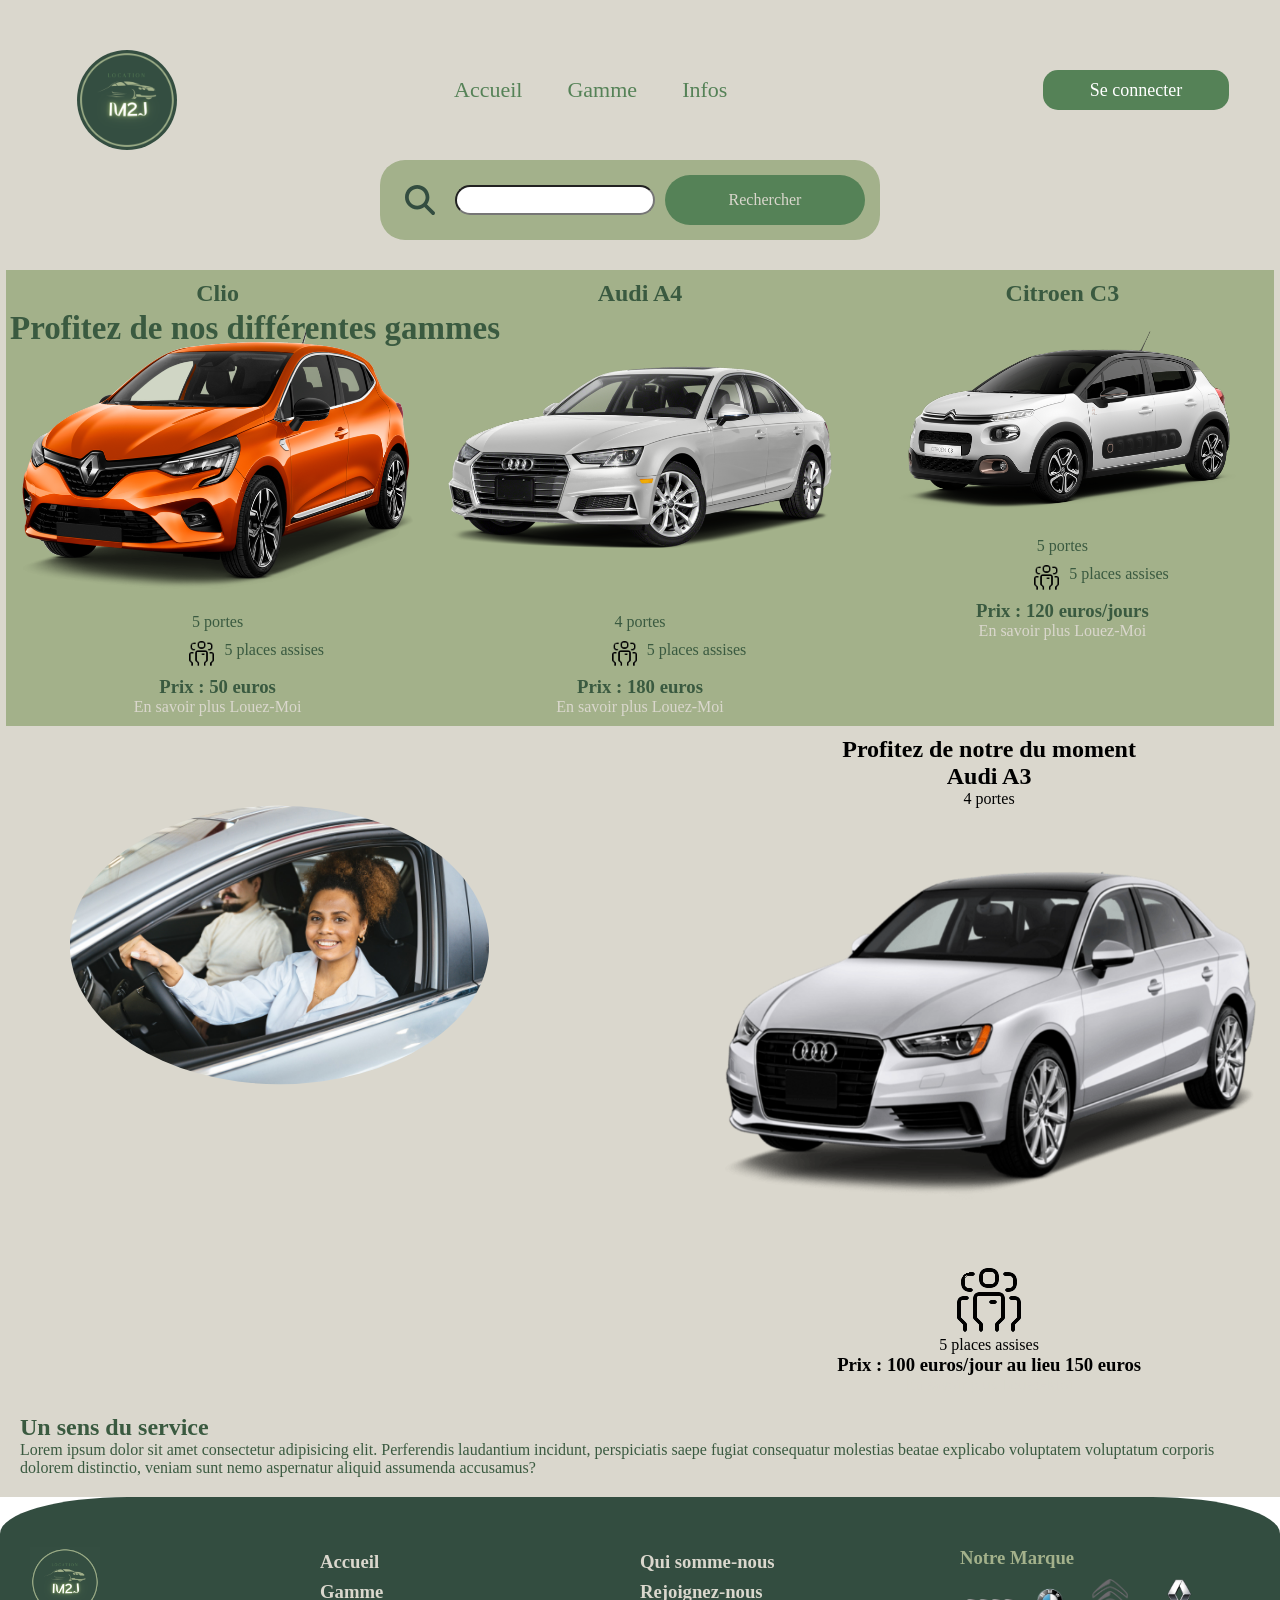
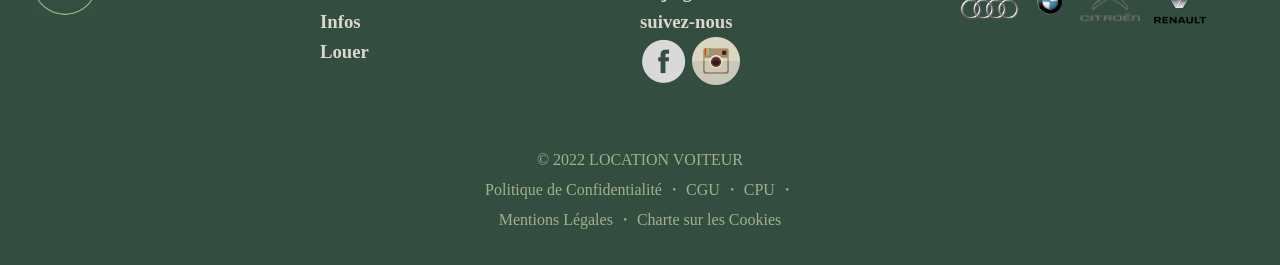
<file: index.html>
<!DOCTYPE html>
<html lang="fr">
<head>
    <script src="fa/fa/js/all.js" crossorigin="anonymous"></script>
    <meta charset="UTF-8">
    <meta http-equiv="X-UA-Compatible" content="IE=edge">
    <meta name="viewport" content="width=device-width, initial-scale=1.0">
    <title>Accueil</title>
    <link rel="stylesheet" href="style/style.css">
</head>

<body>
    <nav>
        <div class="nav-container">
            <div class="header-nav">
                <div class="logo">
                    <img src="img/logo-footer.png" alt="">
                </div>
                <div class="icone-burger">
                        <i class="fa-solid fa-bars"></i>
                </div>
            </div>
            <div class="nav-bar">
                <ul>
                    <li><a href="index.html">Accueil</a></li>
                    <li class="deroulant">
                        <a href="gamme-giniral.html">Gamme</a>
                        <ul class="sous">
                            <li><a href="gamme/haut-gamme.html">Gamme de luxe</a></li>
                            <li><a href="gamme/moyenne-gamme.html">Gamme moyenne</a></li>
                            <li><a href="gamme/entree-gamme.html">Entrée de gamme</a></li>
                        </ul>
                    </li>
                    <li class="deroulant">
                        <a href="">Infos</a>
                        <ul class="sous">
                            <li><a href="marqueInfo/info-audi.html">Audi</a></li>
                            <li><a href="marqueInfo/info-bmw.html">Bmw</a></li>
                            <li><a href="marqueInfo/info-citroen.html">Citroen</a></li>
                            <li><a href="marqueInfo/info-renault.html">Renault</a></li>
                        </ul>
                    </li>
                </ul>
            </div>
        </div>
        <div class="log">
            <div class="btn"><a href="connection.html">Se connecter</a></div>
        </div>
        <div class="search-container">
            <div class="search">
                <div class="icone-container">
                    <i class="fa-solid fa-magnifying-glass"></i>
                </div>
                <div class="input-search">
                    <input type="text">
                    <label for="">trouver un véhicule</label>
                </div>
                <div class="btn">
                    <a href="">Rechercher</a>
                </div>
            </div>
        </div>
    </nav>
    <div class="gamme">
        <div class="title-gamme">
            <h2>Profitez de nos différentes gammes</h2>
        </div>
        <div class="card-container">
            <div class="card-header">
                <h2>Clio</h2>
            </div>
            <div class="pictures">
                <img src="../img\renault\renault\clio\car_renault_clio5_resultat.png" alt="photo d'une Clio">
            </div>
            <div class="card-body">
                <p>5 portes</p>
                <div class="places">
                    <img src="../img/icone-pers.png" alt="icone de personnage">
                    <p>5 places assises</p>
                </div>
                    <h3>Prix : 50 euros </h3>
                    <a href="marqueInfo\info-renault.html">En savoir plus</a>
                    <a href="dispo.html">Louez-Moi</a>
            </div>
        </div>
        <div class="card-container">
            <div class="card-header">
                <h2>Audi A4</h2>
            </div>
            <div class="pictures">
                <img src="../img/audi/audi/a4/car_audi_a4_sedan_resultat.png" alt="photo d'une Audi A3">
            </div>
            <div class="card-body">
                <p>4 portes</p>
                <div class="places">
                    <img src="../img/icone-pers.png" alt="icone de personnage">
                    <p>5 places assises</p>
                </div>
                    <h3>Prix : 180 euros </h3>
                    <a href="marqueInfo\info-audi.html">En savoir plus</a>
                    <a href="dispo.html">Louez-Moi</a>
            </div>
        </div>
        <div class="card-container">
    <div class="card-header">
        <h2>Citroen C3</h2>
    </div>
    <div class="pictures">
        <img src="../img\citroen\citroen\c3\car_citroen_c3_resultat.png" alt="photo d'une Citroen C3">
    </div>
    <div class="card-body">
        <p>5 portes</p>
        <div class="places">
            <img src="../img/icone-pers.png" alt="icone de personnage">
            <p>5 places assises</p>
        </div>
            <h3>Prix : 120 euros/jours </h3>
            <a href="../marqueInfo/info-citroen.html">En savoir plus</a>
            <a href="dispo.html">Louez-Moi</a>
     </div>
 </div>
</div>
</div>
    <div class="container-accueil">
         <div class="bloc1">
        <div class="customers">
            <img src="img\customers.jpg" alt="client heureux">
        </div>
        <div class="offre-container">
            <div class="offre-title">
                <h2>Profitez de notre du moment</h2>
            </div>
            <div class="card-header">
                <h2>Audi A3</h2>
            </div>
            <div class="card-body">
                <p>4 portes</p>
                <div class="places exception">
            <div class="pictures">
                <img src="../img/audi/audi/a3/car_audi_a3_sedan_resultat.png" alt="photo d'une Audi A3">
            </div>
        </div>
                    <img src="../img/icone-pers.png" alt="icone de personnage">
                    <p>5 places assises</p>
                </div>
                    <h3>Prix : 100 euros/jour au lieu 150 euros </h3>
                    <a  id="audiOffre" href="marqueInfo\info-audi.html">En savoir plus</a>
                    <a href="dispo.html">Louez-Moi</a>
            </div>
        </div>
    </div>
        <div class="story-container">
            <h2>Un sens du service</h2>
            <p>Lorem ipsum dolor sit amet consectetur adipisicing elit. Perferendis laudantium incidunt, perspiciatis saepe fugiat consequatur molestias beatae explicabo voluptatem voluptatum corporis dolorem distinctio, veniam sunt nemo aspernatur aliquid assumenda accusamus?</p>
        </div>
        <footer>
            <div  class="fo">
            <div class="logo-fo">
                <img src="img/logo-footer.png" alt="">
            </div>
            <div class="me-fo">
                <ul>
                   <li><a href="index.html"><h3>Accueil</h3></a></li> 
                   <li><a href="index.html"><h3>Gamme</h3></a></li> 
                   <li><a href="index.html"><h3>Infos</h3></a></li> 
                   <li><a href="index.html"><h3>Louer</h3></a></li> 
                    
                </ul>
            </div>
            <div class="qui">
                
                <a href="index.html"><h3>Qui somme-nous</h3></a>
                <a href="connection.html"><h3>Rejoignez-nous</h3></a>
                <div class=" bo">
                   <a href=""> <h3>suivez-nous</h3></a>
                <a href="https://fr-fr.facebook.com/" ><img src="img/fac.png" alt=""></a>
                <a href="https://www.instagram.com/sem/campaign/emailsignup/?campaign_id=13560899667&extra_1=s|c|547348932193|e|instagram%20%27|&placement=&creative=547348932193&keyword=instagram%20%27&partner_id=googlesem&extra_2=campaignid%3D13560899667%26adgroupid%3D126262412054%26matchtype%3De%26network%3Dg%26source%3Dnotmobile%26search_or_content%3Ds%26device%3Dc%26devicemodel%3D%26adposition%3D%26target%3D%26targetid%3Dkwd-1321618851291%26loc_physical_ms%3D9056013%26loc_interest_ms%3D%26feeditemid%3D%26param1%3D%26param2%3D&gclid=Cj0KCQiA1ZGcBhCoARIsAGQ0kkr-qWm5yWAMqI8497OEYXVjtUUdBW946gtNEhVdmNzk-gaoBA-7kj0aAjceEALw_wcB"><img src="img/ins.png" alt=""></a>
            </div>
            </div>
           
            <div class="marc">
            <h3>Notre Marque</h3>
            <ul>
                <li><div class="aud"><img src="img/aud.png" alt=""></div></li>
                <li><div class="aud1"><img src="img/bmw.png" alt=""></div></li>
                <li><div class="aud2"><img src="img/Citroen_logo.png" alt=""></div></li>
                <li><div class="aud3"><img src="img/Renault.png" alt=""></div></li>
            </ul>
            </div>
            </div>
            <div class="fin">
                <p>&copy; 2022 LOCATION VOITEUR</p>
                <p>Politique de Confidentialité ・ CGU ・ CPU ・</p>
                <p>Mentions Légales ・ Charte sur les Cookies</p>
            </div>
        </footer>
    <script src="app.js"></script>
</body>

</html>
</file>
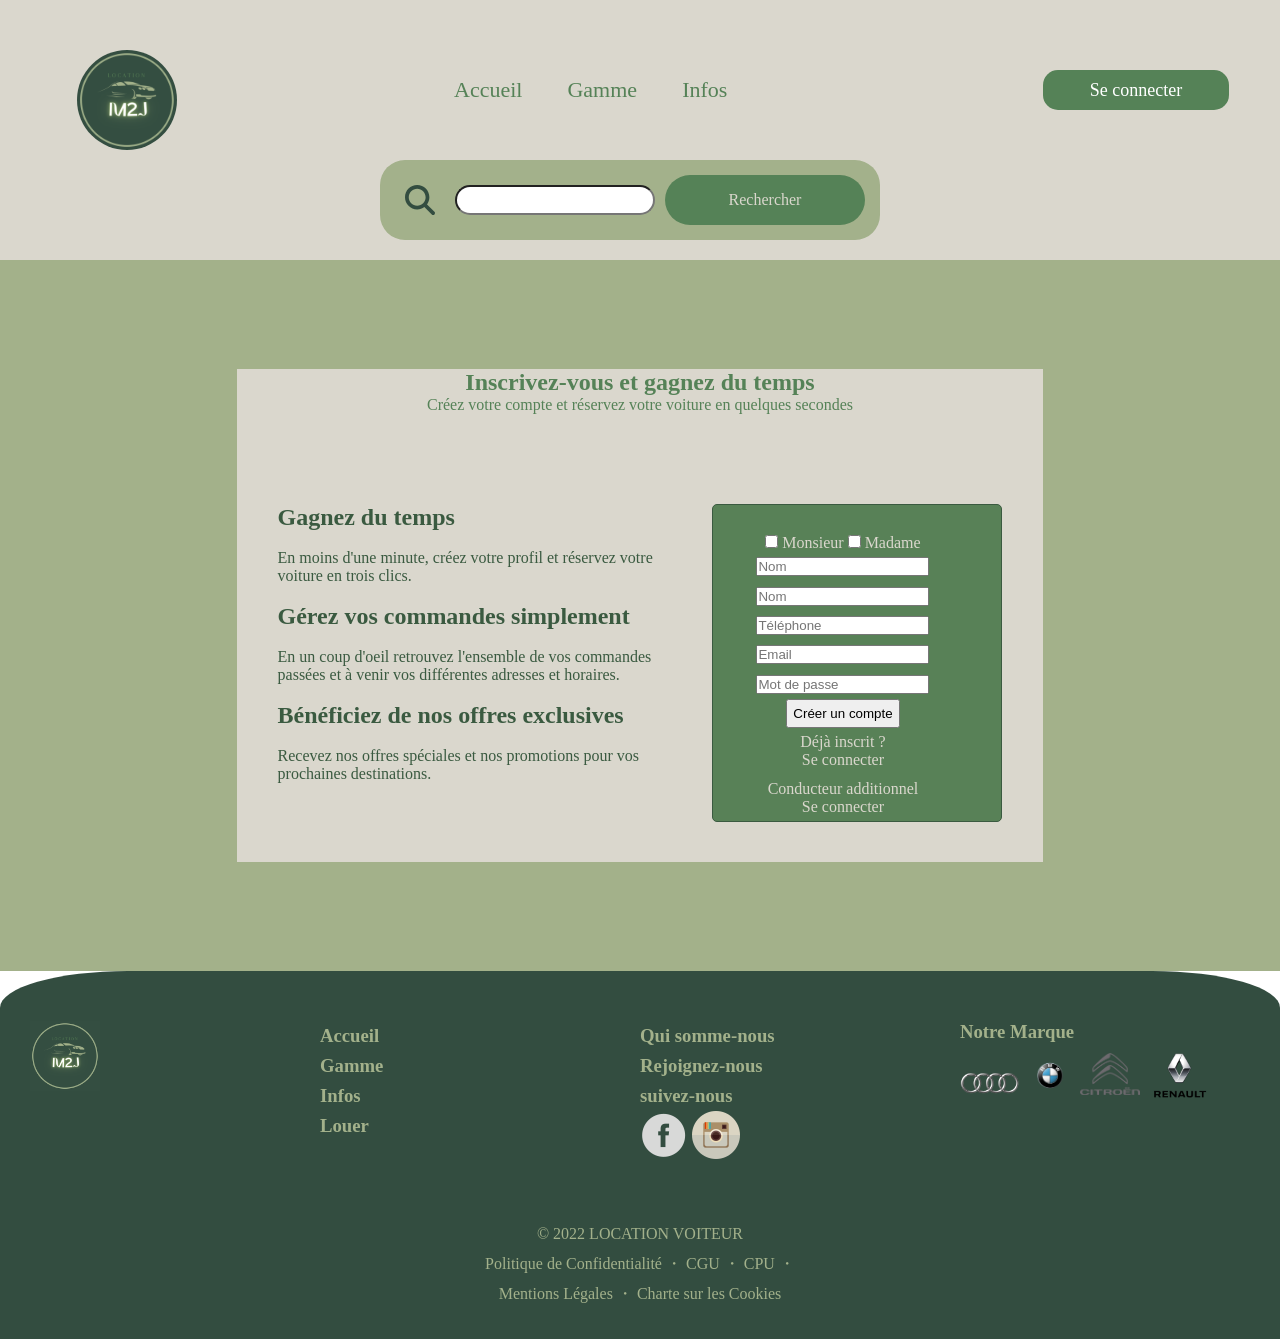
<file: connection.html>
<!DOCTYPE html>
<html lang="fr">
<head>
    <script src="../fa/fa/js/all.js" crossorigin="anonymous"></script>
    <meta charset="UTF-8">
    <meta http-equiv="X-UA-Compatible" content="IE=edge">
    <meta name="viewport" content="width=device-width, initial-scale=1.0">
    <title>Connection</title>
    <link rel="stylesheet" href="../style/style.css">
</head>
<body>
    <nav>
        <div class="nav-container">
            <div class="header-nav">
                <div class="logo">
                    <img src="img/logo-footer.png" alt="">
                </div>
                <div class="icone-burger">
                        <i class="fa-solid fa-bars"></i>
                </div>
            </div>
            <div class="nav-bar">
                <ul>
                    <li><a href="index.html">Accueil</a></li>
                    <li class="deroulant">
                        <a href="gamme-giniral.html">Gamme</a>
                        <ul class="sous">
                            <li><a href="gamme/haut-gamme.html">Gamme de luxe</a></li>
                            <li><a href="gamme/moyenne-gamme.html">Gamme moyenne</a></li>
                            <li><a href="gamme/entree-gamme.html">Entrée de gamme</a></li>
                        </ul>
                    </li>
                    <li class="deroulant">
                        <a href="">Infos</a>
                        <ul class="sous">
                            <li><a href="marqueInfo/info-audi.html">Audi</a></li>
                            <li><a href="marqueInfo/info-bmw.html">Bmw</a></li>
                            <li><a href="marqueInfo/info-citroen.html">Citroen</a></li>
                            <li><a href="marqueInfo/info-renault.html">Renault</a></li>
                        </ul>
                    </li>
                </ul>
            </div>
        </div>
        <div class="log">
            <div class="btn"><a href="connection.html">Se connecter</a></div>
        </div>
        <div class="search-container">
            <div class="search">
                <div class="icone-container">
                    <i class="fa-solid fa-magnifying-glass"></i>
                </div>
                <div class="input-search">
                    <input type="text">
                    <label for="">trouver un véhicule</label>
                </div>
                <div class="btn">
                    <p>Rechercher</p>
                </div>
            </div>
        </div>
    </nav>
    <div class="container-connection">
        <div class="container-connection">
            <div class="connect-title">
                <h2>Inscrivez-vous et gagnez du temps</h2>
                <p>Créez votre compte et réservez votre voiture en quelques secondes </p>
            </div>
            <form action="" class="form-container">
                <div class="conne">
                    <h2>Gagnez du temps</h2><br><p> En moins d'une minute, créez votre profil et réservez votre voiture en trois clics.</p><br>
                    <h2>Gérez vos commandes simplement
                 </h2><br><p>     En un coup d'oeil retrouvez l'ensemble 
                      de vos commandes passées et à venir
                       vos différentes adresses et horaires.</p><br>
                    <h2>Bénéficiez de nos offres exclusives
                    
                     </h2><br><p>  Recevez nos offres spéciales et nos promotions 
                     pour vos prochaines destinations.</p><br>
                </div>
                <div class="conne1">
                  <div clas="checkbox">
                      <input type="checkbox">
                      <label for="">Monsieur</label>
                      <input type="checkbox">
                      <label for="">Madame</label>
                  </div>
                  <div class="name">    
                      <input type="text"placeholder="Nom">
                  </div>
                  <div class="prenom">
                      
                      <input type="text" placeholder="Nom">
                  </div>
                  <div class="telephone">
                    
                      <input type="text" placeholder="Téléphone">
                  </div>
                  <div class="email">
                      
                      <input type="email"placeholder="Email">
                  </div>
                  <div class="password">
                      
                      <input type="password" placeholder="Mot de passe">
                  </div>
                  <button type="submit">Créer un compte</button>
                  <div class="log-in">
                      <a href="">Déjà inscrit ?</a><p>Se connecter</p>
                  </div>
                  <div class="log-in">
                      <a href="">Conducteur additionnel</a><p>Se connecter</p>
                  </div>
                </div>
              </form> 
      </div>
    </div>
    <footer>
        <div  class="fo">
        <div class="logo-fo">
            <img src="img/logo-footer.png" alt="">
        </div>
        
        <div class="me-fo">
            <ul>
                <li><h3>Accueil</h3></li>
                <li><h3>Gamme</h3></li>
                <li><h3>Infos</h3></li>
                <li><h3>Louer</h3></li>
            </ul>
        </div>
        <div class="qui">
            
            <h3>Qui somme-nous</h3>
            <h3>Rejoignez-nous</h3>
            <div class=" bo">
                <h3>suivez-nous</h3>
            <img src="img/fac.png" alt="">
            <img src="img/ins.png" alt="">
        </div>
        </div>
       
        <div class="marc">
        <h3>Notre Marque</h3>
        <ul>
            <li><div class="aud"><img src="img/aud.png" alt=""></div></li>
            <li><div class="aud1"><img src="img/bmw.png" alt=""></div></li>
            <li><div class="aud2"><img src="img/Citroen_logo.png" alt=""></div></li>
            <li><div class="aud3"><img src="img/Renault.png" alt=""></div></li>
        </ul>
        </div>
        </div>
        <div class="fin">
            <p>&copy; 2022 LOCATION VOITEUR</p>
            <p>Politique de Confidentialité ・ CGU ・ CPU ・</p>
            <p>Mentions Légales ・ Charte sur les Cookies</p>
        </div>
    </footer>
    <script src="../app.js"></script>
</body>
</html>
</file>
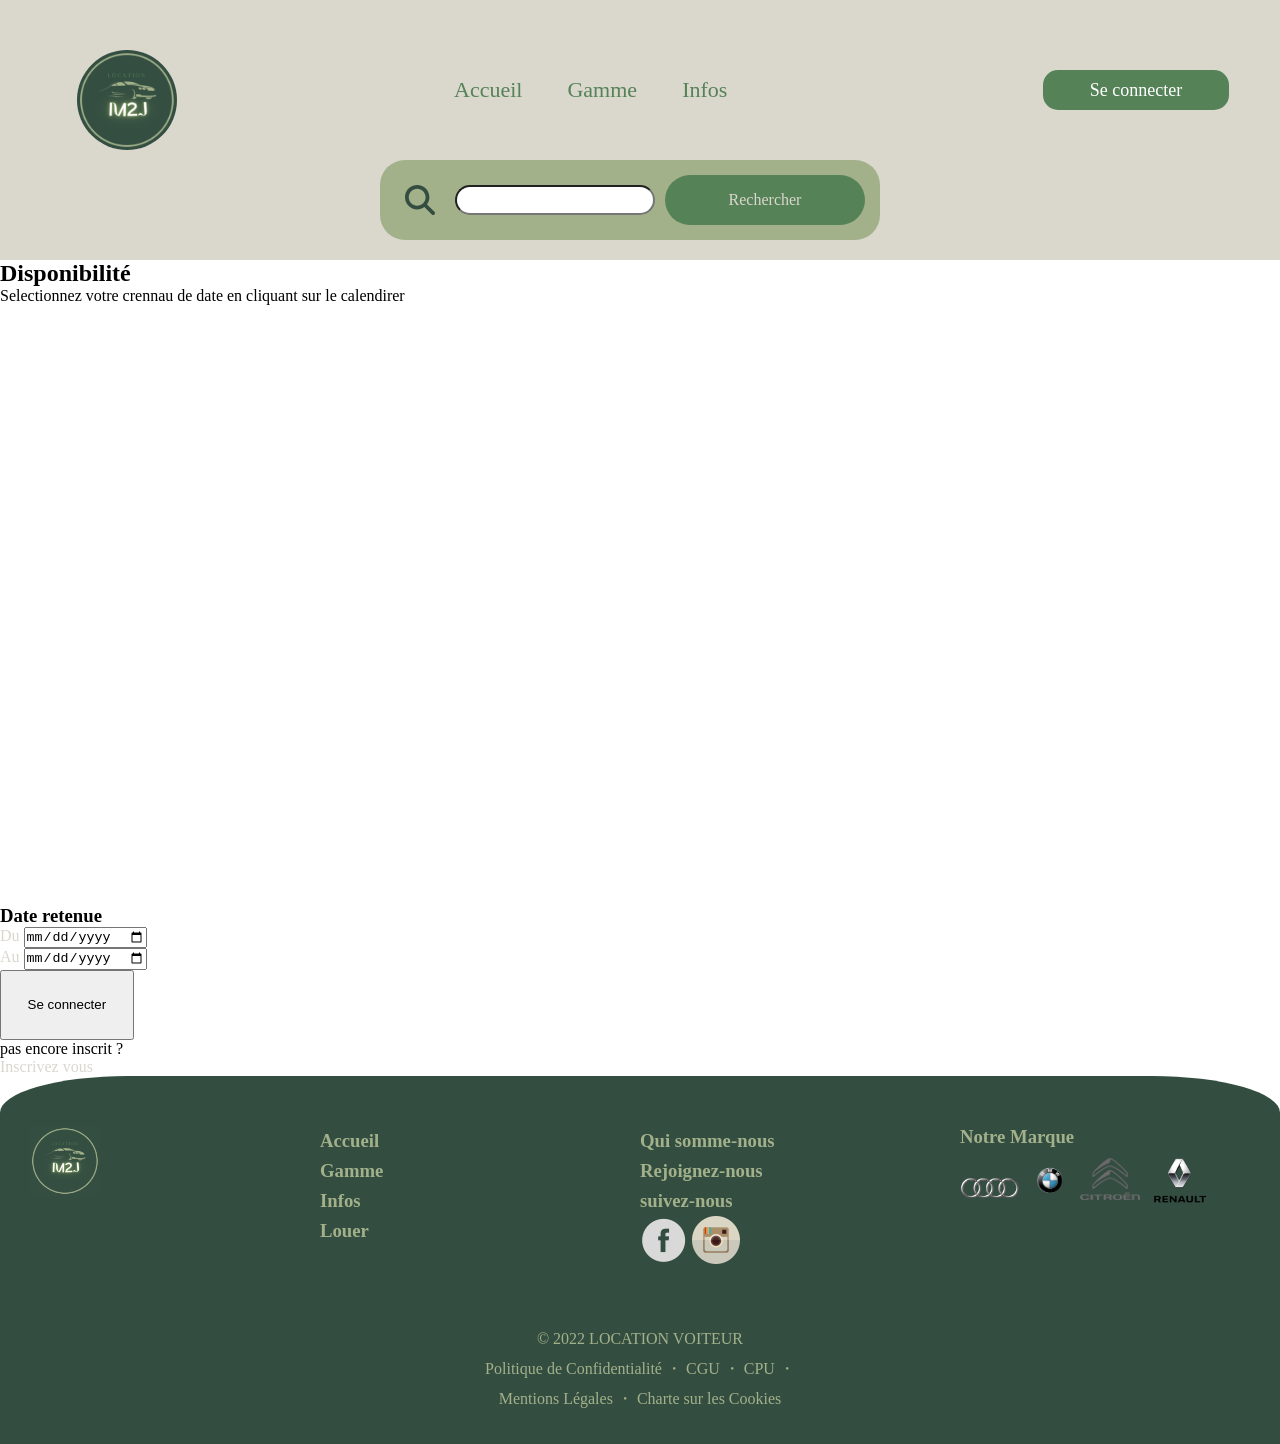
<file: dispo.html>
<html lang="fr">
<head>
    <script src="fa/fa/js/all.js" crossorigin="anonymous"></script>
    <meta charset="UTF-8">
    <meta http-equiv="X-UA-Compatible" content="IE=edge">
    <meta name="viewport" content="width=device-width, initial-scale=1.0">
    <title>Accueil</title>
    <link rel="stylesheet" href="style/style.css">
</head>
<body>
    <nav>
        <div class="nav-container">
            <div class="header-nav">
                <div class="logo">
                    <img src="img/logo-footer.png" alt="">
                </div>
                <div class="icone-burger">
                        <i class="fa-solid fa-bars"></i>
                </div>
            </div>
            <div class="nav-bar">
                <ul>
                    <li><a href="index.html">Accueil</a></li>
                    <li class="deroulant">
                        <a href="gamme-giniral.html">Gamme</a>
                        <ul class="sous">
                            <li><a href="gamme/haut-gamme.html">Gamme de luxe</a></li>
                            <li><a href="gamme/moyenne-gamme.html">Gamme moyenne</a></li>
                            <li><a href="gamme/entree-gamme.html">Entrée de gamme</a></li>
                        </ul>
                    </li>
                    <li class="deroulant">
                        <a href="">Infos</a>
                        <ul class="sous">
                            <li><a href="marqueInfo/info-audi.html">Audi</a></li>
                            <li><a href="marqueInfo/info-bmw.html">Bmw</a></li>
                            <li><a href="marqueInfo/info-citroen.html">Citroen</a></li>
                            <li><a href="marqueInfo/info-renault.html">Renault</a></li>
                        </ul>
                    </li>
                </ul>
            </div>
        </div>
        <div class="log">
            <div class="btn"><a href="connection.html">Se connecter</a></div>
        </div>
        <div class="search-container">
            <div class="search">
                <div class="icone-container">
                    <i class="fa-solid fa-magnifying-glass"></i>
                </div>
                <div class="input-search">
                    <input type="text">
                    <label for="">trouver un véhicule</label>
                </div>
                <div class="btn">
                    <p>Rechercher</p>
                </div>
            </div>
        </div>
    </nav>
    <div class="container-disponibilite">
        <div class="title">
            <h2>Disponibilité</h2>
        </div>
        <div class="paragraphe">
            <p>Selectionnez votre crennau de date en cliquant sur le calendirer</p>
        </div>
        <div class="calendar">
            <iframe src="https://calendar.google.com/calendar/embed?src=d72221d168b9d5e8f77ba67d014c4658794854ddc87f76462f0f256cc4cb1511%40group.calendar.google.com&ctz=Europe%2FParis" style="border: 0" width="800" height="600" frameborder="0" scrolling="no"></iframe>
        </div>
        <div class="selected-date">
            <h3>Date retenue</h3>
            <div class="start-rent">
                <label for="">Du</label>
                <input type="date">
            </div>
            <div class="end-rent">
                <label for="">Au</label>
                <input type="date">
            </div>
            <div class="btn-container">
                <button>Se connecter</button>
                <p>pas encore inscrit ?</p>
                <p><a href="connection.html">Inscrivez vous</a></p>
            </div>
        </div>
    </div>
    <footer>
        <div  class="fo">
        <div class="logo-fo">
            <img src="img/logo-footer.png" alt="">
        </div>
        
        <div class="me-fo">
            <ul>
                <li><h3>Accueil</h3></li>
                <li><h3>Gamme</h3></li>
                <li><h3>Infos</h3></li>
                <li><h3>Louer</h3></li>
            </ul>
        </div>
        <div class="qui">
            
            <h3>Qui somme-nous</h3>
            <h3>Rejoignez-nous</h3>
            <div class=" bo">
                <h3>suivez-nous</h3>
            <img src="img/fac.png" alt="">
            <img src="img/ins.png" alt="">
        </div>
        </div>
       
        <div class="marc">
        <h3>Notre Marque</h3>
        <ul>
            <li><div class="aud"><img src="img/aud.png" alt=""></div></li>
            <li><div class="aud1"><img src="img/bmw.png" alt=""></div></li>
            <li><div class="aud2"><img src="img/Citroen_logo.png" alt=""></div></li>
            <li><div class="aud3"><img src="img/Renault.png" alt=""></div></li>
        </ul>
        </div>
        </div>
        <div class="fin">
            <p>&copy; 2022 LOCATION VOITEUR</p>
            <p>Politique de Confidentialité ・ CGU ・ CPU ・</p>
            <p>Mentions Légales ・ Charte sur les Cookies</p>
        </div>
    </footer>
    <script src="app.js"></script>
</body>
</html>
</file>
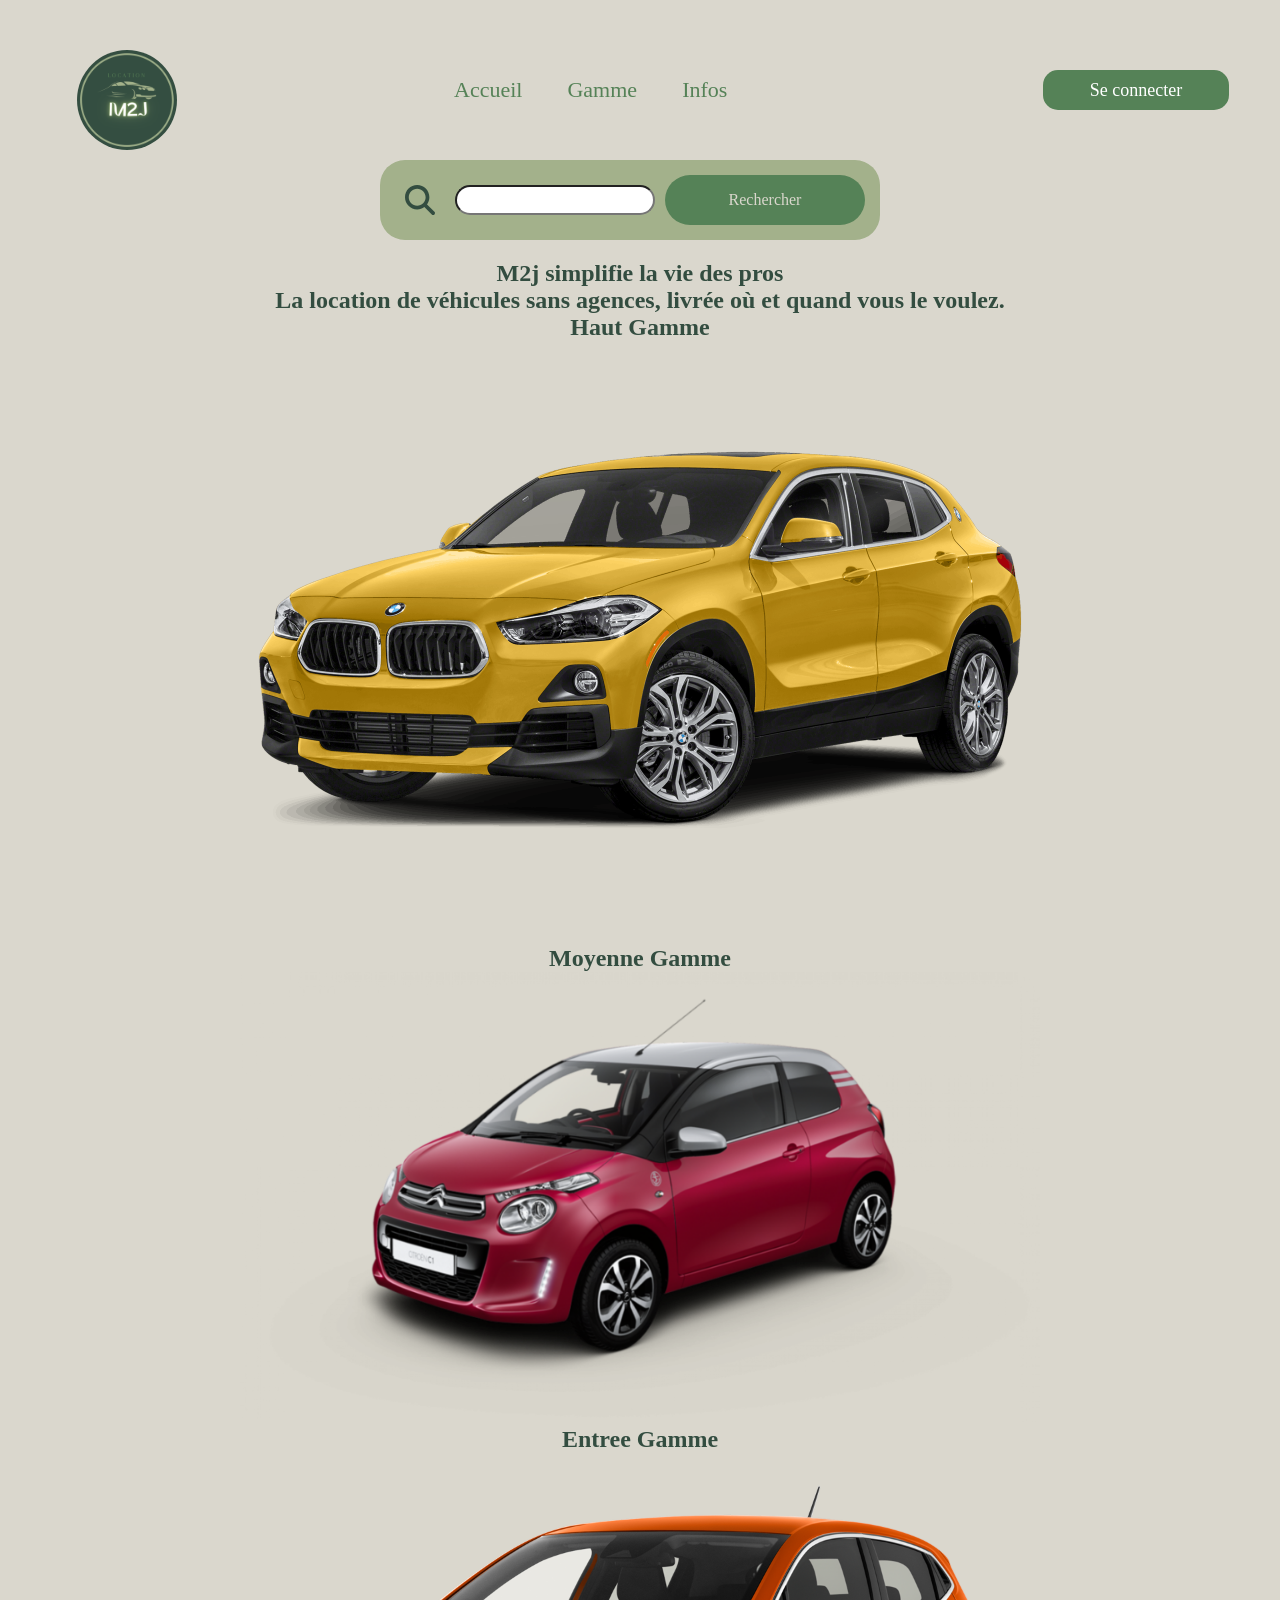
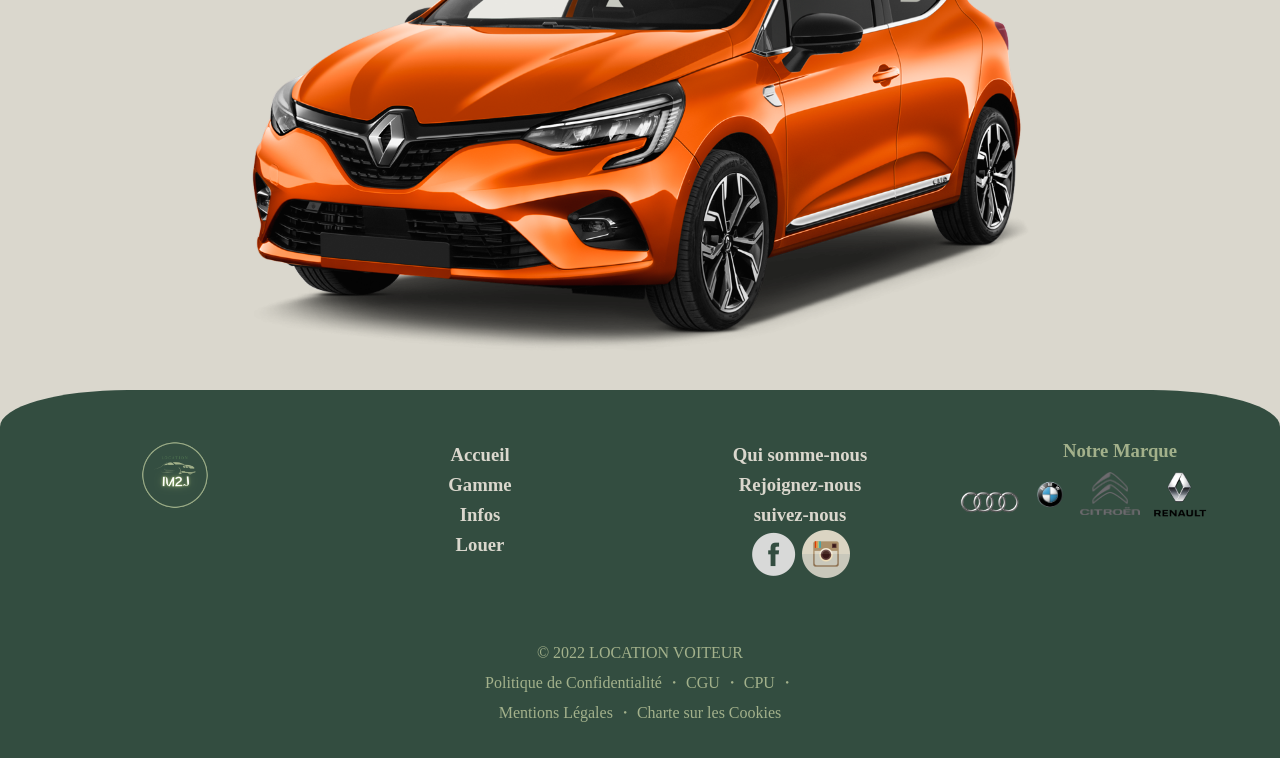
<file: gamme-giniral.html>
<!DOCTYPE html>
<html lang="fr">
<head>
    <script src="fa/fa/js/all.js" crossorigin="anonymous"></script>
    <meta charset="UTF-8">
    <meta http-equiv="X-UA-Compatible" content="IE=edge">
    <meta name="viewport" content="width=device-width, initial-scale=1.0">
    <title>Accueil</title>
    <link rel="stylesheet" href="style/style.css">
</head>
<body>
  <nav>
    <div class="nav-container">
        <div class="header-nav">
            <div class="logo">
                <img src="img/logo-footer.png" alt="">
            </div>
            <div class="icone-burger">
                    <i class="fa-solid fa-bars"></i>
            </div>
        </div>
        <div class="nav-bar">
            <ul>
                <li><a href="index.html">Accueil</a></li>
                <li class="deroulant">
                    <a href="gamme-giniral.html">Gamme</a>
                    <ul class="sous">
                        <li><a href="gamme/haut-gamme.html">Gamme de luxe</a></li>
                        <li><a href="gamme/moyenne-gamme.html">Gamme moyenne</a></li>
                        <li><a href="gamme/entree-gamme.html">Entrée de gamme</a></li>
                    </ul>
                </li>
                <li class="deroulant">
                    <a href="">Infos</a>
                    <ul class="sous">
                        <li><a href="marqueInfo/info-audi.html">Audi</a></li>
                        <li><a href="marqueInfo/info-bmw.html">Bmw</a></li>
                        <li><a href="marqueInfo/info-citroen.html">Citroen</a></li>
                        <li><a href="marqueInfo/info-renault.html">Renault</a></li>
                    </ul>
                </li>
            </ul>
        </div>
    </div>
    <div class="log">
        <div class="btn"><a href="connection.html">Se connecter</a></div>
    </div>
    <div class="search-container">
        <div class="search">
            <div class="icone-container">
                <i class="fa-solid fa-magnifying-glass"></i>
            </div>
            <div class="input-search">
                <input type="text">
                <label for="">trouver un véhicule</label>
            </div>
            <div class="btn">
                <a href="">Rechercher</a>
            </div>
        </div>
    </div>
</nav>
    <div class="container-gammeginiral">
        <div class="debu">
           <h2>M2j
            simplifie la vie des pros</h2>
            <h2>La location de véhicules sans agences, livrée où et quand vous le voulez.</h2>
        </div>
        <div class="model-gamme">
          <div class="contenu_carou_auto">
              <div><h2>Haut Gamme</h2></div>
            <div class="caroussel-image">    
               <a href="haut-gamme.html"> <img src="img/bmw/bmw/x2/car_bmw_x2_suv.png" alt=""></a> 
            </div>
          </div>
         <div class="contenu_carou_auto">
            <div><h2>Moyenne Gamme</h2></div>
            <div class="caroussel-image2">
               <a href="moyenne-gamme.html"><img src="img/citroen/citroen/c1/car_citroen_c1.png" alt=""></a> 
            </div>
          </div>
          <div class="contenu_carou_auto">
            <div><h2>Entree Gamme</h2></div>
            <div class="caroussel-image3">
               <a href="entree-gamme"><img src="img/renault/renault/clio/car_renault_clio5.png" alt=""></a>   
              </div>
         <div>
        </div>
   </div>
   <footer>
    <div  class="fo">
    <div class="logo-fo">
        <img src="img/logo-footer.png" alt="">
    </div>
    <div class="me-fo">
        <ul>
           <li><a href="index.html"><h3>Accueil</h3></a></li> 
           <li><a href="index.html"><h3>Gamme</h3></a></li> 
           <li><a href="index.html"><h3>Infos</h3></a></li> 
           <li><a href="index.html"><h3>Louer</h3></a></li> 
            
        </ul>
    </div>
    <div class="qui">
        
        <a href="index.html"><h3>Qui somme-nous</h3></a>
        <a href="connection.html"><h3>Rejoignez-nous</h3></a>
        <div class=" bo">
           <a href=""> <h3>suivez-nous</h3></a>
        <a href="https://fr-fr.facebook.com/" ><img src="img/fac.png" alt=""></a>
        <a href="https://www.instagram.com/sem/campaign/emailsignup/?campaign_id=13560899667&extra_1=s|c|547348932193|e|instagram%20%27|&placement=&creative=547348932193&keyword=instagram%20%27&partner_id=googlesem&extra_2=campaignid%3D13560899667%26adgroupid%3D126262412054%26matchtype%3De%26network%3Dg%26source%3Dnotmobile%26search_or_content%3Ds%26device%3Dc%26devicemodel%3D%26adposition%3D%26target%3D%26targetid%3Dkwd-1321618851291%26loc_physical_ms%3D9056013%26loc_interest_ms%3D%26feeditemid%3D%26param1%3D%26param2%3D&gclid=Cj0KCQiA1ZGcBhCoARIsAGQ0kkr-qWm5yWAMqI8497OEYXVjtUUdBW946gtNEhVdmNzk-gaoBA-7kj0aAjceEALw_wcB"><img src="img/ins.png" alt=""></a>
    </div>
    </div>
   
    <div class="marc">
    <h3>Notre Marque</h3>
    <ul>
        <li><div class="aud"><img src="img/aud.png" alt=""></div></li>
        <li><div class="aud1"><img src="img/bmw.png" alt=""></div></li>
        <li><div class="aud2"><img src="img/Citroen_logo.png" alt=""></div></li>
        <li><div class="aud3"><img src="img/Renault.png" alt=""></div></li>
    </ul>
    </div>
    </div>
    <div class="fin">
        <p>&copy; 2022 LOCATION VOITEUR</p>
        <p>Politique de Confidentialité ・ CGU ・ CPU ・</p>
        <p>Mentions Légales ・ Charte sur les Cookies</p>
    </div>
</footer>
    <script src="app.js"></script>   
</body>
</html>
</file>
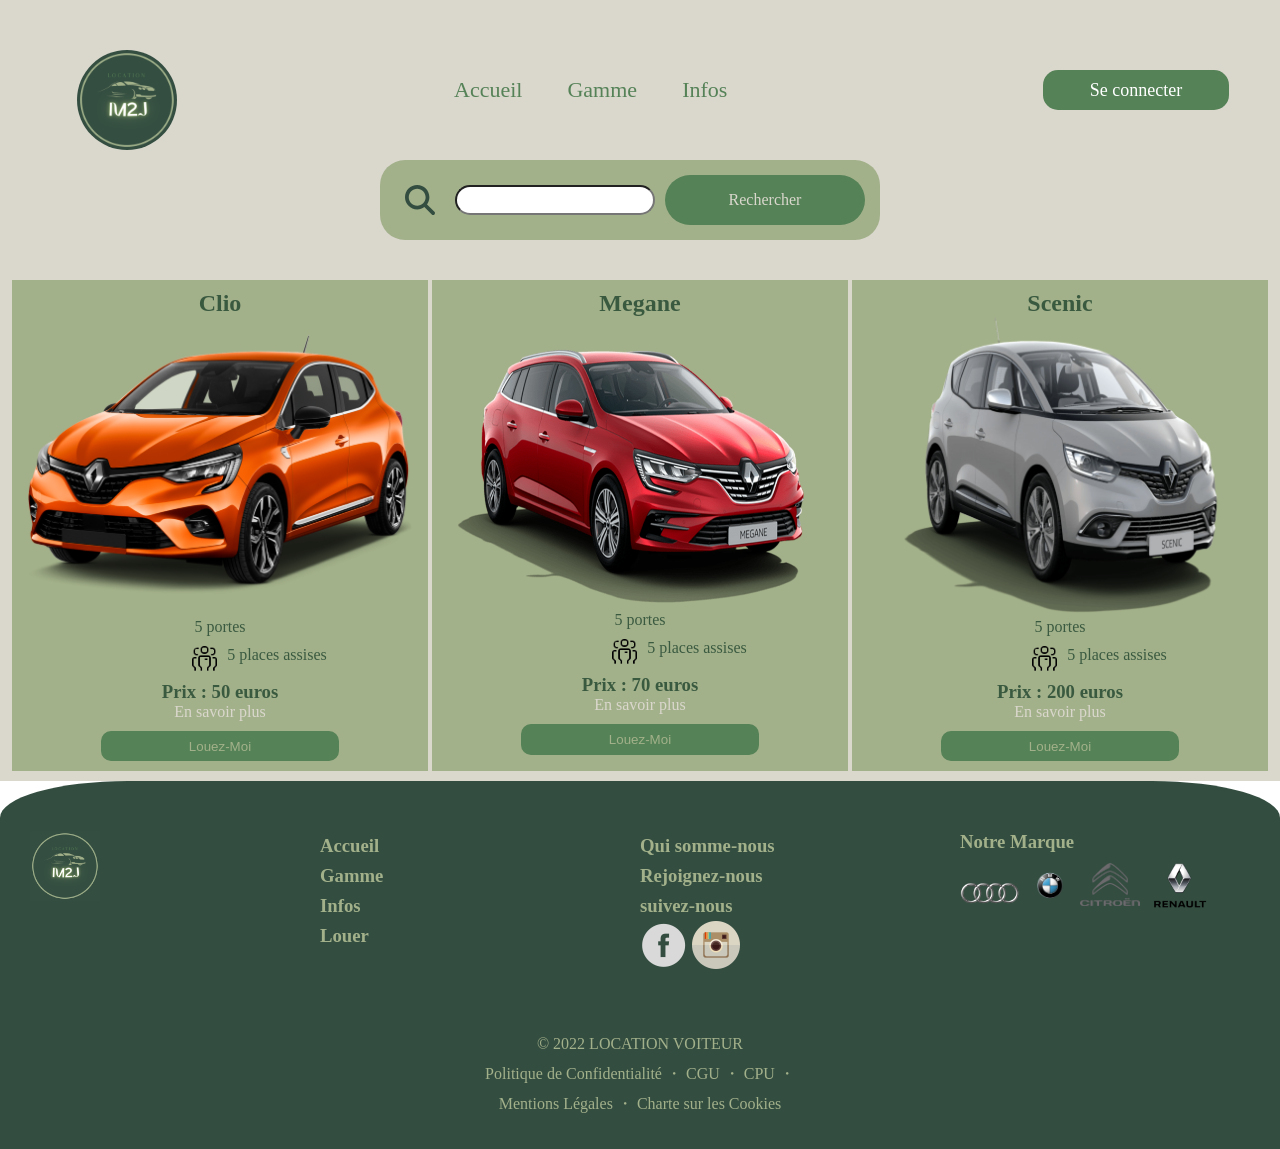
<file: gamme/entree-gamme.html>
<!DOCTYPE html>
<html lang="fr">
<head>
    <script src="../fa/fa/js/all.js" crossorigin="anonymous"></script>
    <meta charset="UTF-8">
    <meta http-equiv="X-UA-Compatible" content="IE=edge">
    <meta name="viewport" content="width=device-width, initial-scale=1.0">
    <title>Modèle haut de gamme</title>
    <link rel="stylesheet" href="../style/style.css">
</head>
<body>
    <nav>
        <div class="nav-container">
            <div class="header-nav">
                <div class="logo">
                    <img src="../img/logo-footer.png" alt="">
                </div>
                <div class="icone-burger">
                        <i class="fa-solid fa-bars"></i>
                </div>
            </div>
            <div class="nav-bar">
                <ul>
                    <li><a href="../index.html">Accueil</a></li>
                    <li class="deroulant">
                        <a href="../gamme-giniral.html">Gamme</a>
                        <ul class="sous">
                            <li><a href="../gamme/haut-gamme.html">Gamme de luxe</a></li>
                            <li><a href="../gamme/moyenne-gamme.html">Gamme moyenne</a></li>
                            <li><a href="../gamme/entree-gamme.html">Entrée de gamme</a></li>
                        </ul>
                    </li>
                    <li class="deroulant">
                        <a href="">Infos</a>
                        <ul class="sous">
                            <li><a href="../marqueInfo/info-audi.html">Audi</a></li>
                            <li><a href="../marqueInfo/info-bmw.html">Bmw</a></li>
                            <li><a href="../marqueInfo/info-citroen.html">Citroen</a></li>
                            <li><a href="../marqueInfo/info-renault.html">Renault</a></li>
                        </ul>
                    </li>
                </ul>
            </div>
        </div>
        <div class="log">
            <div class="btn"><a href="../connection.html">Se connecter</a></div>
        </div>
        <div class="search-container">
            <div class="search">
                <div class="icone-container">
                    <i class="fa-solid fa-magnifying-glass"></i>
                </div>
                <div class="input-search">
                    <input type="text">
                    <label for="">trouver un véhicule</label>
                </div>
                <div class="btn">
                    <p>Rechercher</p>
                </div>
            </div>
        </div>
    </nav>
    <div class="container-gamme">
        <div class="card-container">
            <div class="card-header">
                <h2>Clio</h2>
            </div>
            <div class="pictures">
                <img src="../img/renault/renault/clio/car_renault_clio5_resultat.png" alt="photo d'une Clio">
            </div>
            <div class="card-body">
                <p>5 portes</p>
                <div class="places">
                    <img src="../img/icone-pers.png" alt="icone de personnage">
                    <p>5 places assises</p>
                </div>
                    <h3>Prix : 50 euros </h3>
                    <a href="../marqueInfo/info-renault.html">En savoir plus</a>
                    <div class="butt"><a href="../dispo.html"><button>Louez-Moi</button> </a></div>
            </div>
        </div>
        <div class="card-container">
            <div class="card-header">
                <h2>Megane</h2>
            </div>
            <div class="pictures">
                <img src="../img/renault/renault/megane/car_renault_megane_sedan.png" alt="photo d'une Megane">
            </div>
            <div class="card-body">
                <p>5 portes</p>
                <div class="places">
                    <img src="../img/icone-pers.png" alt="icone de personnage">
                    <p>5 places assises</p>
                </div>
                    <h3>Prix : 70 euros </h3>
                    <a href="../marqueInfo\info-renault.html">En savoir plus</a>
                    <div class="butt"><a href="../dispo.html"><button>Louez-Moi</button> </a></div>
            </div>
        </div>
        <div class="card-container">
            <div class="card-header">
                <h2>Scenic</h2>
            </div>
            <div class="pictures">
                <img src="../img/renault/renault/scenic/car_renault_scenic.png" alt="photo d'une Scenic">
            </div>
            <div class="card-body">
                <p>5 portes</p>
                <div class="places">
                    <img src="../img/icone-pers.png" alt="icone de personnage">
                    <p>5 places assises</p>
                </div>
                    <h3>Prix : 200 euros </h3>
                    <a href="../marqueInfo\info-renault.html">En savoir plus</a>
                    <div class="butt"><a href="../dispo.html"><button>Louez-Moi</button> </a></div>
            </div>
        </div>
    </div>
    <footer>
        <div  class="fo">
        <div class="logo-fo">
            <img src="../img/logo-footer.png" alt="">
        </div>
        
        <div class="me-fo">
            <ul>
                <li><h3>Accueil</h3></li>
                <li><h3>Gamme</h3></li>
                <li><h3>Infos</h3></li>
                <li><h3>Louer</h3></li>
            </ul>
        </div>
        <div class="qui">
            
            <h3>Qui somme-nous</h3>
            <h3>Rejoignez-nous</h3>
            <div class=" bo">
                <h3>suivez-nous</h3>
            <img src="../img/fac.png" alt="">
            <img src="../img/ins.png" alt="">
        </div>
        </div>
       
        <div class="marc">
        <h3>Notre Marque</h3>
        <ul>
            <li><div class="aud"><img src="../img/aud.png" alt=""></div></li>
            <li><div class="aud1"><img src="../img/bmw.png" alt=""></div></li>
            <li><div class="aud2"><img src="../img/Citroen_logo.png" alt=""></div></li>
            <li><div class="aud3"><img src="../img/Renault.png" alt=""></div></li>
        </ul>
        </div>
        </div>
        <div class="fin">
            <p>&copy; 2022 LOCATION VOITEUR</p>
            <p>Politique de Confidentialité ・ CGU ・ CPU ・</p>
            <p>Mentions Légales ・ Charte sur les Cookies</p>
        </div>
    </footer>
    <script src="../app.js"></script>
</body>
</html>
</file>
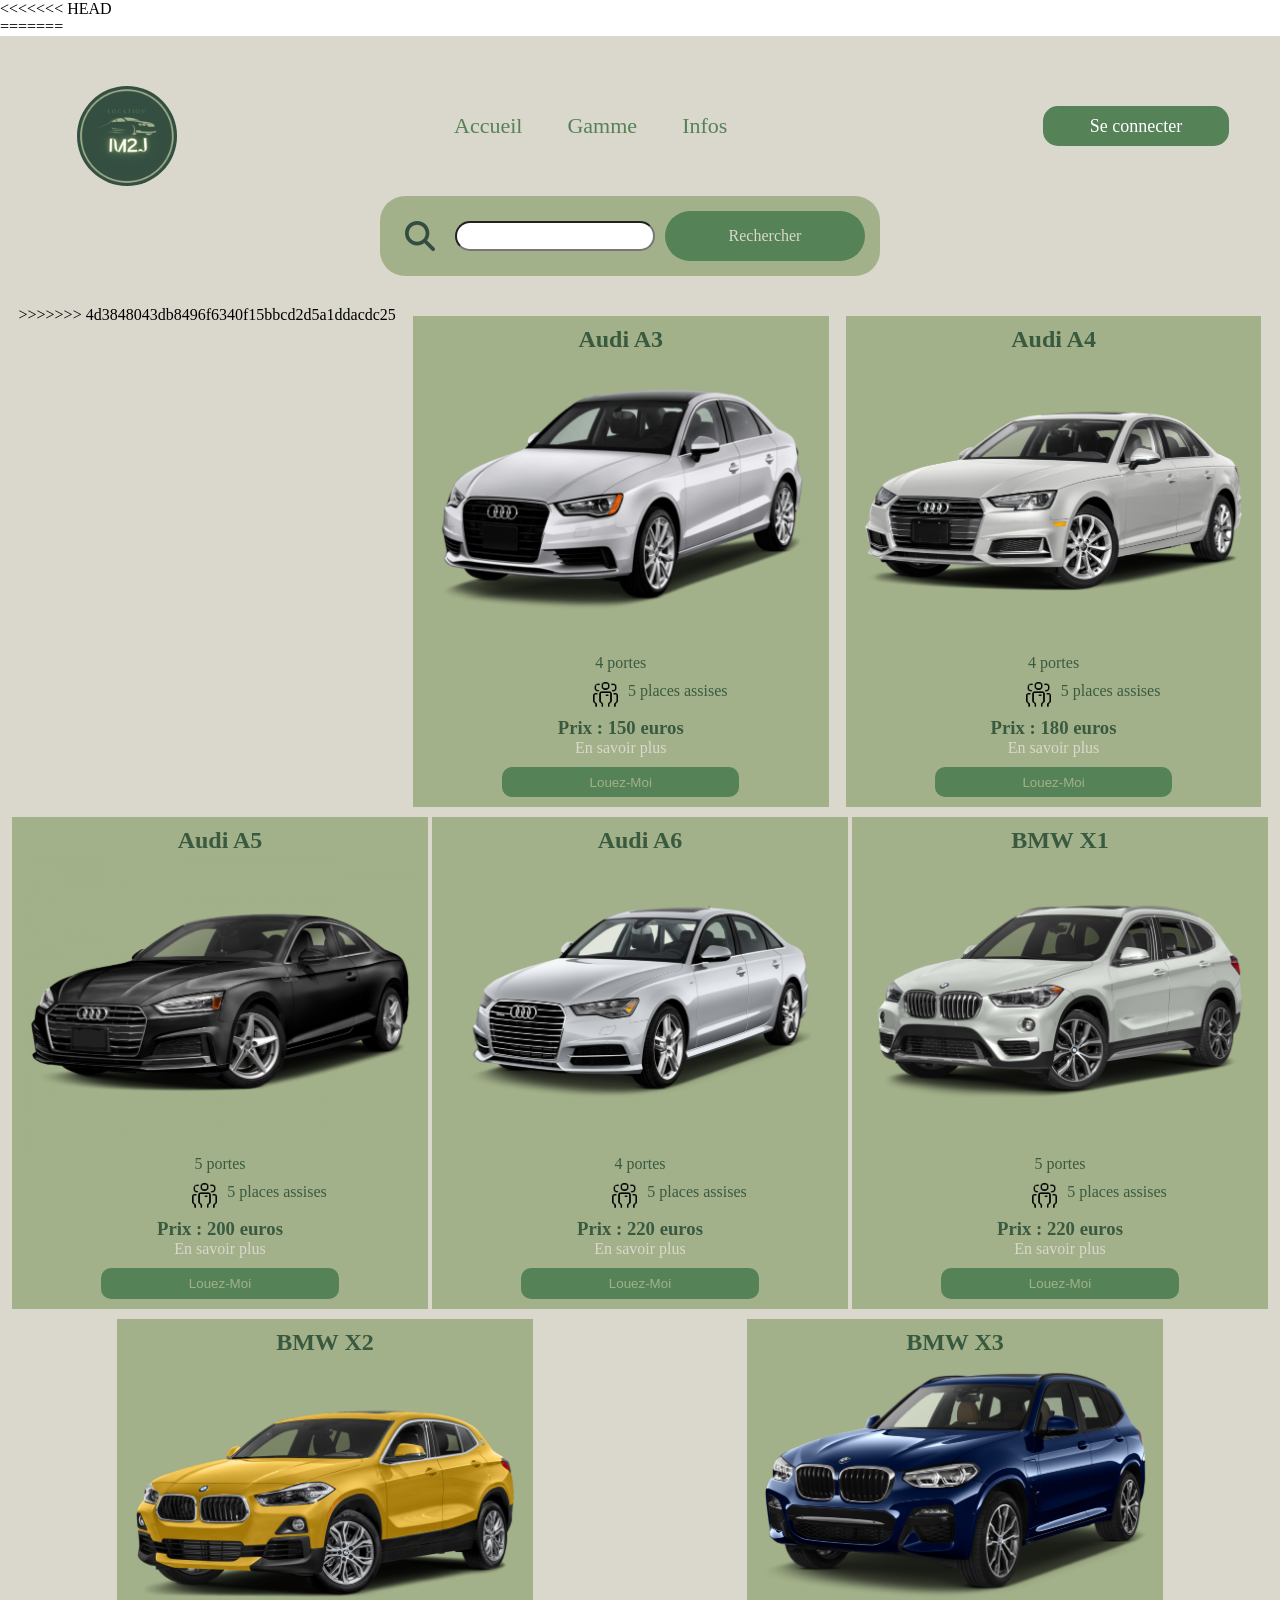
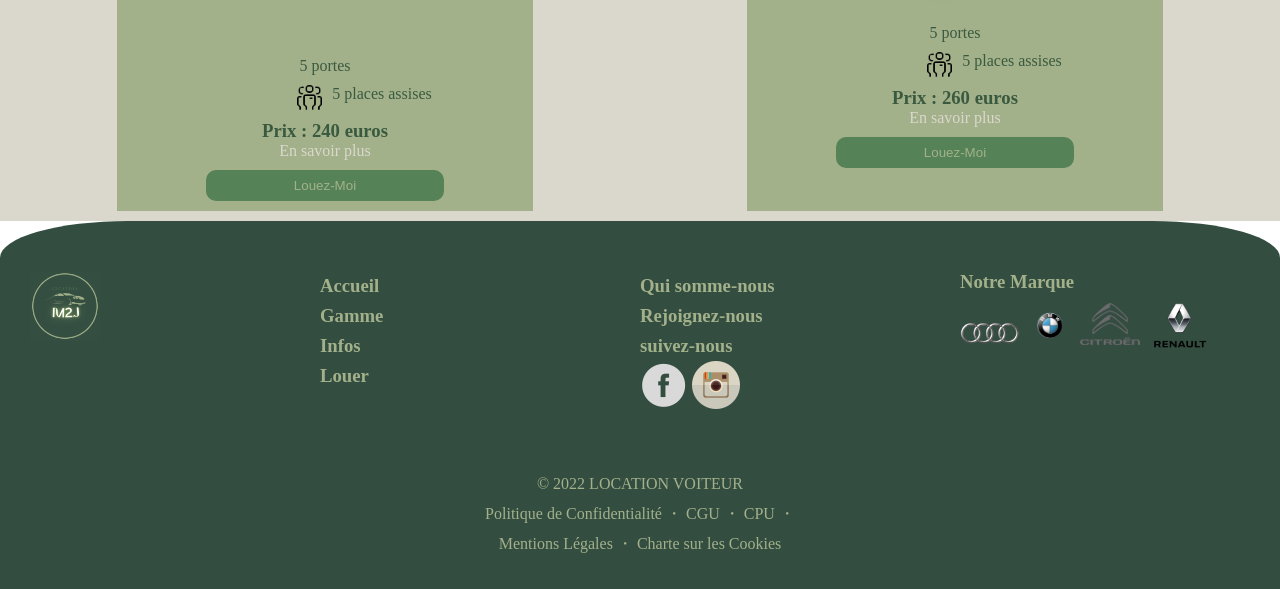
<file: gamme/haut-gamme.html>
<!DOCTYPE html>
<html lang="fr">
<head>
    <script src="../fa/fa/js/all.js" crossorigin="anonymous"></script>
    <meta charset="UTF-8">
    <meta http-equiv="X-UA-Compatible" content="IE=edge">
    <meta name="viewport" content="width=device-width, initial-scale=1.0">
    <title>Modèle haut de gamme</title>
    <link rel="stylesheet" href="../style/style.css">
</head>
<body>
<<<<<<< HEAD
    <div class="container-haut-gamme">
=======
    <nav>
        <div class="nav-container">
            <div class="header-nav">
                <div class="logo">
                    <img src="../img/logo-footer.png" alt="">
                </div>
                <div class="icone-burger">
                        <i class="fa-solid fa-bars"></i>
                </div>
            </div>
            <div class="nav-bar">
                <ul>
                    <li><a href="../index.html">Accueil</a></li>
                    <li class="deroulant">
                        <a href="../gamme-giniral.html">Gamme</a>
                        <ul class="sous">
                            <li><a href="../gamme/haut-gamme.html">Gamme de luxe</a></li>
                            <li><a href="../gamme/moyenne-gamme.html">Gamme moyenne</a></li>
                            <li><a href="../gamme/entree-gamme.html">Entrée de gamme</a></li>
                        </ul>
                    </li>
                    <li class="deroulant">
                        <a href="">Infos</a>
                        <ul class="sous">
                            <li><a href="../marqueInfo/info-audi.html">Audi</a></li>
                            <li><a href="../marqueInfo/info-bmw.html">Bmw</a></li>
                            <li><a href="../marqueInfo/info-citroen.html">Citroen</a></li>
                            <li><a href="../marqueInfo/info-renault.html">Renault</a></li>
                        </ul>
                    </li>
                </ul>
            </div>
        </div>
        <div class="log">
            <div class="btn"><a href="../connection.html">Se connecter</a></div>
        </div>
        <div class="search-container">
            <div class="search">
                <div class="icone-container">
                    <i class="fa-solid fa-magnifying-glass"></i>
                </div>
                <div class="input-search">
                    <input type="text">
                    <label for="">trouver un véhicule</label>
                </div>
                <div class="btn">
                    <p>Rechercher</p>
                </div>
            </div>
        </div>
    </nav>
    <div class="container-gamme">
>>>>>>> 4d3848043db8496f6340f15bbcd2d5a1ddacdc25
        <div class="card-container">
            <div class="card-header">
                <h2>Audi A3</h2>
            </div>
            <div class="pictures">
                <img src="../img/audi/audi/a3/car_audi_a3_sedan_resultat.png"  alt="photo d'une Audi A3">
            </div>
            <div class="card-body"  >
                <p>4 portes</p>
                <div class="places">
                    <img src="../img/icone-pers.png" alt="icone de personnage">
                    <p>5 places assises</p>
                </div>
                    <h3>Prix : 150 euros </h3>
                    <a href="../marqueInfo/info-audi.html">En savoir plus</a>
                    <div class="butt"><a href="../dispo.html"><button>Louez-Moi</button> </a></div>

            </div>
        </div>
        <div class="card-container">
            <div class="card-header">
                <h2>Audi A4</h2>
            </div>
            <div class="pictures">
                <img src="../img/audi/audi/a4/car_audi_a4_sedan_resultat.png" alt="photo d'une Audi A3">
            </div>
            <div class="card-body">
                <p>4 portes</p>
                <div class="places">
                    <img src="../img/icone-pers.png" alt="icone de personnage">
                    <p>5 places assises</p>
                </div>
                    <h3>Prix : 180 euros </h3>
                    <a href="../marqueInfo/info-audi.html">En savoir plus</a>
                    <div class="butt"><a href="../dispo.html"><button>Louez-Moi</button> </a></div>

            </div>
        </div>
        <div class="card-container">
            <div class="card-header">
                <h2>Audi A5</h2>
            </div>
            <div class="pictures">
                <img src="../img/audi/audi/a5/car_audi_a5_sedan_resultat.png" alt="photo d'une Audi A3">
            </div>
            <div class="card-body">
                <p>5 portes</p>
                <div class="places">
                    <img src="../img/icone-pers.png" alt="icone de personnage">
                    <p>5 places assises</p>
                </div>
                    <h3>Prix : 200 euros </h3>
                    <a href="../marqueInfo/info-audi.html">En savoir plus</a>
                    <div class="butt"><a href="../dispo.html"><button>Louez-Moi</button> </a></div>

            </div>
        </div>
        <div class="card-container">
            <div class="card-header">
                <h2>Audi A6</h2>
            </div>
            <div class="pictures">
                <img src="../img/audi/audi/a6/car_audi_a6_sedan_resultat.png" alt="photo d'une Audi A3">
            </div>
            <div class="card-body">
                <p>4 portes</p>
                <div class="places">
                    <img src="../img/icone-pers.png" alt="icone de personnage">
                    <p>5 places assises</p>
                </div>
                    <h3>Prix : 220 euros </h3>
                    <a href="../marqueInfo/info-audi.html">En savoir plus</a>
                    <div class="butt"><a href="../dispo.html"><button>Louez-Moi</button> </a></div>

            </div>
        </div>
        <div class="card-container">
            <div class="card-header">
                <h2>BMW X1</h2>
            </div>
            <div class="pictures">
                <img src="../img/bmw/bmw/x1/car_bmw_x1_suv_resultat.png" alt="photo d'une BMW X1">
            </div>
            <div class="card-body">
                <p>5 portes</p>
                <div class="places">
                    <img src="../img/icone-pers.png" alt="icone de personnage">
                    <p>5 places assises</p>
                </div>
                    <h3>Prix : 220 euros </h3>
                    <a href="../marqueInfo/info-bmw.html">En savoir plus</a>
                    <div class="butt"><a href="../dispo.html"><button>Louez-Moi</button> </a></div>

            </div>
        </div>
        <div class="card-container">
            <div class="card-header">
                <h2>BMW X2</h2>
            </div>
            <div class="pictures">
                <img src="../img/bmw/bmw/x2/car_bmw_x2_suv.png" alt="photo d'une BMW X2">
            </div>
            <div class="card-body">
                <p>5 portes</p>
                <div class="places">
                    <img src="../img/icone-pers.png" alt="icone de personnage">
                    <p>5 places assises</p>
                </div>
                    <h3>Prix : 240 euros </h3>
                    <a href="../marqueInfo/info-bmw.html">En savoir plus</a>
                    <div class="butt"><a href="../dispo.html"><button>Louez-Moi</button> </a></div>

            </div>
        </div>
        <div class="card-container">
            <div class="card-header">
                <h2>BMW X3</h2>
            </div>
            <div class="pictures">
                <img src="../img/bmw/bmw/x3/car_bmw_x3_suv_resultat.png" alt="photo d'une BMW X3">
            </div>
            <div class="card-body">
                <p>5 portes</p>
                <div class="places">
                    <img src="../img/icone-pers.png" alt="icone de personnage">
                    <p>5 places assises</p>
                </div>
                    <h3>Prix : 260 euros </h3>
                    <a href="../marqueInfo/info-bmw.html">En savoir plus</a>
                    <div class="butt"><a href="../dispo.html"><button>Louez-Moi</button> </a></div>

            </div>
        </div>
    </div>
    <footer>
        <div  class="fo">
        <div class="logo-fo">
            <img src="../img/logo-footer.png" alt="">
        </div>
        
        <div class="me-fo">
            <ul>
                <li><h3>Accueil</h3></li>
                <li><h3>Gamme</h3></li>
                <li><h3>Infos</h3></li>
                <li><h3>Louer</h3></li>
            </ul>
        </div>
        <div class="qui">
            
            <h3>Qui somme-nous</h3>
            <h3>Rejoignez-nous</h3>
            <div class=" bo">
                <h3>suivez-nous</h3>
            <img src="../img/fac.png" alt="">
            <img src="../img/ins.png" alt="">
        </div>
        </div>
       
        <div class="marc">
        <h3>Notre Marque</h3>
        <ul>
            <li><div class="aud"><img src="../img/aud.png" alt=""></div></li>
            <li><div class="aud1"><img src="../img/bmw.png" alt=""></div></li>
            <li><div class="aud2"><img src="../img/Citroen_logo.png" alt=""></div></li>
            <li><div class="aud3"><img src="../img/Renault.png" alt=""></div></li>
        </ul>
        </div>
        </div>
        <div class="fin">
            <p>&copy; 2022 LOCATION VOITEUR</p>
            <p>Politique de Confidentialité ・ CGU ・ CPU ・</p>
            <p>Mentions Légales ・ Charte sur les Cookies</p>
        </div>
    </footer>
    <script src="../app.js"></script>
</body>
</html>
</file>
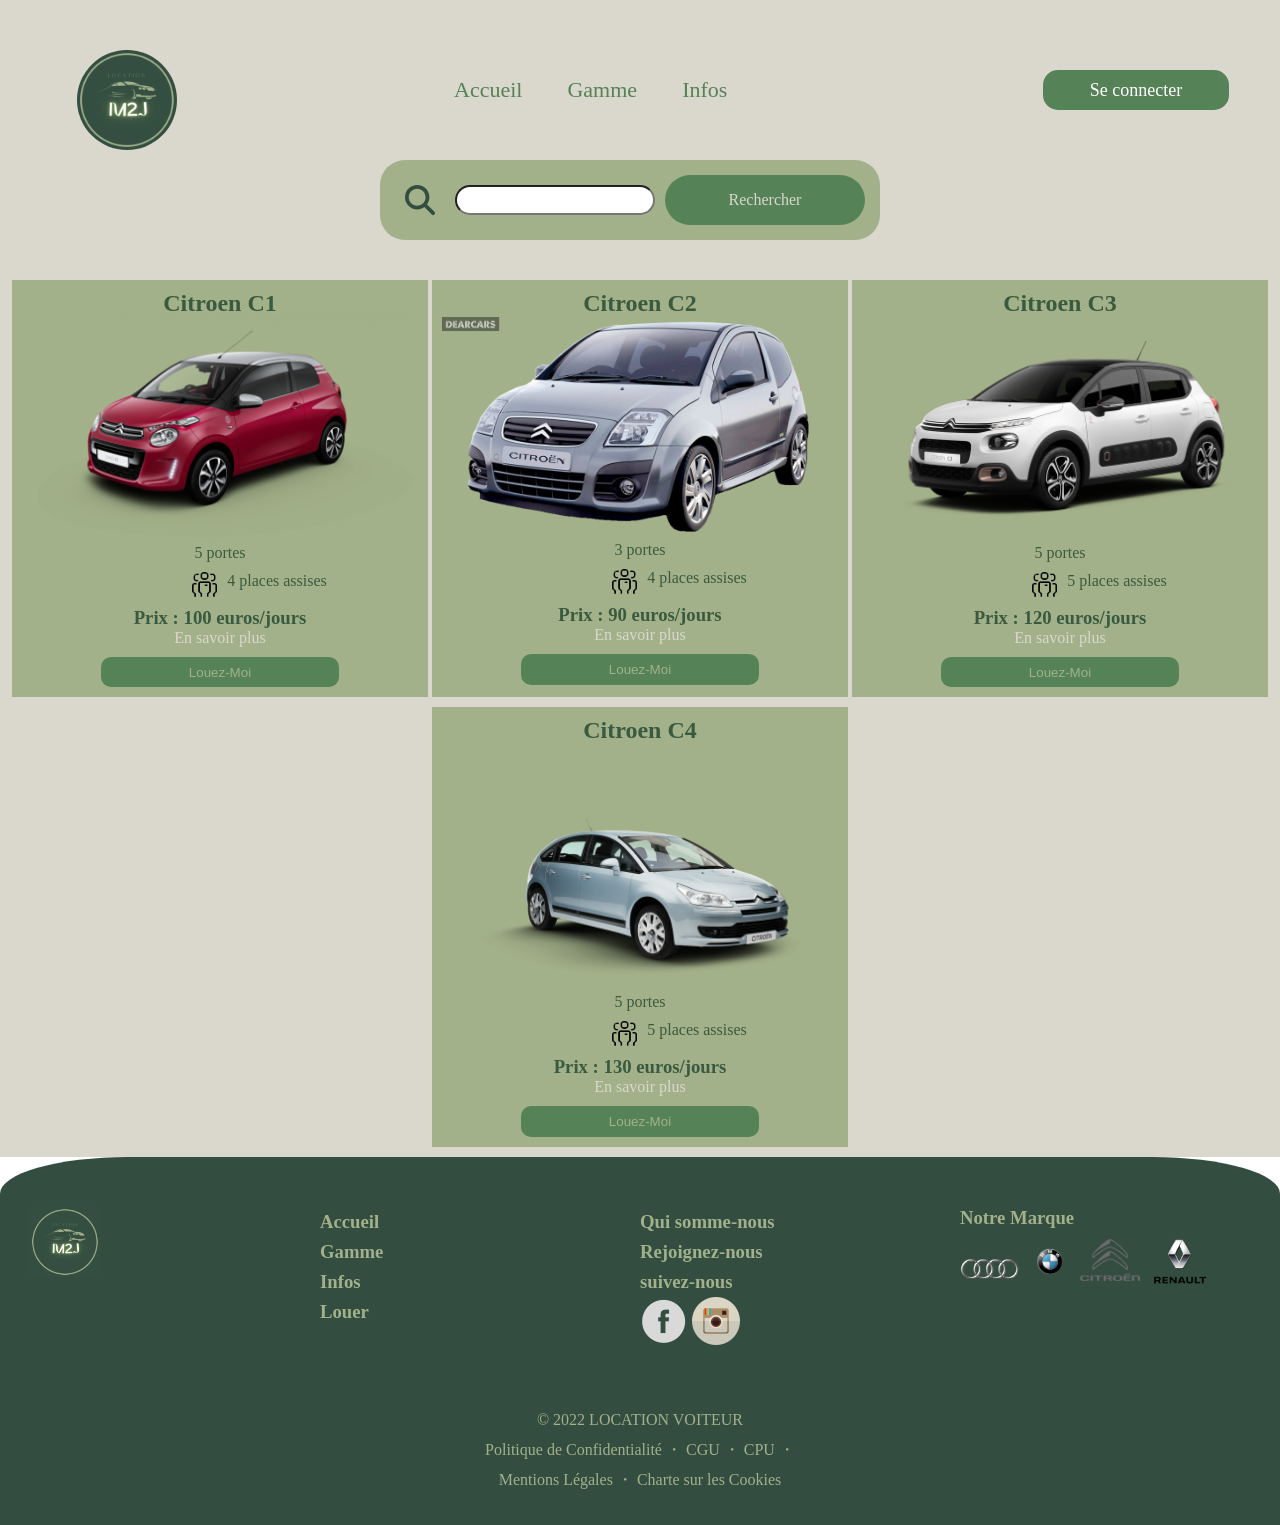
<file: gamme/moyenne-gamme.html>
<!DOCTYPE html>
<html lang="fr">
<head>
    <script src="../fa/fa/js/all.js" crossorigin="anonymous"></script>
    <meta charset="UTF-8">
    <meta http-equiv="X-UA-Compatible" content="IE=edge">
    <meta name="viewport" content="width=device-width, initial-scale=1.0">
    <title>Modèle moyenne gamme</title>
    <link rel="stylesheet" href="../style/style.css">
</head>
<body>
    <nav>
        <div class="nav-container">
            <div class="header-nav">
                <div class="logo">
                    <img src="../img/logo-footer.png" alt="">
                </div>
                <div class="icone-burger">
                        <i class="fa-solid fa-bars"></i>
                </div>
            </div>
            <div class="nav-bar">
                <ul>
                    <li><a href="../index.html">Accueil</a></li>
                    <li class="deroulant">
                        <a href="../gamme-giniral.html">Gamme</a>
                        <ul class="sous">
                            <li><a href="../gamme/haut-gamme.html">Gamme de luxe</a></li>
                            <li><a href="../gamme/moyenne-gamme.html">Gamme moyenne</a></li>
                            <li><a href="../gamme/entree-gamme.html">Entrée de gamme</a></li>
                        </ul>
                    </li>
                    <li class="deroulant">
                        <a href="">Infos</a>
                        <ul class="sous">
                            <li><a href="../marqueInfo/info-audi.html">Audi</a></li>
                            <li><a href="../marqueInfo/info-bmw.html">Bmw</a></li>
                            <li><a href="../marqueInfo/info-citroen.html">Citroen</a></li>
                            <li><a href="../marqueInfo/info-renault.html">Renault</a></li>
                        </ul>
                    </li>
                </ul>
            </div>
        </div>
        <div class="log">
            <div class="btn"><a href="../connection.html">Se connecter</a></div>
        </div>
        <div class="search-container">
            <div class="search">
                <div class="icone-container">
                    <i class="fa-solid fa-magnifying-glass"></i>
                </div>
                <div class="input-search">
                    <input type="text">
                    <label for="">trouver un véhicule</label>
                </div>
                <div class="btn">
                    <p>Rechercher</p>
                </div>
            </div>
        </div>
    </nav>
    <div class="container-gamme">
        <div class="card-container">
            <div class="card-header">
                <h2>Citroen C1</h2>
            </div>
            <div class="pictures">
                <img src="../img/citroen/citroen/c1/car_citroen_c1_resultat.png" alt="photo d'une Citroen C1">
            </div>
            <div class="card-body">
                <p>5 portes</p>
                <div class="places">
                    <img src="../img/icone-pers.png" alt="icone de personnage">
                    <p>4 places assises</p>
                </div>
                    <h3>Prix : 100 euros/jours </h3>
                    <a href="../marqueInfo/info-citroen.html">En savoir plus</a>
                    <div class="butt"><a href="../dispo.html"><button>Louez-Moi</button> </a></div>

            </div>
        </div>
        <div class="card-container">
            <div class="card-header">
                <h2>Citroen C2</h2>
            </div>
            <div class="pictures">
                <img src="../img/citroen/citroen/c2/car_citroen_c2.png" alt="photo d'une Citroen C2">
            </div>
            <div class="card-body">
                <p>3 portes</p>
                <div class="places">
                    <img src="../img/icone-pers.png" alt="icone de personnage">
                    <p>4 places assises</p>
                </div>
                    <h3>Prix : 90 euros/jours </h3>
                    <a href="../marqueInfo/info-citroen.html">En savoir plus</a>
                    <div class="butt"><a href="../dispo.html"><button>Louez-Moi</button> </a></div>

            </div>
        </div>
        <div class="card-container">
            <div class="card-header">
                <h2>Citroen C3</h2>
            </div>
            <div class="pictures">
                <img src="../img/citroen/citroen/c3/car_citroen_c3_resultat.png" alt="photo d'une Citroen C3">
            </div>
            <div class="card-body">
                <p>5 portes</p>
                <div class="places">
                    <img src="../img/icone-pers.png" alt="icone de personnage">
                    <p>5 places assises</p>
                </div>
                    <h3>Prix : 120 euros/jours </h3>
                    <a href="../marqueInfo/info-citroen.html">En savoir plus</a>
                    <div class="butt"><a href="../dispo.html"><button>Louez-Moi</button> </a></div>

            </div>
        </div>
        <div class="card-container">
            <div class="card-header">
                <h2>Citroen C4</h2>
            </div>
            <div class="pictures">
                <img src="../img/citroen/citroen/c4/car_citroen_c4.png" alt="photo d'une Citroen c4">
            </div>
            <div class="card-body">
                <p>5 portes</p>
                <div class="places">
                    <img src="../img/icone-pers.png" alt="icone de personnage">
                    <p>5 places assises</p>
                </div>
                    <h3>Prix : 130 euros/jours </h3>
                    <a href="../marqueInfo/info-citroen.html">En savoir plus</a>
                    <div class="butt"><a href="../dispo.html"><button>Louez-Moi</button> </a></div>

            </div>
        </div>
        
    </div>
    <footer>
        <div  class="fo">
        <div class="logo-fo">
            <img src="../img/logo-footer.png" alt="">
        </div>
        
        <div class="me-fo">
            <ul>
                <li><h3>Accueil</h3></li>
                <li><h3>Gamme</h3></li>
                <li><h3>Infos</h3></li>
                <li><h3>Louer</h3></li>
            </ul>
        </div>
        <div class="qui">
            
            <h3>Qui somme-nous</h3>
            <h3>Rejoignez-nous</h3>
            <div class=" bo">
                <h3>suivez-nous</h3>
            <img src="../img/fac.png" alt="">
            <img src="../img/ins.png" alt="">
        </div>
        </div>
       
        <div class="marc">
        <h3>Notre Marque</h3>
        <ul>
            <li><div class="aud"><img src="../img/aud.png" alt=""></div></li>
            <li><div class="aud1"><img src="../img/bmw.png" alt=""></div></li>
            <li><div class="aud2"><img src="../img/Citroen_logo.png" alt=""></div></li>
            <li><div class="aud3"><img src="../img/Renault.png" alt=""></div></li>
        </ul>
        </div>
        </div>
        <div class="fin">
            <p>&copy; 2022 LOCATION VOITEUR</p>
            <p>Politique de Confidentialité ・ CGU ・ CPU ・</p>
            <p>Mentions Légales ・ Charte sur les Cookies</p>
        </div>
    </footer>
    <script src="../app.js"></script>
</body>
</html>
</file>
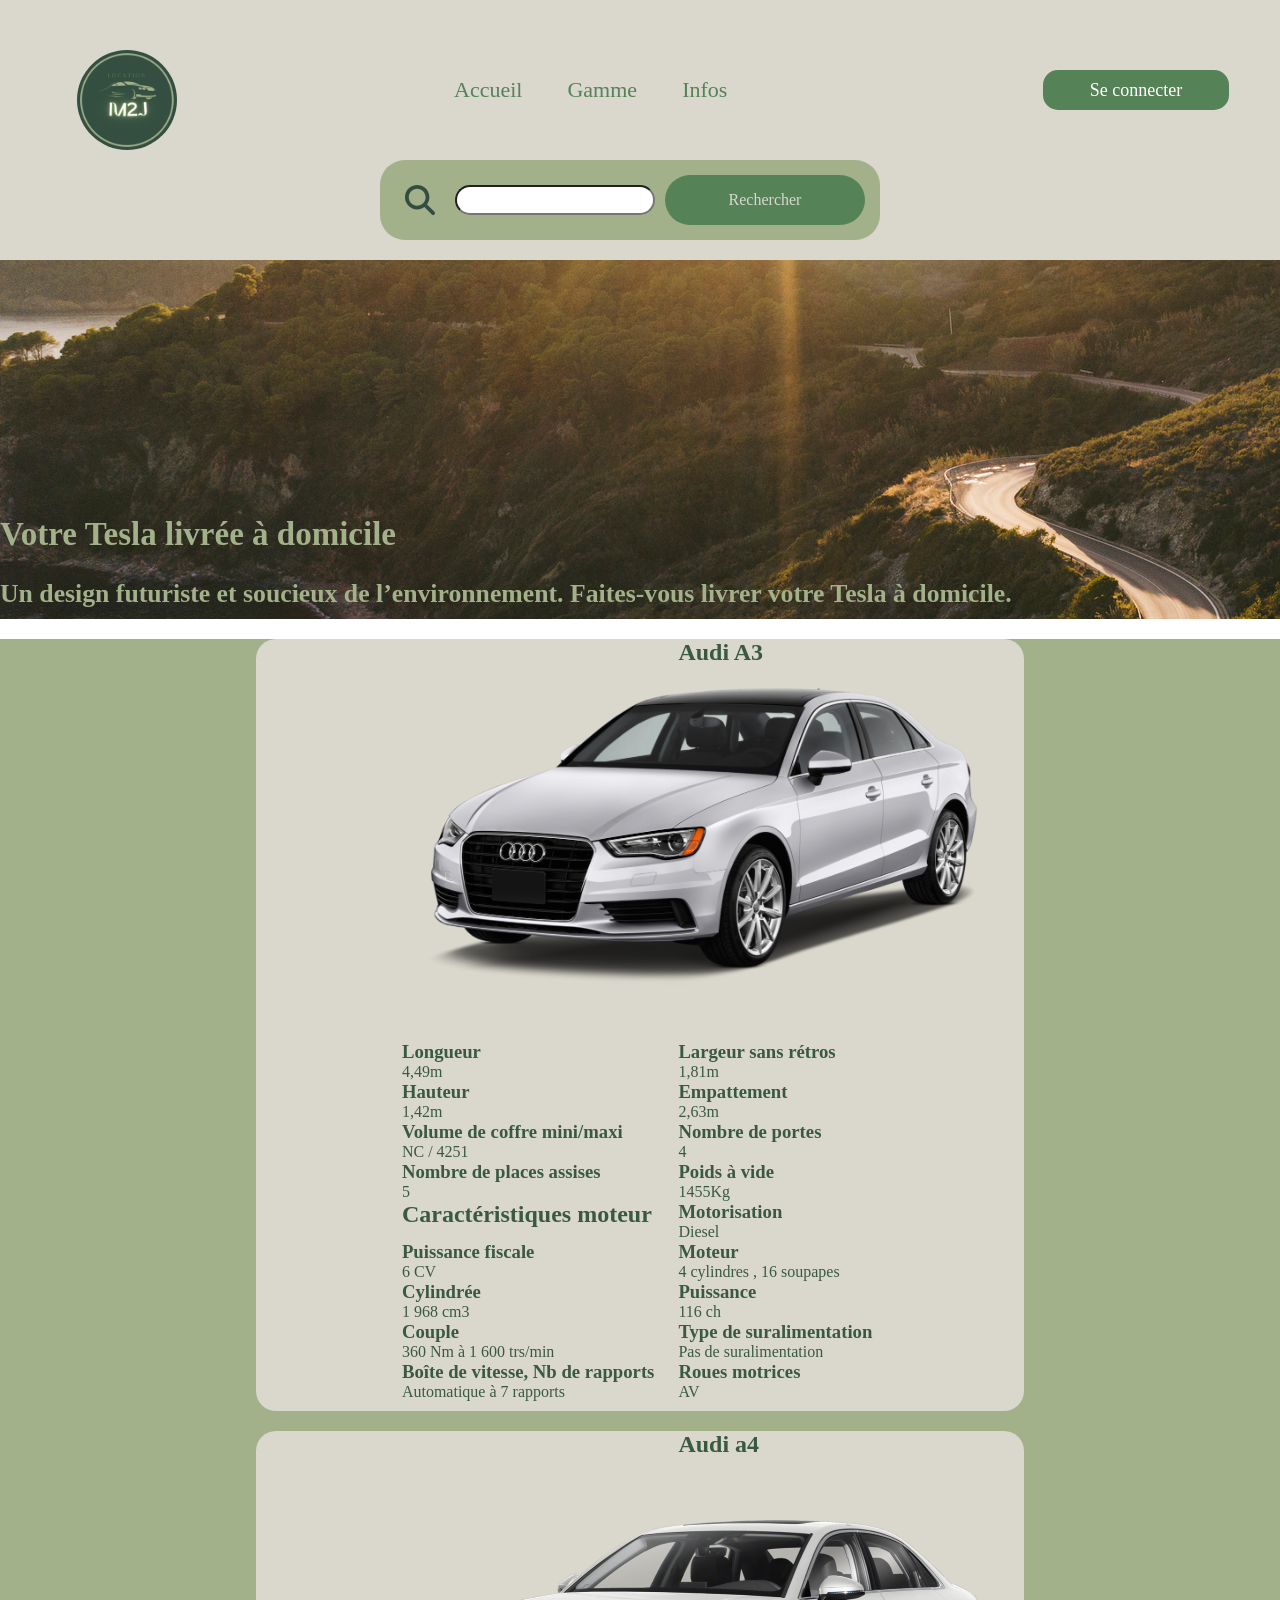
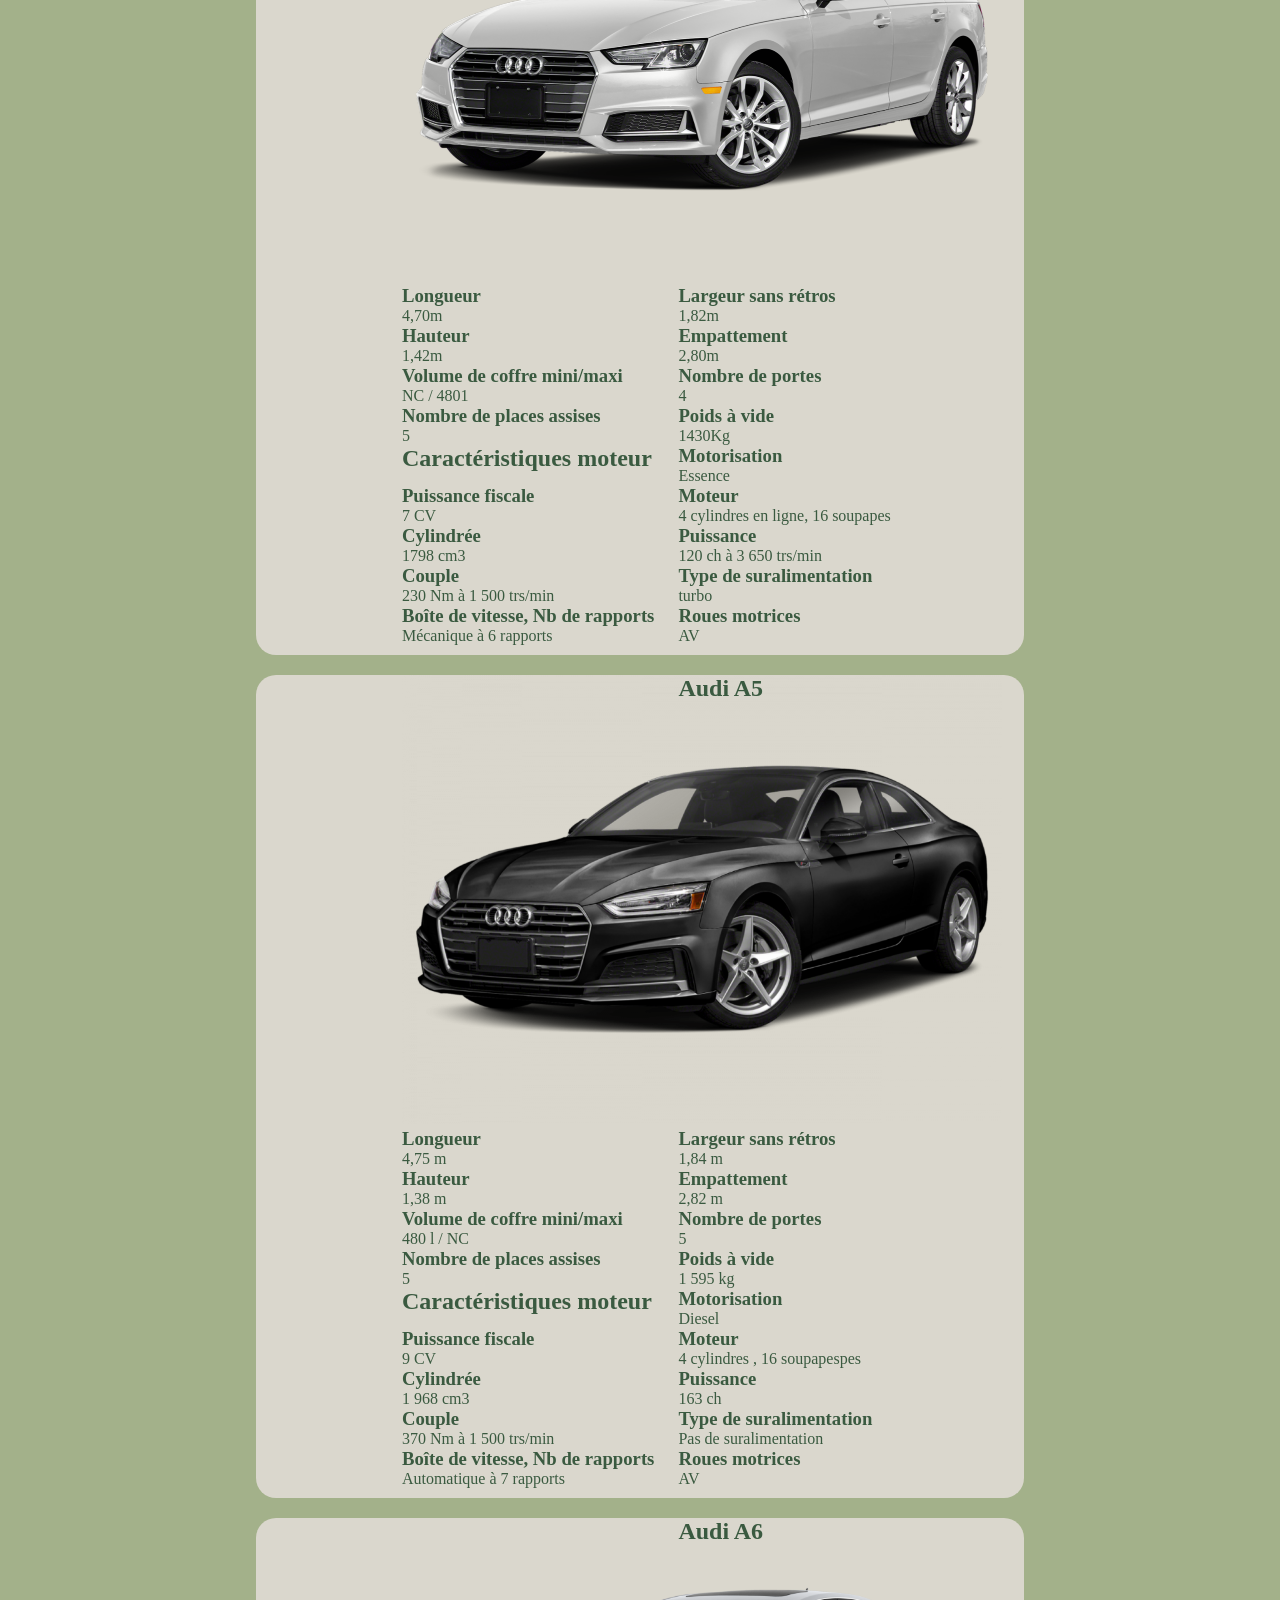
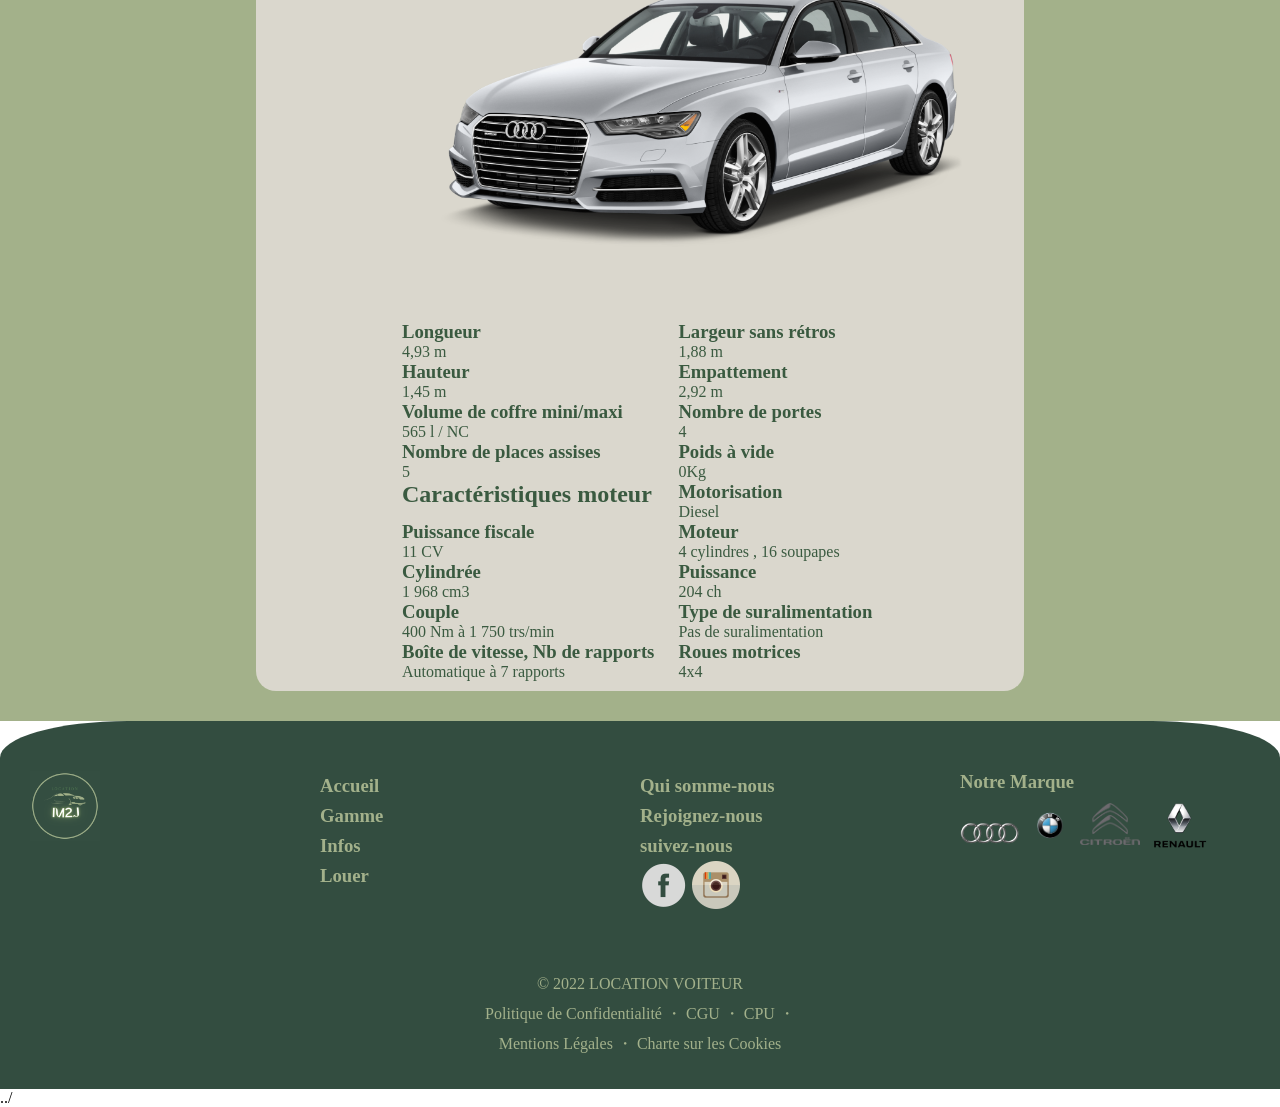
<file: marqueInfo/info-audi.html>
<!DOCTYPE html>
<html lang="fr">
<head>
    <script src="../fa/fa/js/all.js" crossorigin="anonymous"></script>
    <meta charset="UTF-8">
    <meta http-equiv="X-UA-Compatible" content="IE=edge">
    <meta name="viewport" content="width=device-width, initial-scale=1.0">
    <title>Audi info</title>
    <link rel="stylesheet" href="../style/style.css">
</head>
<body>
    <nav>
        <div class="nav-container">
            <div class="header-nav">
                <div class="logo">
                    <img src="../img/logo-footer.png" alt="">
                </div>
                <div class="icone-burger">
                        <i class="fa-solid fa-bars"></i>
                </div>
            </div>
            <div class="nav-bar">
                <ul>
                    <li><a href="../index.html">Accueil</a></li>
                    <li class="deroulant">
                        <a href="../gamme-giniral.html">Gamme</a>
                        <ul class="sous">
                            <li><a href="../gamme/haut-gamme.html">Gamme de luxe</a></li>
                            <li><a href="../gamme/moyenne-gamme.html">Gamme moyenne</a></li>
                            <li><a href="../gamme/entree-gamme.html">Entrée de gamme</a></li>
                        </ul>
                    </li>
                    <li class="deroulant">
                        <a href="">Infos</a>
                        <ul class="sous">
                            <li><a href="../marqueInfo/info-audi.html">Audi</a></li>
                            <li><a href="../marqueInfo/info-bmw.html">Bmw</a></li>
                            <li><a href="../marqueInfo/info-citroen.html">Citroen</a></li>
                            <li><a href="../marqueInfo/info-renault.html">Renault</a></li>
                        </ul>
                    </li>
                </ul>
            </div>
        </div>
        <div class="log">
            <div class="btn"><a href="../connection.html">Se connecter</a></div>
        </div>
        <div class="search-container">
            <div class="search">
                <div class="icone-container">
                    <i class="fa-solid fa-magnifying-glass"></i>
                </div>
                <div class="input-search">
                    <input type="text">
                    <label for="">trouver un véhicule</label>
                </div>
                <div class="btn">
                    <p>Rechercher</p>
                </div>
            </div>
        </div>
    </nav>
    <div class="container-info">
        <div class="image"><h2>Votre Tesla livrée à domicile</h2><br><h3>Un design futuriste et soucieux de l’environnement. Faites-vous livrer votre Tesla à domicile.</h3></div>
        <div class="info">
            <div class="vehicule">
               
                <div class="au"><img src="../img/audi/audi/a3/car_audi_a3_sedan.png" alt=""></div>
                 <h2>Audi A3</h2>
                 <div>
                     <h3>Longueur</h3> <p>4,49m</p>
                 </div>
                 <div>
                    <h3>Largeur sans rétros</h3> <p>1,81m</p>
                </div>
                <div>
                    <h3>Hauteur</h3> <p>1,42m</p>
                </div>
                <div>
                    <h3>Empattement</h3> <p>2,63m</p>
                    
                </div>
                <div>
                    <h3>Volume de coffre mini/maxi</h3> <p>NC / 4251</p>
                    
                </div>
                <div>
                    <h3>Nombre de portes</h3> <p>4</p>
                    
                </div>
                <div>
                    <h3>Nombre de places assises</h3> <p>5</p>
                    
                    
                </div>
                <div>
                    <h3>Poids à vide</h3> <p>1455Kg</p>
                    
                    
                </div>
                <h2>Caractéristiques moteur</h2>

                <div>
                    <h3>Motorisation</h3></h3> <p>Diesel</p>
                    
                   
                </div>
                <div>
                    <h3>Puissance fiscale </h3> <p>6 CV</p>
                
                </div>
                <div>
                    <h3>Moteur</h3> <p>4 cylindres , 16 soupapes </p>
      
                </div>
                <div>
                    <h3>Cylindrée  </h3> <p>1 968 cm3</p>
                </div>
                <div>
                    <h3>Puissance</h3> <p>116 ch  </p>
                </div>
                <div>
                    <h3>Couple</h3> <p>360 Nm à 1 600 trs/min
                    </p>
        
                </div>
                <div>
                    <h3>Type de suralimentation</h3> <p>Pas de suralimentation</p>
      
                </div>
                <div>
                    <h3>Boîte de vitesse, Nb de rapports</h3> <p>Automatique à 7 rapports</p>
                </div>

                <div>
                    <h3>Roues motrices </h3> <p>AV</p>
                   
                </div>
                

            </div>
            <div class="vehicule">
                
                <div class="au"><img src="../img/audi/audi/a4/car_audi_a4_sedan.png" alt=""></div>
                 <h2>Audi a4</h2>
                 <div>
                     <h3>Longueur</h3> <p>4,70m</p>
                 </div>
                 <div>
                    <h3>Largeur sans rétros</h3> <p>1,82m</p>
                </div>
                <div>
                    <h3>Hauteur</h3> <p>1,42m</p>
                </div>
                <div>
                    <h3>Empattement</h3> <p>2,80m</p>
                    
                </div>
                <div>
                    <h3>Volume de coffre mini/maxi</h3> <p>NC / 4801</p>
                    
                </div>
                <div>
                    <h3>Nombre de portes</h3> <p>4</p>
                    
                </div>
                <div>
                    <h3>Nombre de places assises</h3> <p>5</p>
                    
                    
                </div>
                <div>
                    <h3>Poids à vide</h3> <p>1430Kg</p>
                    
                    
                </div>
                <h2>Caractéristiques moteur</h2>

                <div>
                    <h3>Motorisation</h3></h3> <p>Essence</p>
            
                </div>
                <div>
                    <h3>Puissance fiscale </h3> <p>7 CV</p>
                
                </div>
                <div>
                    <h3>Moteur</h3> <p> 4 cylindres en ligne, 16 soupapes </p>
      
                </div>
                <div>
                    <h3>Cylindrée  </h3> <p>1798 cm3</p>
                </div>
                <div>
                    <h3>Puissance</h3> <p>120 ch à 3 650 trs/min</p>
                    
                </div>
                <div>
                    <h3>Couple</h3> <p>230 Nm à 1 500 trs/min </p>
                
                </div>
                <div>
                    <h3>Type de suralimentation</h3> <p>turbo</p>
      
                </div>
                <div>
                    <h3>Boîte de vitesse, Nb de rapports</h3> <p>Mécanique à 6 rapports      </p>
              
                </div>

                <div>
                    <h3>Roues motrices </h3> <p>AV</p>
                   
                </div>
                
            </div>
            <div class="vehicule">
                
                <div class="au"><img src="../img/audi/audi/a5/car_audi_a5_sedan.png" alt=""></div>
                 <h2>Audi A5</h2>
                 <div>
                    
                    
                    
                     <h3>Longueur</h3> <p>4,75 m</p>
                 </div>
                 <div>
                    <h3>Largeur sans rétros</h3> <p> 1,84 m</p>
                </div>
                <div>
                    <h3>Hauteur</h3> <p>1,38 m</p>
                </div>
                <div>
                    <h3>Empattement</h3> <p> 2,82 m</p>
                    
                </div>
                <div>
                    <h3>Volume de coffre mini/maxi</h3> <p> 480 l / NC</p>
                    
                </div>
                <div>
                    <h3>Nombre de portes</h3> <p>5</p>
                    
                </div>
                <div>
                    <h3>Nombre de places assises</h3> <p>5</p>
                    
                    
                </div>
                <div>
                    <h3>Poids à vide</h3> <p> 1 595 kg</p>
                    
                    
                </div>
                <h2>Caractéristiques moteur</h2>

                <div>
                    <h3>Motorisation</h3></h3> <p>Diesel</p>
                    
                   
                </div>
                <div>
                    <h3>Puissance fiscale </h3> <p>9 CV</p>
                
                </div>
          
                <div>
                    <h3>Moteur</h3> <p>4 cylindres , 16 soupapespes </p>
      
                </div>
                <div>
                    <h3>Cylindrée  </h3> <p>1 968 cm3</p>
                </div>
                <div>
                    <h3>Puissance</h3> <p>   163 ch </p>
                </div>
                <div>
                    <h3>Couple</h3> <p>370 Nm à 1 500 trs/min</p>
                    
        
                </div>
                <div>
                    <h3>Type de suralimentation</h3> <p>Pas de suralimentation</p>
      
                </div>
                <div>
                    <h3>Boîte de vitesse, Nb de rapports</h3> <p>Automatique à 7 rapports</p>
                </div>

                <div>
                    <h3>Roues motrices </h3> <p>AV</p>
                   
                </div>
                
            </div>
            <div class="vehicule">
                
                <div class="au"><img src="../img/audi/audi/a6/car_audi_a6_sedan.png" alt=""></div>
                 <h2>Audi A6</h2>
                 <div>
                     <h3>Longueur</h3> <p>4,93 m</p>
                 </div>
                 <div>
                    <h3>Largeur sans rétros</h3> <p>1,88 m</p>
                </div>
                <div>
                    <h3>Hauteur</h3> <p>1,45 m</p>
                </div>
                <div>
                    <h3>Empattement</h3> <p>2,92 m</p>



                </div>
                <div>
                    <h3>Volume de coffre mini/maxi</h3> <p>565 l / NC</p>
                    
                </div>
                <div>
                    <h3>Nombre de portes</h3> <p>4</p>
                    
                </div>
                <div>
                    <h3>Nombre de places assises</h3> <p>5</p>
                    
                    
                </div>
                <div>
                    <h3>Poids à vide</h3> <p>0Kg</p>
                    
                    
                </div>
                <h2>Caractéristiques moteur</h2>

                <div>
                    <h3>Motorisation</h3></h3> <p>Diesel</p>
                    
                   
                </div>
                <div>
                    <h3>Puissance fiscale </h3> <p>11 CV</p>
                
                </div>
                <div>
                    <h3>Moteur</h3> <p>4 cylindres , 16 soupapes </p>
      
                </div>
                <div>
                    <h3>Cylindrée  </h3> <p>1 968 cm3</p>
                </div>
                <div>
                    <h3>Puissance</h3> <p> 204 ch </p>
                </div>
                <div>
                    <h3>Couple</h3> <p>400 Nm à 1 750 trs/min</p>
            
                </div>
                <div>
                    <h3>Type de suralimentation</h3> <p>Pas de suralimentation</p>
      
                </div>
                <div>
                    <h3>Boîte de vitesse, Nb de rapports</h3> <p>Automatique à 7 rapports</p>
                </div>

                <div>
                    <h3>Roues motrices </h3> <p>4x4</p>
                   
                </div>
                
            </div>


        </div>
    </div>
    <footer>
        <div  class="fo">
        <div class="logo-fo">
            <img src="../img/logo-footer.png" alt="">
        </div>
        
        <div class="me-fo">
            <ul>
                <li><h3>Accueil</h3></li>
                <li><h3>Gamme</h3></li>
                <li><h3>Infos</h3></li>
                <li><h3>Louer</h3></li>
            </ul>
        </div>
        <div class="qui">
            
            <h3>Qui somme-nous</h3>
            <h3>Rejoignez-nous</h3>
            <div class=" bo">
                <h3>suivez-nous</h3>
            <img src="../img/fac.png" alt="">
            <img src="../img/ins.png" alt="">
        </div>
        </div>
       
        <div class="marc">
        <h3>Notre Marque</h3>
        <ul>
            <li><div class="aud"><img src="../img/aud.png" alt=""></div></li>
            <li><div class="aud1"><img src="../img/bmw.png" alt=""></div></li>
            <li><div class="aud2"><img src="../img/Citroen_logo.png" alt=""></div></li>
            <li><div class="aud3"><img src="../img/Renault.png" alt=""></div></li>
        </ul>
        </div>
        </div>
        <div class="fin">
            <p>&copy; 2022 LOCATION VOITEUR</p>
            <p>Politique de Confidentialité ・ CGU ・ CPU ・</p>
            <p>Mentions Légales ・ Charte sur les Cookies</p>
        </div>
    </footer>
    <script src="../app.js"></script>
</body>
</html>../
</file>
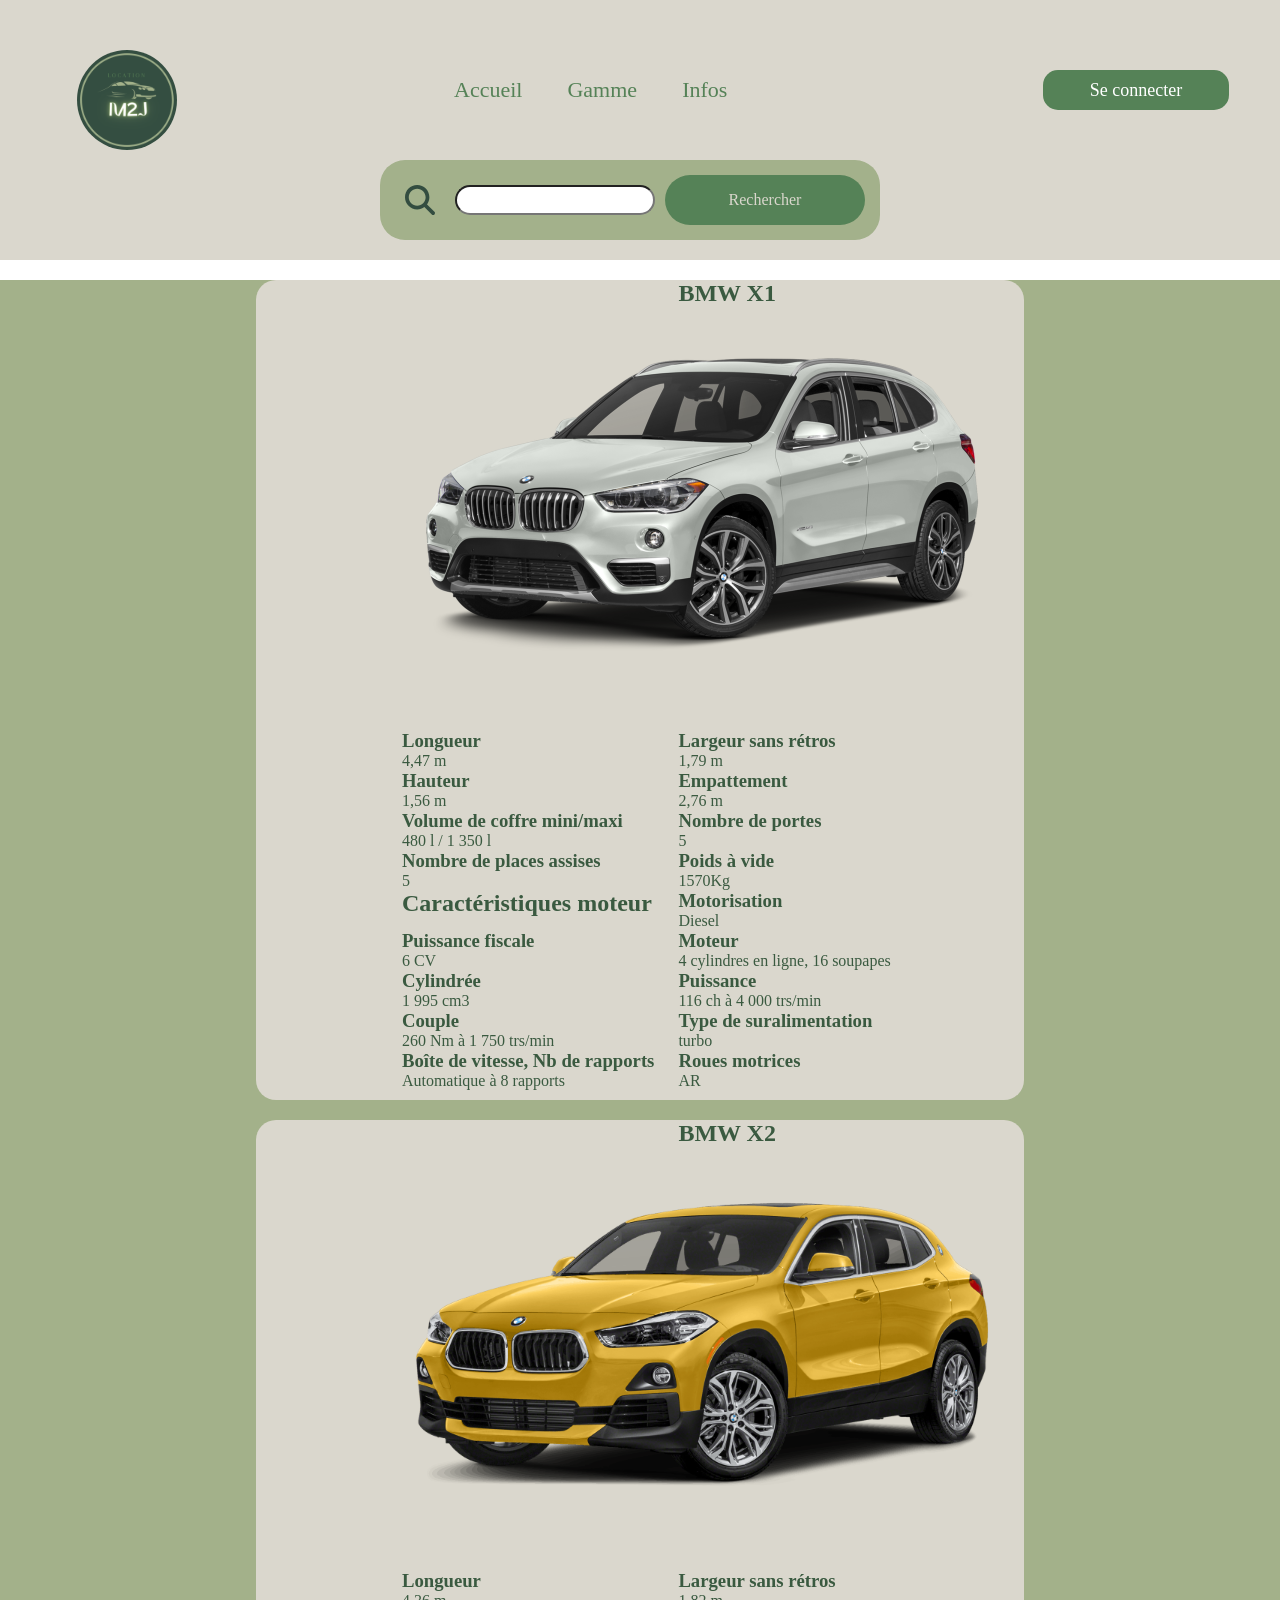
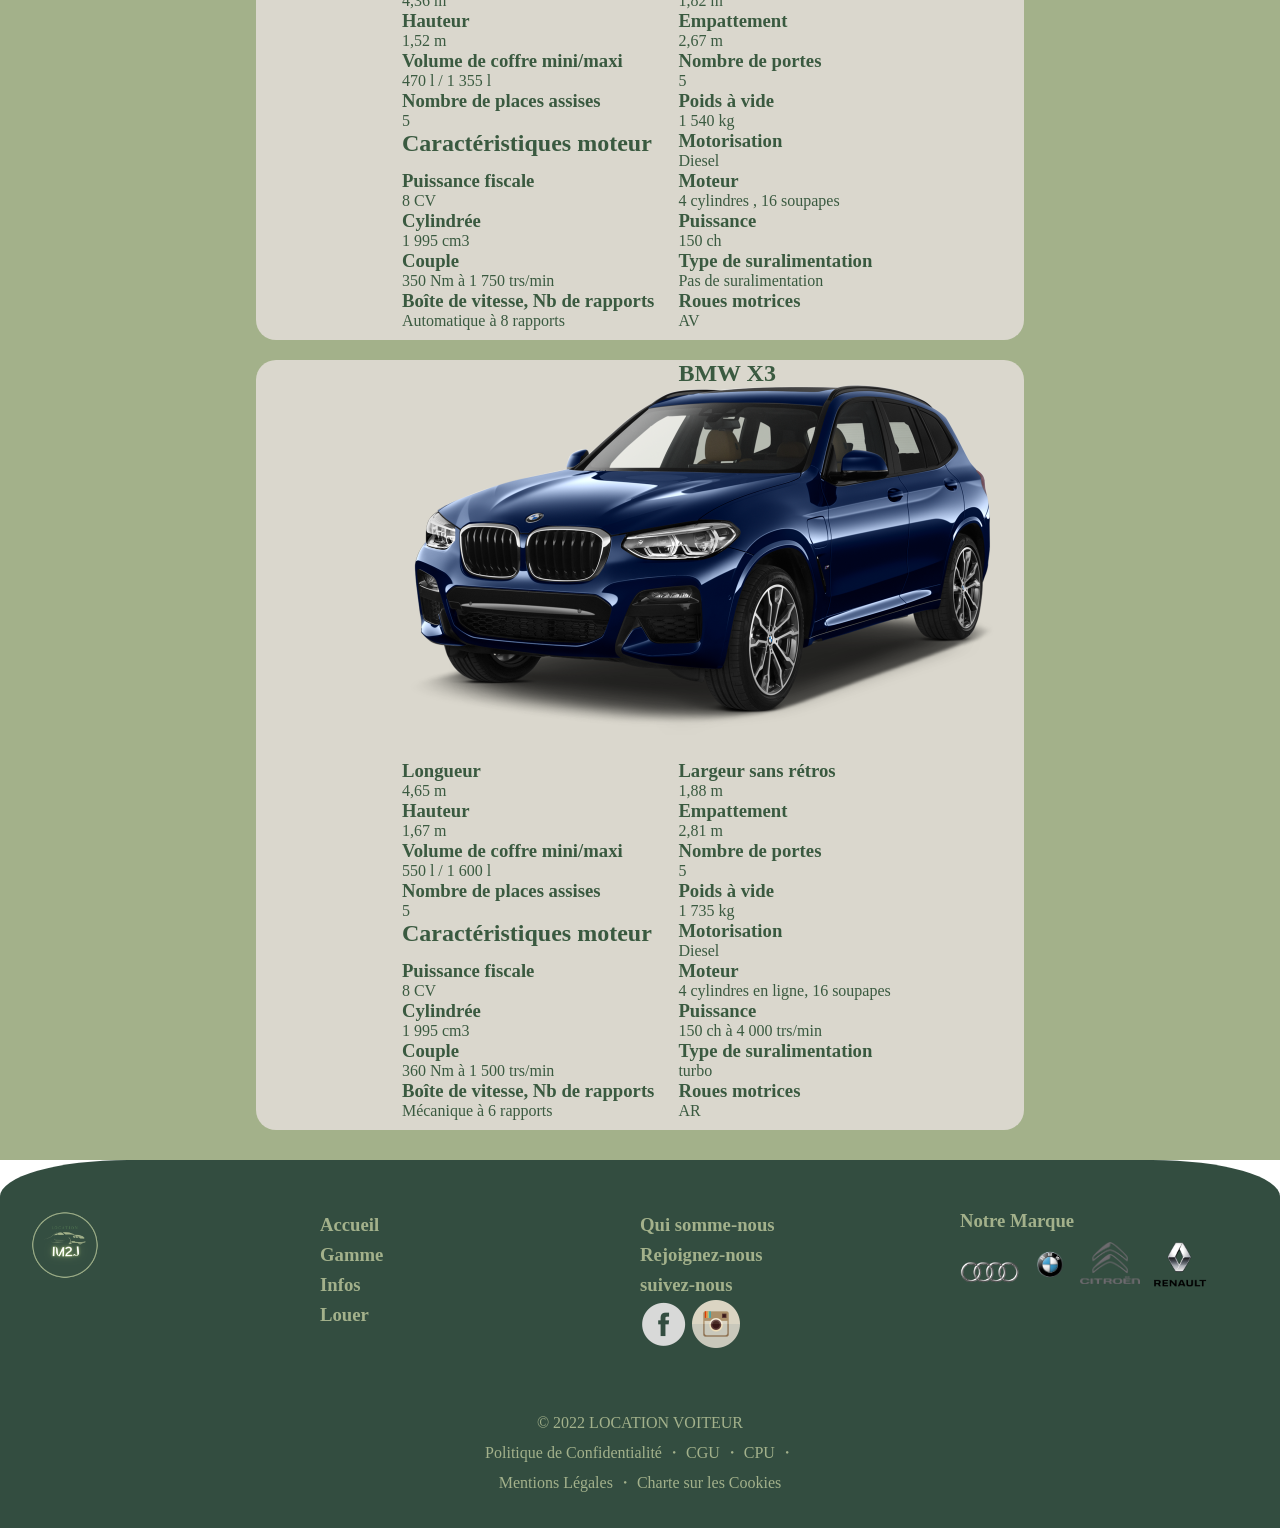
<file: marqueInfo/info-bmw.html>
<html lang="fr">
<head>
    <script src="../fa/fa/js/all.js" crossorigin="anonymous"></script>
    <meta charset="UTF-8">
    <meta http-equiv="X-UA-Compatible" content="IE=edge">
    <meta name="viewport" content="width=device-width, initial-scale=1.0">
    <title>Bmw info</title>
    <link rel="stylesheet" href="../style/style.css">
</head>
<body>
    <nav>
        <div class="nav-container">
            <div class="header-nav">
                <div class="logo">
                    <img src="../img/logo-footer.png" alt="">
                </div>
                <div class="icone-burger">
                        <i class="fa-solid fa-bars"></i>
                </div>
            </div>
            <div class="nav-bar">
                <ul>
                    <li><a href="../index.html">Accueil</a></li>
                    <li class="deroulant">
                        <a href="../gamme-giniral.html">Gamme</a>
                        <ul class="sous">
                            <li><a href="../gamme/haut-gamme.html">Gamme de luxe</a></li>
                            <li><a href="../gamme/moyenne-gamme.html">Gamme moyenne</a></li>
                            <li><a href="../gamme/entree-gamme.html">Entrée de gamme</a></li>
                        </ul>
                    </li>
                    <li class="deroulant">
                        <a href="">Infos</a>
                        <ul class="sous">
                            <li><a href="../marqueInfo/info-audi.html">Audi</a></li>
                            <li><a href="../marqueInfo/info-bmw.html">Bmw</a></li>
                            <li><a href="../marqueInfo/info-citroen.html">Citroen</a></li>
                            <li><a href="../marqueInfo/info-renault.html">Renault</a></li>
                        </ul>
                    </li>
                </ul>
            </div>
        </div>
        <div class="log">
            <div class="btn"><a href="../connection.html">Se connecter</a></div>
        </div>
        <div class="search-container">
            <div class="search">
                <div class="icone-container">
                    <i class="fa-solid fa-magnifying-glass"></i>
                </div>
                <div class="input-search">
                    <input type="text">
                    <label for="">trouver un véhicule</label>
                </div>
                <div class="btn">
                    <p>Rechercher</p>
                </div>
            </div>
        </div>
    </nav>
    <div class="container-info">
        <div class="info">
            <div class="vehicule">
               
                <div class="au"><img src="../img/bmw/bmw/x1/car_bmw_x1_suv.png" alt=""></div>
                 <h2>BMW X1</h2>
                 <div>
                     <h3>Longueur</h3> <p>4,47 m</p>
                 </div>
                 <div>
                    <h3>Largeur sans rétros</h3> <p>1,79 m</p>
                </div>
                <div>
                    <h3>Hauteur</h3> <p>1,56 m</p>
                </div>
                <div>
                    <h3>Empattement</h3> <p>2,76 m</p>
                    
                </div>
                <div>
                    <h3>Volume de coffre mini/maxi</h3> <p>480 l / 1 350 l</p>
                    
                </div>
                <div>
                    <h3>Nombre de portes</h3> <p>5</p>
               

                </div>
                <div>
                    <h3>Nombre de places assises</h3> <p>5</p>
                    
                    
                </div>
                <div>
                    <h3>Poids à vide</h3> <p>1570Kg</p>
                    

                </div>
                <h2>Caractéristiques moteur</h2>

                <div>
                    <h3>Motorisation</h3></h3> <p>Diesel</p>
                    
                   
                </div>
                <div>
                    <h3>Puissance fiscale </h3> <p>6 CV</p>
                
                </div>
                <div>
                    <h3>Moteur</h3> <p> 4 cylindres en ligne, 16 soupapes </p>
  
                </div>
                <div>
                    <h3>Cylindrée  </h3> <p>1 995 cm3</p>
                </div>
                <div>
                    <h3>Puissance</h3> <p>116 ch à 4 000 trs/min  </p>
                </div>
                <div>
                    <h3>Couple</h3> <p>260 Nm à 1 750 trs/min</p>
                    
        
                </div>
                <div>
                    <h3>Type de suralimentation</h3> <p>turbo</p>
      
                </div>
                <div>
                    <h3>Boîte de vitesse, Nb de rapports</h3> <p>Automatique à 8 rapports</p>
                </div>

                <div>
                    <h3>Roues motrices </h3> <p>AR</p>
                   
                </div>
                

            </div>
            <div class="vehicule">
               
                <div class="au"><img src="../img/bmw/bmw/x2/car_bmw_x2_suv.png" alt=""></div>
                 <h2>BMW X2</h2>
                 <div>
                     <h3>Longueur</h3> <p>4,36 m</p>
                 </div>
                 <div>
                    <h3>Largeur sans rétros</h3> <p>1,82 m</p>
                </div>
                <div>
                    <h3>Hauteur</h3> <p>1,52 m</p>
    
                </div>
                <div>
                    <h3>Empattement</h3> <p>2,67 m</p>
    
    
    
                </div>
                <div>
                    <h3>Volume de coffre mini/maxi</h3> <p>470 l / 1 355 l</p>
                    
                </div>
                <div>
                    <h3>Nombre de portes</h3> <p>5</p>
                    
                </div>
                <div>
                    <h3>Nombre de places assises</h3> <p>5</p>
                    
                    
                </div>
                <div>
                    <h3>Poids à vide</h3> <p>1 540 kg</p>
                    
                    
                </div>
                <h2>Caractéristiques moteur</h2>
    
                <div>
                    <h3>Motorisation</h3></h3> <p>Diesel</p>
                    
                   
                </div>
                <div>
                    <h3>Puissance fiscale </h3> <p>8 CV</p>
                
                </div>
                <div>
                    <h3>Moteur</h3> <p>4 cylindres , 16 soupapes </p>
      
                </div>
                <div>
                    <h3>Cylindrée  </h3> <p>1 995 cm3</p>
                </div>
                <div>
                    <h3>Puissance</h3> <p>150 ch  </p>
                </div>
                <div>
                    <h3>Couple</h3> <p>350 Nm à 1 750 trs/min </p>
        
                </div>
                <div>
                    <h3>Type de suralimentation</h3> <p>Pas de suralimentation</p>
      
                </div>
                <div>
                    <h3>Boîte de vitesse, Nb de rapports</h3> <p>Automatique à 8 rapports</p>
                </div>
    
                <div>
                    <h3>Roues motrices </h3> <p>AV</p>
                   
                </div>
                
    
            </div>
            <div class="vehicule">
                   
                <div class="au"><img src="../img/bmw/bmw/x3/car_bmw_x3_suv.png" alt=""></div>
                 <h2>BMW X3</h2>
                 <div>
                     <h3>Longueur</h3> <p>4,65 m</p>
                 </div>
                 <div>
                    <h3>Largeur sans rétros</h3> <p>1,88 m</p>
                </div>
                <div>
                    <h3>Hauteur</h3> <p>1,67 m</p>
                </div>
                <div>
                    <h3>Empattement</h3> <p>2,81 m</p>
                    
                </div>
                <div>
                    <h3>Volume de coffre mini/maxi</h3> <p>550 l / 1 600 l</p>
         
        
        
                </div>
                <div>
                    <h3>Nombre de portes</h3> <p>5</p>
                    
                </div>
                <div>
                    <h3>Nombre de places assises</h3> <p>5</p>
                    
                    
                </div>
                <div>
                    <h3>Poids à vide</h3> <p>1 735 kg</p>
                    
                    
                </div>
                <h2>Caractéristiques moteur</h2>
        
                <div>
                    <h3>Motorisation</h3></h3> <p>Diesel</p>
            
                </div>
                <div>
                    <h3>Puissance fiscale </h3> <p>8 CV</p>
                
                </div>
                <div>
                    <h3>Moteur</h3> <p>4 cylindres en ligne, 16 soupapes</p>
        
                </div>
                <div>
                    <h3>Cylindrée  </h3> <p>1 995 cm3</p>
                </div>
                <div>
                    <h3>Puissance</h3> <p>150 ch à 4 000 trs/min </p>
                </div>
                <div>
                    <h3>Couple</h3> <p>360 Nm à 1 500 trs/min  </p>
                  
        
                </div>
                <div>
                    <h3>Type de suralimentation</h3> <p>turbo</p>
        
                </div>
                <div>
                    <h3>Boîte de vitesse, Nb de rapports</h3> <p>Mécanique à 6 rapports</p>
                </div>
        
                <div>
                    <h3>Roues motrices </h3> <p>AR</p>
                   
                </div>
                
        
            </div>
        </div>
        
    </div>
</div>

        
    </div>
    <footer>
        <div  class="fo">
        <div class="logo-fo">
            <img src="../img/logo-footer.png" alt="">
        </div>
        
        <div class="me-fo">
            <ul>
                <li><h3>Accueil</h3></li>
                <li><h3>Gamme</h3></li>
                <li><h3>Infos</h3></li>
                <li><h3>Louer</h3></li>
            </ul>
        </div>
        <div class="qui">
            
            <h3>Qui somme-nous</h3>
            <h3>Rejoignez-nous</h3>
            <div class=" bo">
                <h3>suivez-nous</h3>
            <img src="../img/fac.png" alt="">
            <img src="../img/ins.png" alt="">
        </div>
        </div>
       
        <div class="marc">
        <h3>Notre Marque</h3>
        <ul>
            <li><div class="aud"><img src="../img/aud.png" alt=""></div></li>
            <li><div class="aud1"><img src="../img/bmw.png" alt=""></div></li>
            <li><div class="aud2"><img src="../img/Citroen_logo.png" alt=""></div></li>
            <li><div class="aud3"><img src="../img/Renault.png" alt=""></div></li>
        </ul>
        </div>
        </div>
        <div class="fin">
            <p>&copy; 2022 LOCATION VOITEUR</p>
            <p>Politique de Confidentialité ・ CGU ・ CPU ・</p>
            <p>Mentions Légales ・ Charte sur les Cookies</p>
        </div>
    </footer>
    <script src="../app.js"></script>
</body>
</html>
</file>
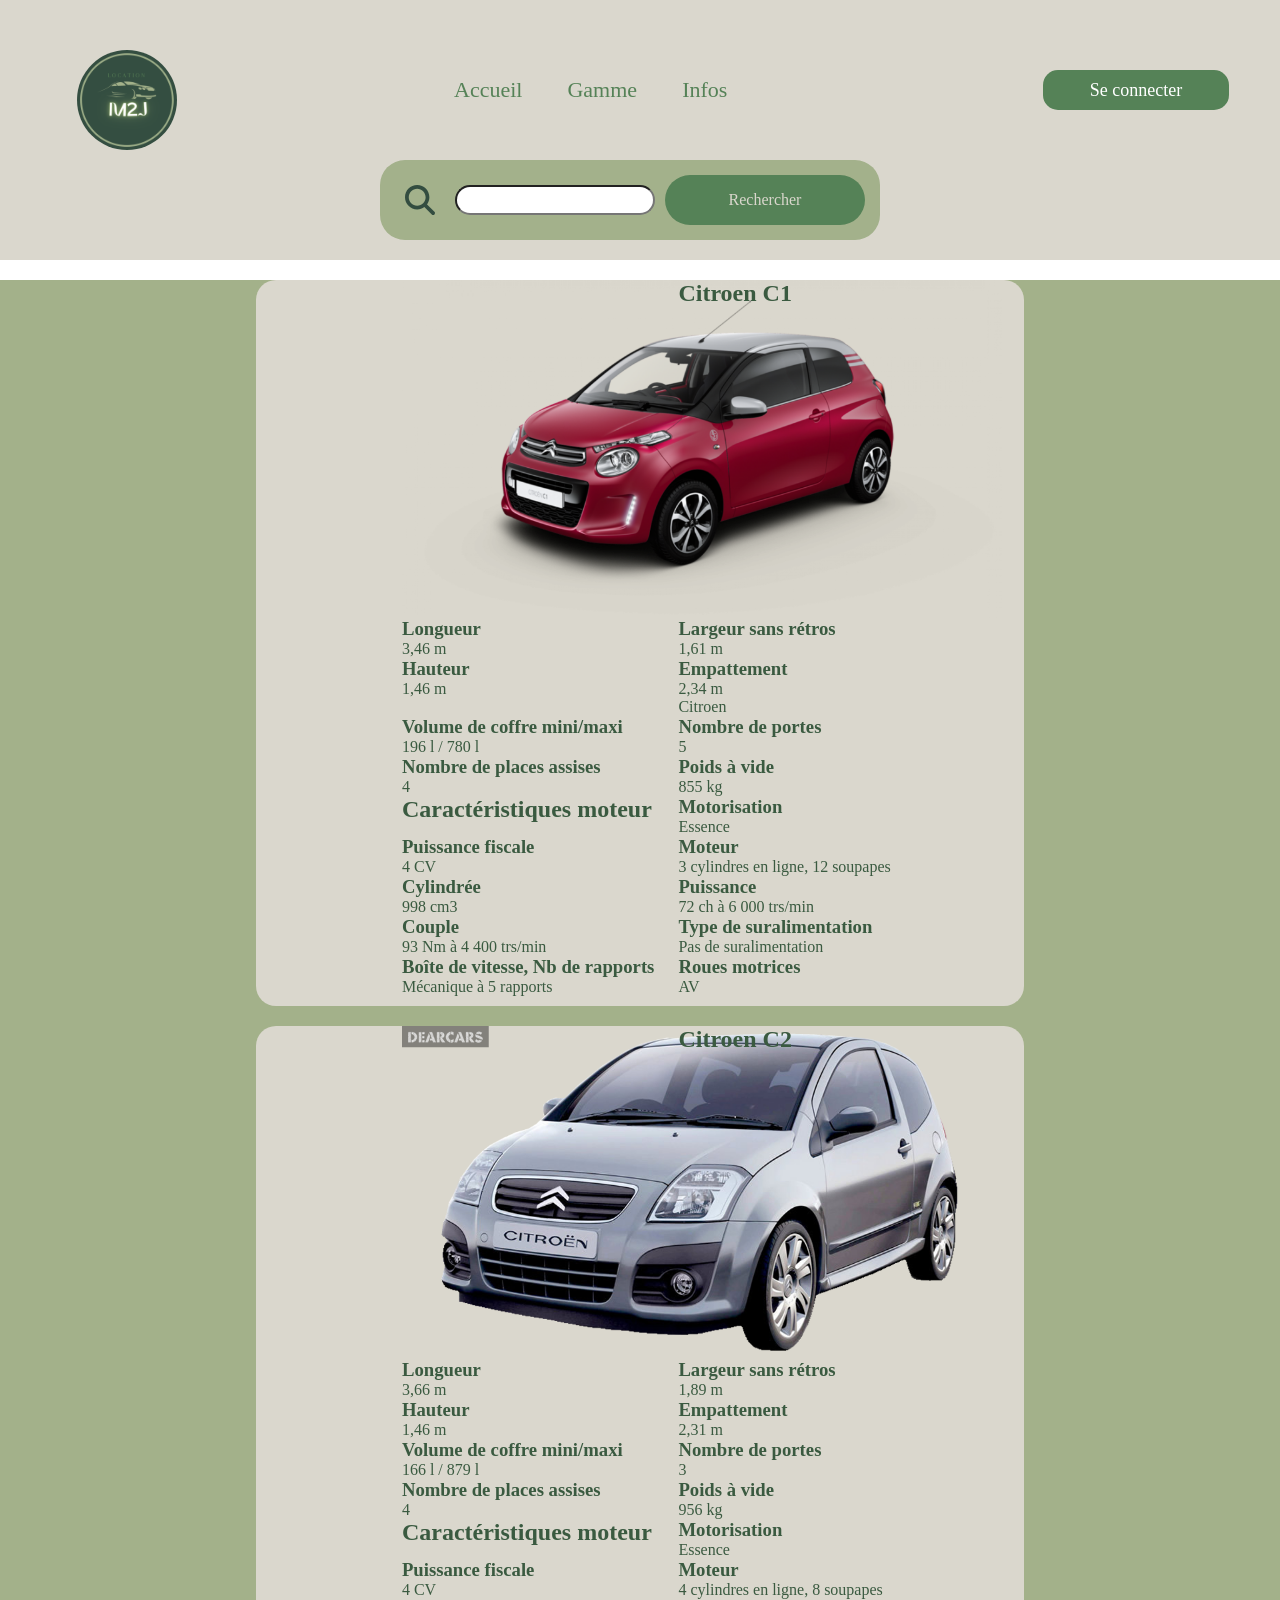
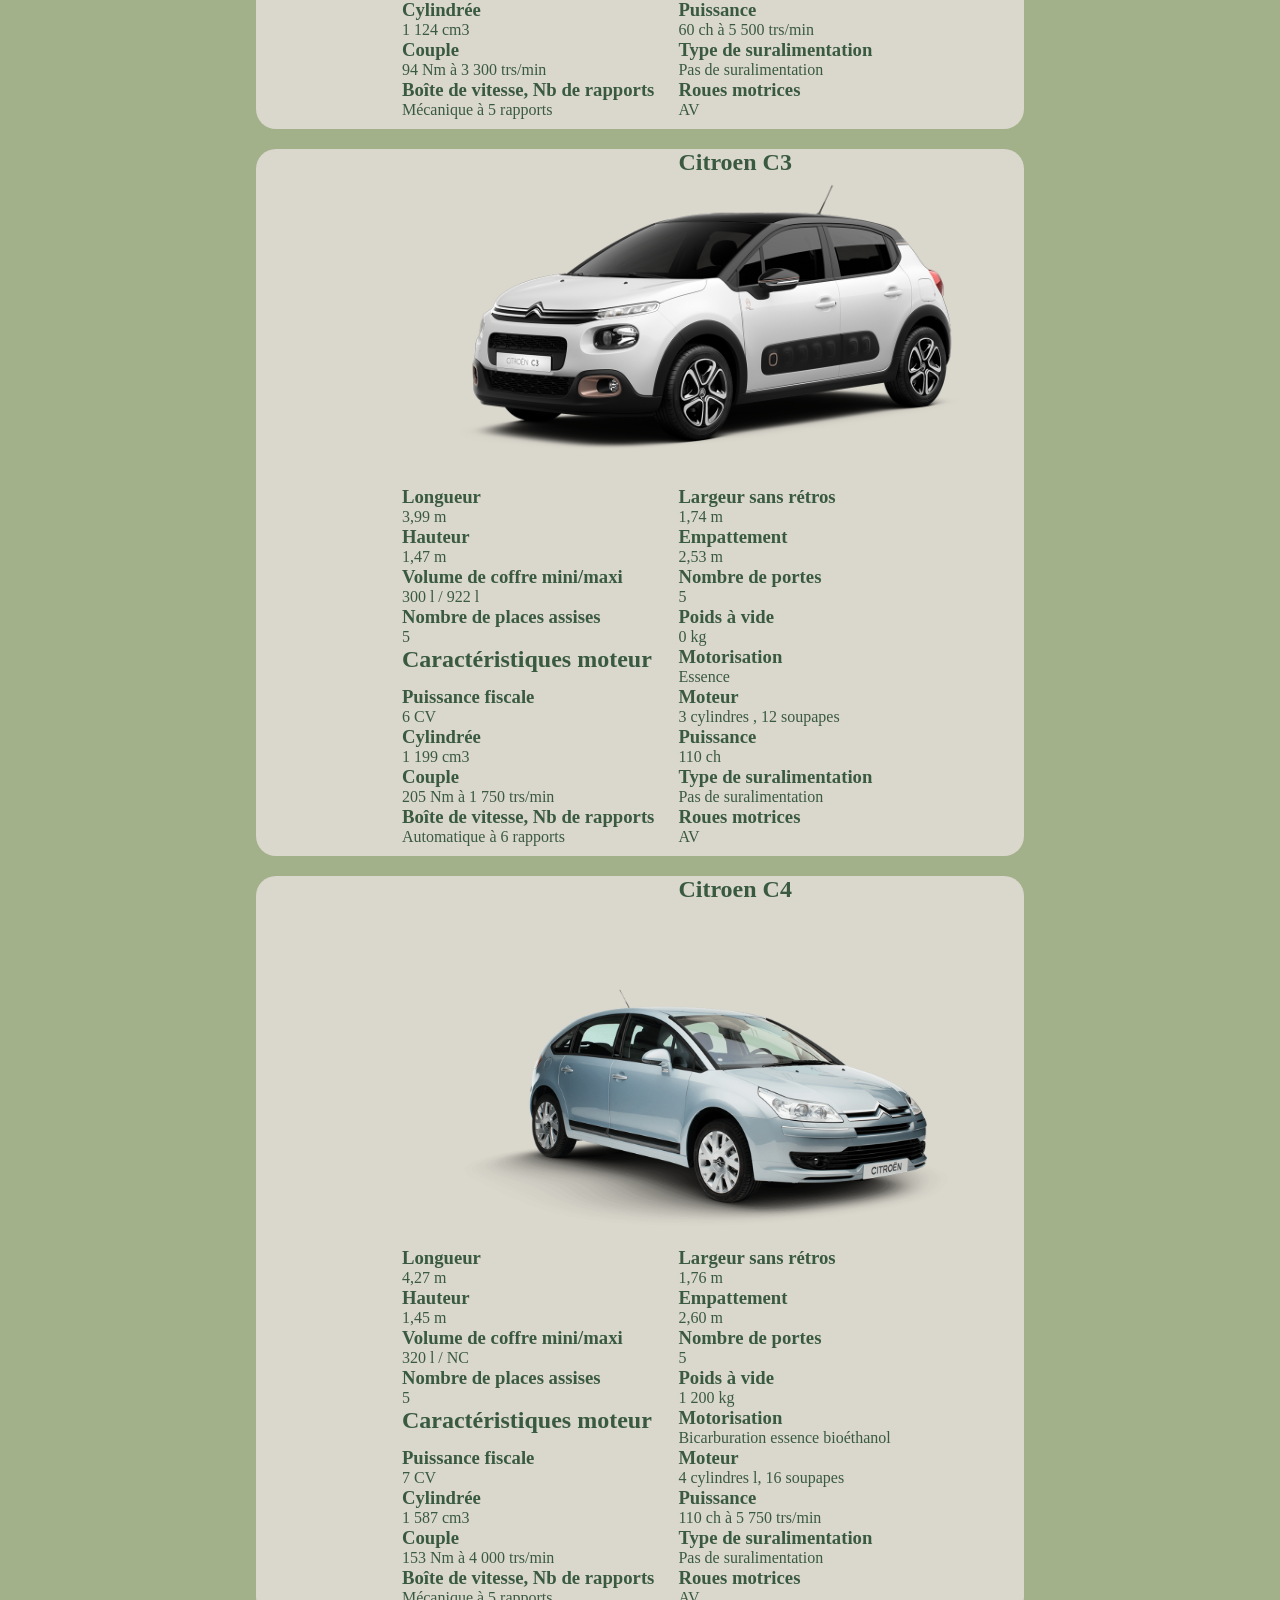
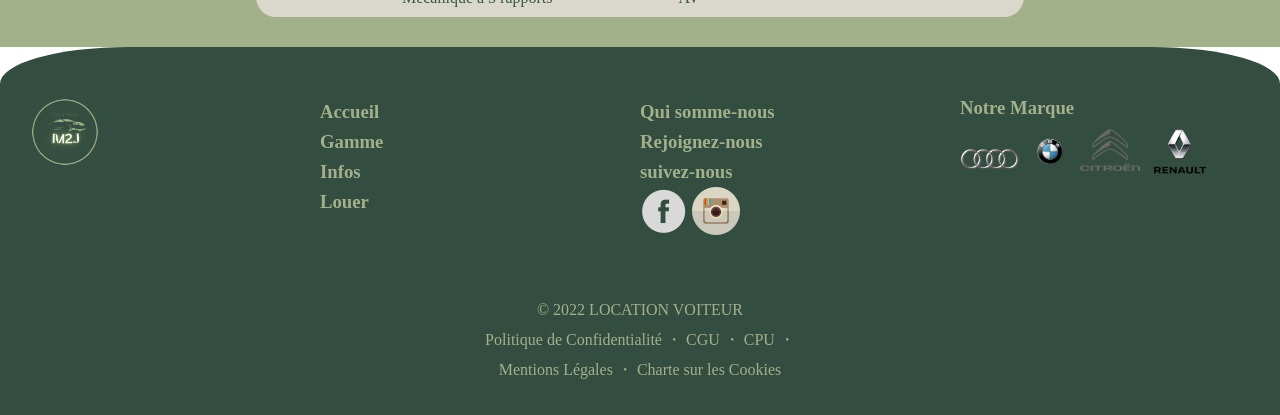
<file: marqueInfo/info-citroen.html>
<html lang="fr">
<head>
    <script src="../fa/fa/js/all.js" crossorigin="anonymous"></script>
    <meta charset="UTF-8">
    <meta http-equiv="X-UA-Compatible" content="IE=edge">
    <meta name="viewport" content="width=device-width, initial-scale=1.0">
    <title>Citroen Info</title>
    <link rel="stylesheet" href="../style/style.css">
</head>
<body>
    <nav>
        <div class="nav-container">
            <div class="header-nav">
                <div class="logo">
                    <img src="../img/logo-footer.png" alt="">
                </div>
                <div class="icone-burger">
                        <i class="fa-solid fa-bars"></i>
                </div>
            </div>
            <div class="nav-bar">
                <ul>
                    <li><a href="../index.html">Accueil</a></li>
                    <li class="deroulant">
                        <a href="../gamme-giniral.html">Gamme</a>
                        <ul class="sous">
                            <li><a href="../gamme/haut-gamme.html">Gamme de luxe</a></li>
                            <li><a href="../gamme/moyenne-gamme.html">Gamme moyenne</a></li>
                            <li><a href="../gamme/entree-gamme.html">Entrée de gamme</a></li>
                        </ul>
                    </li>
                    <li class="deroulant">
                        <a href="">Infos</a>
                        <ul class="sous">
                            <li><a href="../marqueInfo/info-audi.html">Audi</a></li>
                            <li><a href="../marqueInfo/info-bmw.html">Bmw</a></li>
                            <li><a href="../marqueInfo/info-citroen.html">Citroen</a></li>
                            <li><a href="../marqueInfo/info-renault.html">Renault</a></li>
                        </ul>
                    </li>
                </ul>
            </div>
        </div>
        <div class="log">
            <div class="btn"><a href="../connection.html">Se connecter</a></div>
        </div>
        <div class="search-container">
            <div class="search">
                <div class="icone-container">
                    <i class="fa-solid fa-magnifying-glass"></i>
                </div>
                <div class="input-search">
                    <input type="text">
                    <label for="">trouver un véhicule</label>
                </div>
                <div class="btn">
                    <p>Rechercher</p>
                </div>
            </div>
        </div>
    </nav>
    <div class="container-info">
        <div class="info">
            <div class="vehicule">
               
                <div class="au"><img src="../img/citroen/citroen/c1/car_citroen_c1.png" alt=""></div>
                 <h2>Citroen C1</h2>
                 <div>
                     <h3>Longueur</h3> <p>3,46 m</p>
                 </div>
                 <div>
                    <h3>Largeur sans rétros</h3> <p>1,61 m</p>
                </div>
                <div>
                    <h3>Hauteur</h3> <p>1,46 m</p>
                </div>
                <div>
                    <h3>Empattement</h3> <p>2,34 m</p>
                    Citroen
                </div>
                <div>
                    <h3>Volume de coffre mini/maxi</h3> <p>196 l / 780 l</p>
                    
                </div>
                <div>
                    <h3>Nombre de portes</h3> <p>5</p>
               

                </div>
                <div>
                    <h3>Nombre de places assises</h3> <p>4</p>
                    
                    
                </div>
                <div>
                    <h3>Poids à vide</h3> <p>855 kg</p>
                </div>
                <h2>Caractéristiques moteur</h2>

                <div>
                    <h3>Motorisation</h3></h3> <p>Essence</p>
                    
                   
                </div>
                <div>
                    <h3>Puissance fiscale </h3> <p>4 CV</p>
                
                </div>
                <div>
                    <h3>Moteur</h3> <p>3 cylindres en ligne, 12 soupapes</p>
  
                </div>
                <div>
                    <h3>Cylindrée  </h3> <p>998 cm3</p>
                </div>
                <div>
                    <h3>Puissance</h3> <p>72 ch à 6 000 trs/min</p> 
                </div>
                <div>
                    <h3>Couple</h3> <p>93 Nm à 4 400 trs/min</p>
                    
        
                </div>
                <div>
                    <h3>Type de suralimentation</h3> <p>Pas de suralimentation</p>
      
                </div>
                <div>
                    <h3>Boîte de vitesse, Nb de rapports</h3> <p>Mécanique à 5 rapports</p>
                </div>

                <div>
                    <h3>Roues motrices </h3> <p>AV</p>
                   
                </div>
                

            </div>
            <div class="vehicule">
               
                <div class="au"><img src="../img/citroen/citroen/c2/car_citroen_c2.png" alt=""></div>
                 <h2>Citroen C2</h2>
                 <div>
                     <h3>Longueur</h3> <p> 3,66 m</p>
                 </div>
                 <div>
                    <h3>Largeur sans rétros</h3> <p> 1,89 m</p>
                </div>
                <div>
                    <h3>Hauteur</h3> <p> 1,46 m</p>
                </div>
                <div>
                    <h3>Empattement</h3> <p> 2,31 m</p>
                    
                </div>
                <div>
                    <h3>Volume de coffre mini/maxi</h3> <p>166 l / 879 l</p>
                    
                </div>
                <div>
                    <h3>Nombre de portes</h3> <p> 3</p>
        
               
                </div>
                <div>
                    <h3>Nombre de places assises</h3> <p>4</p>
                    
                    
                </div>
                <div>
                    <h3>Poids à vide</h3> <p>956 kg</p>
                    
    
                </div>
                <h2>Caractéristiques moteur</h2>
    
                <div>
                    <h3>Motorisation</h3></h3> <p>Essence</p>
                    
                   
                </div>
                <div>
                    <h3>Puissance fiscale </h3> <p> 4 CV</p>
                
                </div>
                <div>
                    <h3>Moteur</h3> <p>  4 cylindres en ligne, 8 soupapes</p>
    
                </div>
                <div>
                    <h3>Cylindrée  </h3> <p>   1 124 cm3</p>
                </div>
                <div>
                    <h3>Puissance</h3> <p> 60 ch à 5 500 trs/min</p> 
                </div>
                <div>
                    <h3>Couple</h3> <p>94 Nm à 3 300 trs/min</p>
                 
                  
                    
                </div>
                <div>
                    <h3>Type de suralimentation</h3> <p>Pas de suralimentation</p>
      
                </div>
                <div>
                    <h3>Boîte de vitesse, Nb de rapports</h3> <p> Mécanique à 5 rapports</p>
                </div>
    
                <div>
                    <h3>Roues motrices </h3> <p>  AV</p>
                   
                </div>
                
    
            </div>
            <div class="vehicule">
                   
                <div class="au"><img src="../img/citroen/citroen/c3/car_citroen_c3.png" alt=""></div>
                 <h2>Citroen C3</h2>
                 <div>
                     <h3>Longueur</h3> <p>3,99 m</p>
                 </div>
                 <div>
                    <h3>Largeur sans rétros</h3> <p>1,74 m</p>
                </div>
                <div>
                    <h3>Hauteur</h3> <p>1,47 m</p>
                </div>
                <div>
                    <h3>Empattement</h3> <p>    2,53 m</p>
                    
                </div>
                <div>
                    <h3>Volume de coffre mini/maxi</h3> <p> 300 l / 922 l</p>
                    
                </div>
                <div>
                    <h3>Nombre de portes</h3> <p>5</p>
                    
             
                    
                    
                </div>
                <div>
                    <h3>Nombre de places assises</h3> <p> 5</p>
                    
                    
                </div>
                <div>
                    <h3>Poids à vide</h3> <p>0 kg</p>
                    
        
                </div>
                <h2>Caractéristiques moteur</h2>
        
                <div>
                    <h3>Motorisation</h3></h3> <p>Essence</p>
                    
                   
                </div>
                <div>
                    <h3>Puissance fiscale </h3> <p>6 CV</p>
                
                </div>
                <div>
                    <h3>Moteur</h3> <p>3 cylindres , 12 soupapes</p>
        
                </div>
                <div>
                    <h3>Cylindrée  </h3> <p>1 199 cm3</p>
                </div>
                <div>
                    <h3>Puissance</h3> <p>110 ch</p> 
                </div>
                <div>
                    <h3>Couple</h3> <p>205 Nm à 1 750 trs/min</p>
                    
                    
                </div>
                <div>
                    <h3>Type de suralimentation</h3> <p> Pas de suralimentation</p>
        
                </div>
                <div>
                    <h3>Boîte de vitesse, Nb de rapports</h3> <p>Automatique à 6 rapports</p>
                </div>
        
                <div>
                    <h3>Roues motrices </h3> <p>AV</p>
                   
                </div>
                
        
            </div>
            <div class="vehicule">
                   
                <div class="au"><img src="../img/citroen/citroen/c4/car_citroen_c4.png" alt=""></div>
                 <h2>Citroen C4</h2>
                 <div>
                     <h3>Longueur</h3> <p>4,27 m</p>
                 </div>
                 <div>
                    <h3>Largeur sans rétros</h3> <p>1,76 m</p>
                </div>
                <div>
                    <h3>Hauteur</h3> <p>1,45 m</p>
                </div>
                <div>
                    <h3>Empattement</h3> <p>2,60 m</p>
                    
                </div>
                <div>
                    <h3>Volume de coffre mini/maxi</h3> <p>320 l / NC</p>
                    
                </div>
                <div>
                    <h3>Nombre de portes</h3> <p>5</p>
               
            
                </div>
                <div>
                    <h3>Nombre de places assises</h3> <p>5</p>
            
            
                    
                </div>
                <div>
                    <h3>Poids à vide</h3> <p>1 200 kg</p>
                    
            
                </div>
                <h2>Caractéristiques moteur</h2>
            
                <div>
                    <h3>Motorisation</h3></h3> <p>Bicarburation essence bioéthanol</p>
                    
                   
                </div>
                <div>
                    <h3>Puissance fiscale </h3> <p>7 CV</p>
                
                </div>
                <div>
                    <h3>Moteur</h3> <p>4 cylindres l, 16 soupapes</p>
            
                </div>
                <div>
                    <h3>Cylindrée  </h3> <p>1 587 cm3</p>
                </div>
                <div>
                    <h3>Puissance</h3> <p>110 ch à 5 750 trs/min</p> 
                </div>
                <div>
                    <h3>Couple</h3> <p>153 Nm à 4 000 trs/min</p>
                    
            
            
            
            
            
            
                </div>
                <div>
                    <h3>Type de suralimentation</h3> <p>Pas de suralimentation</p>
            
                </div>
                <div>
                    <h3>Boîte de vitesse, Nb de rapports</h3> <p>Mécanique à 5 rapports</p>
                </div>
            
                <div>
                    <h3>Roues motrices </h3> <p>AV</p>
                   
                </div>
                
            
            </div>
        </div>
    </div>
    <footer>
        <div  class="fo">
        <div class="logo-fo">
            <img src="../img/logo-footer.png" alt="">
        </div>
        
        <div class="me-fo">
            <ul>
                <li><h3>Accueil</h3></li>
                <li><h3>Gamme</h3></li>
                <li><h3>Infos</h3></li>
                <li><h3>Louer</h3></li>
            </ul>
        </div>
        <div class="qui">
            
            <h3>Qui somme-nous</h3>
            <h3>Rejoignez-nous</h3>
            <div class=" bo">
                <h3>suivez-nous</h3>
            <img src="../img/fac.png" alt="">
            <img src="../img/ins.png" alt="">
        </div>
        </div>
       
        <div class="marc">
        <h3>Notre Marque</h3>
        <ul>
            <li><div class="aud"><img src="../img/aud.png" alt=""></div></li>
            <li><div class="aud1"><img src="../img/bmw.png" alt=""></div></li>
            <li><div class="aud2"><img src="../img/Citroen_logo.png" alt=""></div></li>
            <li><div class="aud3"><img src="../img/Renault.png" alt=""></div></li>
        </ul>
        </div>
        </div>
        <div class="fin">
            <p>&copy; 2022 LOCATION VOITEUR</p>
            <p>Politique de Confidentialité ・ CGU ・ CPU ・</p>
            <p>Mentions Légales ・ Charte sur les Cookies</p>
        </div>
    </footer>
    <script src="../app.js"></script>
</body>
</html>
</file>
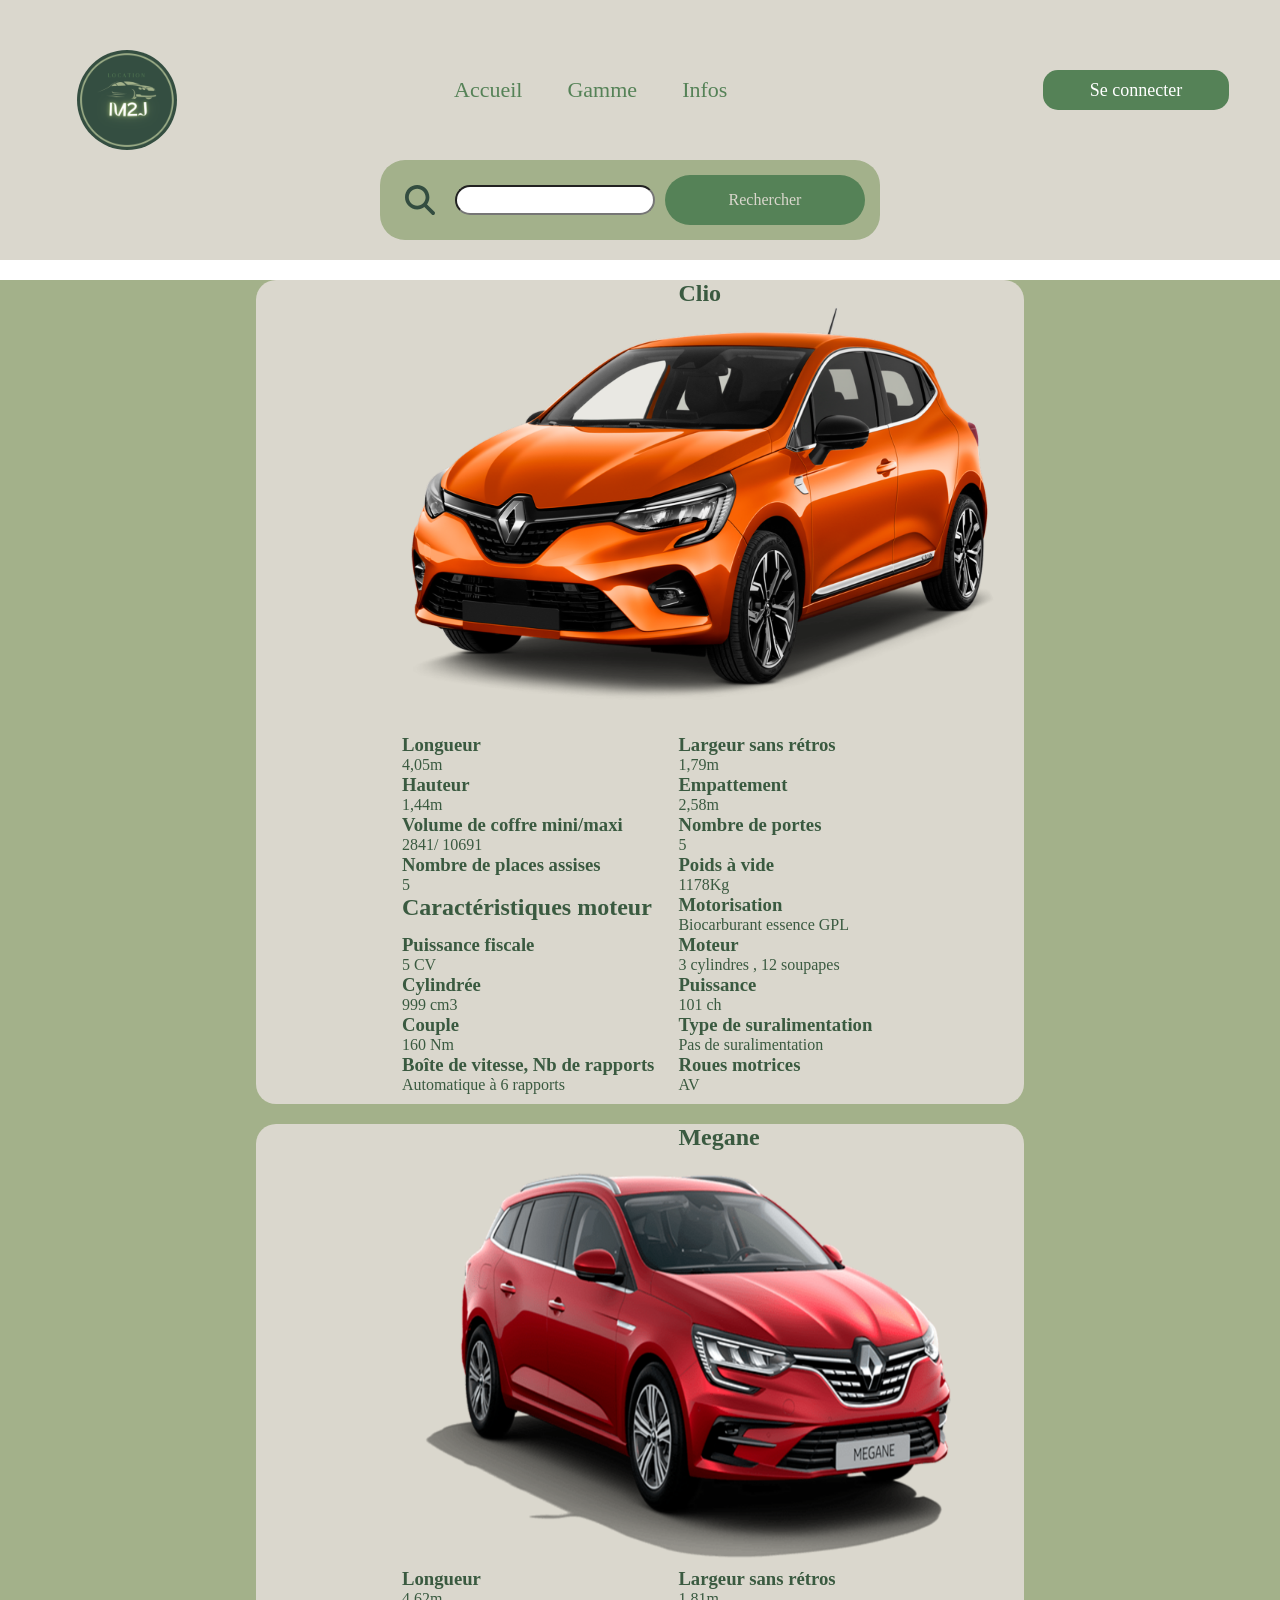
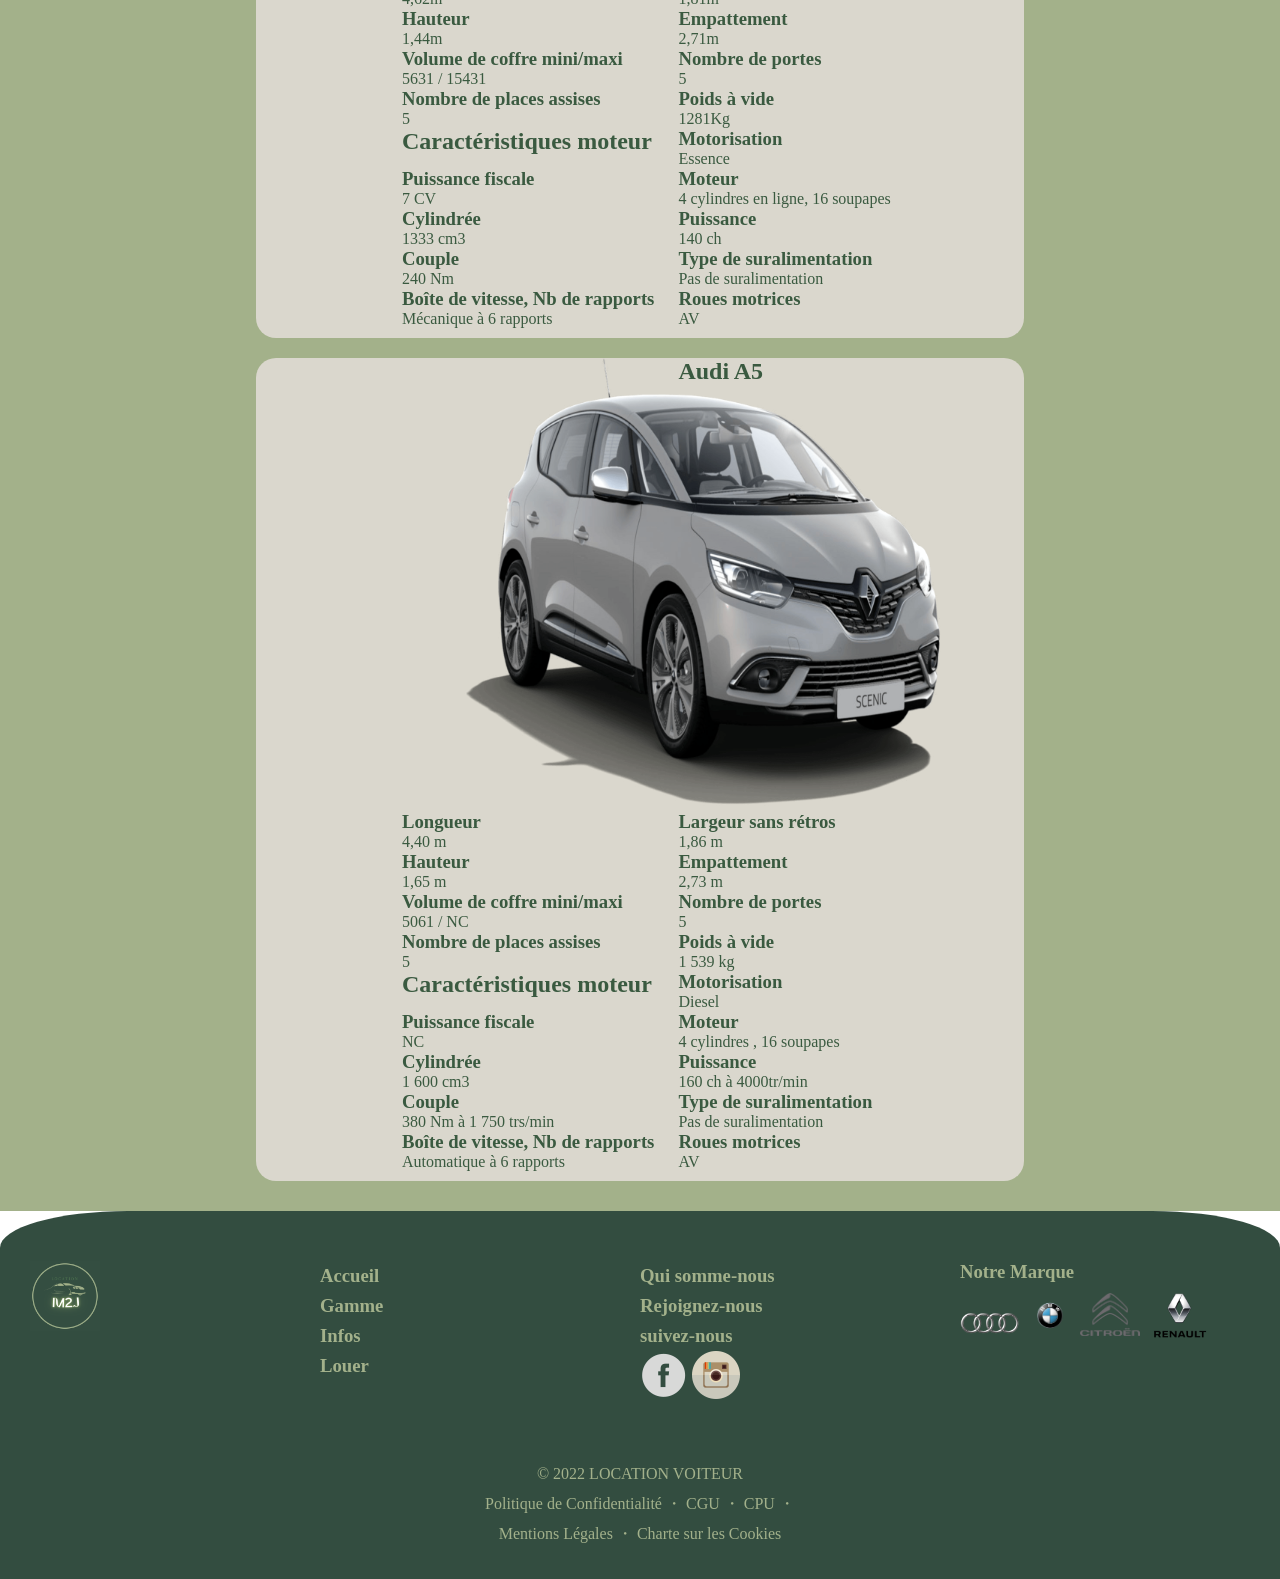
<file: marqueInfo/info-renault.html>
<!DOCTYPE html>
<html lang="fr">
<head>
    <script src="../fa/fa/js/all.js" crossorigin="anonymous"></script>
    <meta charset="UTF-8">
    <meta http-equiv="X-UA-Compatible" content="IE=edge">
    <meta name="viewport" content="width=device-width, initial-scale=1.0">
    <title>Renault info</title>
    <link rel="stylesheet" href="../style/style.css">
</head>
<body>
    <nav>
        <div class="nav-container">
            <div class="header-nav">
                <div class="logo">
                    <img src="../img/logo-footer.png" alt="">
                </div>
                <div class="icone-burger">
                        <i class="fa-solid fa-bars"></i>
                </div>
            </div>
            <div class="nav-bar">
                <ul>
                    <li><a href="../index.html">Accueil</a></li>
                    <li class="deroulant">
                        <a href="../gamme-giniral.html">Gamme</a>
                        <ul class="sous">
                            <li><a href="../gamme/haut-gamme.html">Gamme de luxe</a></li>
                            <li><a href="../gamme/moyenne-gamme.html">Gamme moyenne</a></li>
                            <li><a href="../gamme/entree-gamme.html">Entrée de gamme</a></li>
                        </ul>
                    </li>
                    <li class="deroulant">
                        <a href="">Infos</a>
                        <ul class="sous">
                            <li><a href="../marqueInfo/info-audi.html">Audi</a></li>
                            <li><a href="../marqueInfo/info-bmw.html">Bmw</a></li>
                            <li><a href="../marqueInfo/info-citroen.html">Citroen</a></li>
                            <li><a href="../marqueInfo/info-renault.html">Renault</a></li>
                        </ul>
                    </li>
                </ul>
            </div>
        </div>
        <div class="log">
            <div class="btn"><a href="../connection.html">Se connecter</a></div>
        </div>
        <div class="search-container">
            <div class="search">
                <div class="icone-container">
                    <i class="fa-solid fa-magnifying-glass"></i>
                </div>
                <div class="input-search">
                    <input type="text">
                    <label for="">trouver un véhicule</label>
                </div>
                <div class="btn">
                    <p>Rechercher</p>
                </div>
            </div>
        </div>
    </nav>
    <div class="container-info">
        <div class="info">
            <div class="vehicule">
               
                <div class="au"><img src="../img\renault\renault\clio\car_renault_clio5_resultat.png" alt="photo de clio"></div>
                 <h2>Clio</h2>
                 <div>
                     <h3>Longueur</h3> <p>4,05m</p>
                 </div>
                 <div>
                    <h3>Largeur sans rétros</h3> <p>1,79m</p>
                </div>
                <div>
                    <h3>Hauteur</h3> <p>1,44m</p>
                </div>
                <div>
                    <h3>Empattement</h3> <p>2,58m</p>
                    
                </div>
                <div>
                    <h3>Volume de coffre mini/maxi</h3> <p>2841/ 10691</p>
                    
                </div>
                <div>
                    <h3>Nombre de portes</h3> <p>5</p>
                    
                </div>
                <div>
                    <h3>Nombre de places assises</h3> <p>5</p>
                    
                    
                </div>
                <div>
                    <h3>Poids à vide</h3> <p>1178Kg</p>
                    
                    
                </div>
                <h2>Caractéristiques moteur</h2>

                <div>
                    <h3>Motorisation</h3></h3> <p>Biocarburant essence GPL</p>
                    
                   
                </div>
                <div>
                    <h3>Puissance fiscale </h3> <p>5 CV</p>
                
                </div>
                <div>
                    <h3>Moteur</h3> <p>3 cylindres , 12 soupapes </p>
      
                </div>
                <div>
                    <h3>Cylindrée  </h3> <p>999 cm3</p>
                </div>
                <div>
                    <h3>Puissance</h3> <p>101 ch  </p>
                </div>
                <div>
                    <h3>Couple</h3> <p>160 Nm 
                    </p>
        
                </div>
                <div>
                    <h3>Type de suralimentation</h3> <p>Pas de suralimentation</p>
      
                </div>
                <div>
                    <h3>Boîte de vitesse, Nb de rapports</h3> <p>Automatique à 6 rapports</p>
                </div>

                <div>
                    <h3>Roues motrices </h3> <p>AV</p>
                   
                </div>
                

            </div>
            <div class="vehicule">
                
                <div class="au"><img src="../img\renault\renault\megane\car_renault_megane_sedan.png" alt="photo de mégane"></div>
                 <h2>Megane</h2>
                 <div>
                     <h3>Longueur</h3> <p>4,62m</p>
                 </div>
                 <div>
                    <h3>Largeur sans rétros</h3> <p>1,81m</p>
                </div>
                <div>
                    <h3>Hauteur</h3> <p>1,44m</p>
                </div>
                <div>
                    <h3>Empattement</h3> <p>2,71m</p>
                    
                </div>
                <div>
                    <h3>Volume de coffre mini/maxi</h3> <p>5631 / 15431</p>
                    
                </div>
                <div>
                    <h3>Nombre de portes</h3> <p>5</p>
                    
                </div>
                <div>
                    <h3>Nombre de places assises</h3> <p>5</p>
                    
                    
                </div>
                <div>
                    <h3>Poids à vide</h3> <p>1281Kg</p>
                    
                    
                </div>
                <h2>Caractéristiques moteur</h2>

                <div>
                    <h3>Motorisation</h3></h3> <p>Essence</p>
            
                </div>
                <div>
                    <h3>Puissance fiscale </h3> <p>7 CV</p>
                
                </div>
                <div>
                    <h3>Moteur</h3> <p> 4 cylindres en ligne, 16 soupapes </p>
      
                </div>
                <div>
                    <h3>Cylindrée  </h3> <p>1333 cm3</p>
                </div>
                <div>
                    <h3>Puissance</h3> <p>140 ch</p>
                    
                </div>
                <div>
                    <h3>Couple</h3> <p>240 Nm </p>
                
                </div>
                <div>
                    <h3>Type de suralimentation</h3> <p>Pas de suralimentation</p>
      
                </div>
                <div>
                    <h3>Boîte de vitesse, Nb de rapports</h3> <p>Mécanique à 6 rapports      </p>
              
                </div>

                <div>
                    <h3>Roues motrices </h3> <p>AV</p>
                   
                </div>
                
            </div>
            <div class="vehicule">
                
                <div class="au"><img src="../img\renault\renault\scenic\car_renault_scenic.png" alt="photo de scenic"></div>
                 <h2>Audi A5</h2>
                 <div>
                    
                    
                    
                     <h3>Longueur</h3> <p>4,40 m</p>
                 </div>
                 <div>
                    <h3>Largeur sans rétros</h3> <p> 1,86 m</p>
                </div>
                <div>
                    <h3>Hauteur</h3> <p>1,65 m</p>
                </div>
                <div>
                    <h3>Empattement</h3> <p> 2,73 m</p>
                    
                </div>
                <div>
                    <h3>Volume de coffre mini/maxi</h3> <p> 5061 / NC</p>
                    
                </div>
                <div>
                    <h3>Nombre de portes</h3> <p>5</p>
                    
                </div>
                <div>
                    <h3>Nombre de places assises</h3> <p>5</p>
                    
                    
                </div>
                <div>
                    <h3>Poids à vide</h3> <p> 1 539 kg</p>
                    
                    
                </div>
                <h2>Caractéristiques moteur</h2>

                <div>
                    <h3>Motorisation</h3></h3> <p>Diesel</p>
                    
                   
                </div>
                <div>
                    <h3>Puissance fiscale </h3> <p>NC</p>
                
                </div>
          
                <div>
                    <h3>Moteur</h3> <p>4 cylindres , 16 soupapes </p>
      
                </div>
                <div>
                    <h3>Cylindrée  </h3> <p>1 600 cm3</p>
                </div>
                <div>
                    <h3>Puissance</h3> <p>   160 ch à 4000tr/min </p>
                </div>
                <div>
                    <h3>Couple</h3> <p>380 Nm à 1 750 trs/min</p>
                    
        
                </div>
                <div>
                    <h3>Type de suralimentation</h3> <p>Pas de suralimentation</p>
      
                </div>
                <div>
                    <h3>Boîte de vitesse, Nb de rapports</h3> <p>Automatique à 6 rapports</p>
                </div>

                <div>
                    <h3>Roues motrices </h3> <p>AV</p>
                   
                </div>
                
            </div>
    </div>
    <footer>
        <div  class="fo">
        <div class="logo-fo">
            <img src="../img/logo-footer.png" alt="">
        </div>
        
        <div class="me-fo">
            <ul>
                <li><h3>Accueil</h3></li>
                <li><h3>Gamme</h3></li>
                <li><h3>Infos</h3></li>
                <li><h3>Louer</h3></li>
            </ul>
        </div>
        <div class="qui">
            
            <h3>Qui somme-nous</h3>
            <h3>Rejoignez-nous</h3>
            <div class=" bo">
                <h3>suivez-nous</h3>
            <img src="../img/fac.png" alt="">
            <img src="../img/ins.png" alt="">
        </div>
        </div>
       
        <div class="marc">
        <h3>Notre Marque</h3>
        <ul>
            <li><div class="aud"><img src="../img/aud.png" alt=""></div></li>
            <li><div class="aud1"><img src="../img/bmw.png" alt=""></div></li>
            <li><div class="aud2"><img src="../img/Citroen_logo.png" alt=""></div></li>
            <li><div class="aud3"><img src="../img/Renault.png" alt=""></div></li>
        </ul>
        </div>
        </div>
        <div class="fin">
            <p>&copy; 2022 LOCATION VOITEUR</p>
            <p>Politique de Confidentialité ・ CGU ・ CPU ・</p>
            <p>Mentions Légales ・ Charte sur les Cookies</p>
        </div>
    </footer>
    <script src="../app.js"></script>
</body>
</html>
</file>
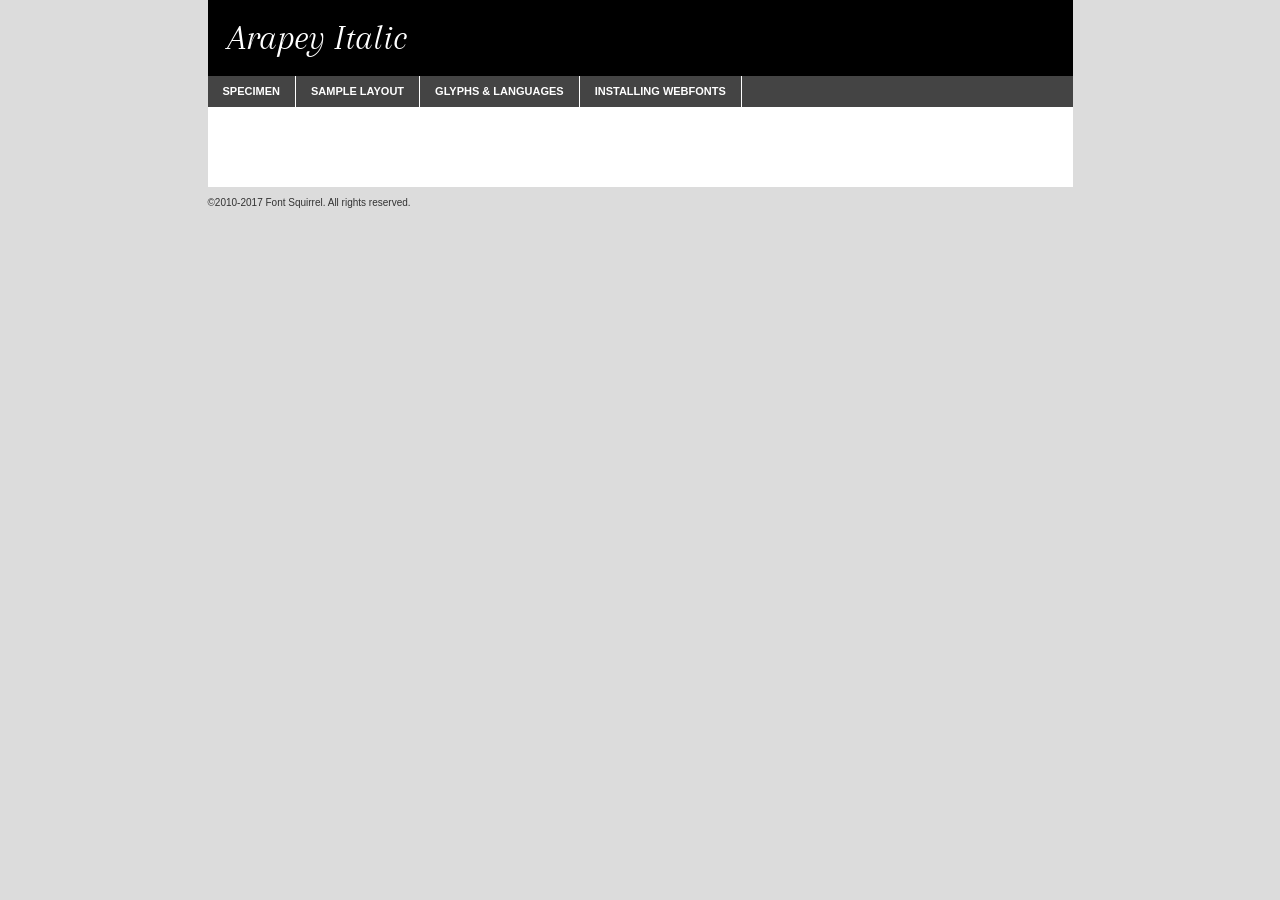
<file: font/Arapey_web/arapey-italic-demo.html>
<!DOCTYPE html PUBLIC "-//W3C//DTD XHTML 1.0 Transitional//EN"
        "http://www.w3.org/TR/xhtml1/DTD/xhtml1-transitional.dtd">

<html xmlns="http://www.w3.org/1999/xhtml" xml:lang="en" lang="en">
<head>
    <meta http-equiv="Content-Type" content="text/html; charset=utf-8"/>
    <script src="http://ajax.googleapis.com/ajax/libs/jquery/1.7.2/jquery.min.js" type="text/javascript" charset="utf-8"></script>
    <script type="text/javascript">
		(function($) {
			$.fn.easyTabs = function(option) {
				var param = jQuery.extend({ fadeSpeed: 'fast', defaultContent: 1, activeClass: 'active' }, option);
				$(this).each(function() {
					var thisId = '#' + this.id;
					if ( param.defaultContent == '' )
					{
						param.defaultContent = 1;
					}
					if ( typeof param.defaultContent == 'number' )
					{
						var defaultTab = $(thisId + ' .tabs li:eq(' + (param.defaultContent - 1) + ') a').attr('href').substr(1);
					}
					else
					{
						var defaultTab = param.defaultContent;
					}
					$(thisId + ' .tabs li a').each(function() {
						var tabToHide = $(this).attr('href').substr(1);
						$('#' + tabToHide).addClass('easytabs-tab-content');
					});
					hideAll();
					changeContent(defaultTab);

					function hideAll() {$(thisId + ' .easytabs-tab-content').hide();}

					function changeContent(tabId)
					{
						hideAll();
						$(thisId + ' .tabs li').removeClass(param.activeClass);
						$(thisId + ' .tabs li a[href=#' + tabId + ']').closest('li').addClass(param.activeClass);
						if ( param.fadeSpeed != 'none' )
						{
							$(thisId + ' #' + tabId).fadeIn(param.fadeSpeed);
						}
						else
						{
							$(thisId + ' #' + tabId).show();
						}
					}

					$(thisId + ' .tabs li').click(function() {
						var tabId = $(this).find('a').attr('href').substr(1);
						changeContent(tabId);
						return false;
					});
				});
			}
		})(jQuery);
    </script>
    <link rel="stylesheet" href="specimen_files/specimen_stylesheet.css" type="text/css" charset="utf-8"/>
    <link rel="stylesheet" href="stylesheet.css" type="text/css" charset="utf-8"/>

    <style type="text/css">
        		body {
			font-family: 'arapeyitalic';
        		}

            </style>

    <title>Arapey Italic Specimen</title>


    <script type="text/javascript" charset="utf-8">
		$(document).ready(function() {
			$('#container').easyTabs({ defaultContent: 1 });
		});
    </script>
</head>

<body>
<div id="container">
    <div id="header">
		Arapey Italic    </div>
    <ul class="tabs">
        <li><a href="#specimen">Specimen</a></li>
        <li><a href="#layout">Sample Layout</a></li>
		        <li><a href="#glyphs">Glyphs &amp; Languages</a></li>
        <li><a href="#installing">Installing Webfonts</a></li>

    </ul>

    <div id="main_content">


        <div id="specimen">

            <div class="section">
                <div class="grid12 firstcol">
                    <div class="huge">AaBb</div>
                </div>
            </div>

            <div class="section">
                <div class="glyph_range">A&#x200B;B&#x200b;C&#x200b;D&#x200b;E&#x200b;F&#x200b;G&#x200b;H&#x200b;I&#x200b;J&#x200b;K&#x200b;L&#x200b;M&#x200b;N&#x200b;O&#x200b;P&#x200b;Q&#x200b;R&#x200b;S&#x200b;T&#x200b;U&#x200b;V&#x200b;W&#x200b;X&#x200b;Y&#x200b;Z&#x200b;a&#x200b;b&#x200b;c&#x200b;d&#x200b;e&#x200b;f&#x200b;g&#x200b;h&#x200b;i&#x200b;j&#x200b;k&#x200b;l&#x200b;m&#x200b;n&#x200b;o&#x200b;p&#x200b;q&#x200b;r&#x200b;s&#x200b;t&#x200b;u&#x200b;v&#x200b;w&#x200b;x&#x200b;y&#x200b;z&#x200b;1&#x200b;2&#x200b;3&#x200b;4&#x200b;5&#x200b;6&#x200b;7&#x200b;8&#x200b;9&#x200b;0&#x200b;&amp;&#x200b;.&#x200b;,&#x200b;?&#x200b;!&#x200b;&#64;&#x200b;(&#x200b;)&#x200b;#&#x200b;$&#x200b;%&#x200b;*&#x200b;+&#x200b;-&#x200b;=&#x200b;:&#x200b;;</div>
            </div>
            <div class="section">
                <div class="grid12 firstcol">
                    <table class="sample_table">
                        <tr>
                            <td>10</td>
                            <td class="size10">abcdefghijklmnopqrstuvwxyzABCDEFGHIJKLMNOPQRSTUVWXYZ0123456789abcdefghijklmnopqrstuvwxyzABCDEFGHIJKLMNOPQRSTUVWXYZ0123456789abcdefghijklmnopqrstuvwxyzABCDEFGHIJKLMNOPQRSTUVWXYZ</td>
                        </tr>
                        <tr>
                            <td>11</td>
                            <td class="size11">abcdefghijklmnopqrstuvwxyzABCDEFGHIJKLMNOPQRSTUVWXYZ0123456789abcdefghijklmnopqrstuvwxyzABCDEFGHIJKLMNOPQRSTUVWXYZ0123456789abcdefghijklmnopqrstuvwxyzABCDEFGHIJKLMNOPQRSTUVWXYZ</td>
                        </tr>
                        <tr>
                            <td>12</td>
                            <td class="size12">abcdefghijklmnopqrstuvwxyzABCDEFGHIJKLMNOPQRSTUVWXYZ0123456789abcdefghijklmnopqrstuvwxyzABCDEFGHIJKLMNOPQRSTUVWXYZ0123456789abcdefghijklmnopqrstuvwxyzABCDEFGHIJKLMNOPQRSTUVWXYZ</td>
                        </tr>
                        <tr>
                            <td>13</td>
                            <td class="size13">abcdefghijklmnopqrstuvwxyzABCDEFGHIJKLMNOPQRSTUVWXYZ0123456789abcdefghijklmnopqrstuvwxyzABCDEFGHIJKLMNOPQRSTUVWXYZ0123456789abcdefghijklmnopqrstuvwxyzABCDEFGHIJKLMNOPQRSTUVWXYZ</td>
                        </tr>
                        <tr>
                            <td>14</td>
                            <td class="size14">abcdefghijklmnopqrstuvwxyzABCDEFGHIJKLMNOPQRSTUVWXYZ0123456789abcdefghijklmnopqrstuvwxyzABCDEFGHIJKLMNOPQRSTUVWXYZ0123456789abcdefghijklmnopqrstuvwxyzABCDEFGHIJKLMNOPQRSTUVWXYZ</td>
                        </tr>
                        <tr>
                            <td>16</td>
                            <td class="size16">abcdefghijklmnopqrstuvwxyzABCDEFGHIJKLMNOPQRSTUVWXYZ0123456789abcdefghijklmnopqrstuvwxyzABCDEFGHIJKLMNOPQRSTUVWXYZ</td>
                        </tr>
                        <tr>
                            <td>18</td>
                            <td class="size18">abcdefghijklmnopqrstuvwxyzABCDEFGHIJKLMNOPQRSTUVWXYZ0123456789abcdefghijklmnopqrstuvwxyzABCDEFGHIJKLMNOPQRSTUVWXYZ</td>
                        </tr>
                        <tr>
                            <td>20</td>
                            <td class="size20">abcdefghijklmnopqrstuvwxyzABCDEFGHIJKLMNOPQRSTUVWXYZ0123456789abcdefghijklmnopqrstuvwxyzABCDEFGHIJKLMNOPQRSTUVWXYZ</td>
                        </tr>
                        <tr>
                            <td>24</td>
                            <td class="size24">abcdefghijklmnopqrstuvwxyzABCDEFGHIJKLMNOPQRSTUVWXYZ0123456789abcdefghijklmnopqrstuvwxyzABCDEFGHIJKLMNOPQRSTUVWXYZ</td>
                        </tr>
                        <tr>
                            <td>30</td>
                            <td class="size30">abcdefghijklmnopqrstuvwxyzABCDEFGHIJKLMNOPQRSTUVWXYZ0123456789abcdefghijklmnopqrstuvwxyzABCDEFGHIJKLMNOPQRSTUVWXYZ</td>
                        </tr>
                        <tr>
                            <td>36</td>
                            <td class="size36">abcdefghijklmnopqrstuvwxyzABCDEFGHIJKLMNOPQRSTUVWXYZ0123456789abcdefghijklmnopqrstuvwxyzABCDEFGHIJKLMNOPQRSTUVWXYZ</td>
                        </tr>
                        <tr>
                            <td>48</td>
                            <td class="size48">abcdefghijklmnopqrstuvwxyzABCDEFGHIJKLMNOPQRSTUVWXYZ0123456789abcdefghijklmnopqrstuvwxyzABCDEFGHIJKLMNOPQRSTUVWXYZ</td>
                        </tr>
                        <tr>
                            <td>60</td>
                            <td class="size60">abcdefghijklmnopqrstuvwxyzABCDEFGHIJKLMNOPQRSTUVWXYZ0123456789abcdefghijklmnopqrstuvwxyzABCDEFGHIJKLMNOPQRSTUVWXYZ</td>
                        </tr>
                        <tr>
                            <td>72</td>
                            <td class="size72">abcdefghijklmnopqrstuvwxyzABCDEFGHIJKLMNOPQRSTUVWXYZ0123456789abcdefghijklmnopqrstuvwxyzABCDEFGHIJKLMNOPQRSTUVWXYZ</td>
                        </tr>
                        <tr>
                            <td>90</td>
                            <td class="size90">abcdefghijklmnopqrstuvwxyzABCDEFGHIJKLMNOPQRSTUVWXYZ0123456789abcdefghijklmnopqrstuvwxyzABCDEFGHIJKLMNOPQRSTUVWXYZ</td>
                        </tr>
                    </table>

                </div>

            </div>


            <div class="section" id="bodycomparison">


                <div id="xheight">
                    <div class="fontbody">&#x25FC;&#x25FC;&#x25FC;&#x25FC;&#x25FC;&#x25FC;&#x25FC;&#x25FC;&#x25FC;&#x25FC;&#x25FC;&#x25FC;&#x25FC;&#x25FC;&#x25FC;&#x25FC;&#x25FC;&#x25FC;&#x25FC;&#x25FC;&#x25FC;&#x25FC;&#x25FC;&#x25FC;&#x25FC;&#x25FC;&#x25FC;&#x25FC;&#x25FC;&#x25FC;&#x25FC;&#x25FC;&#x25FC;&#x25FC;&#x25FC;&#x25FC;&#x25FC;&#x25FC;&#x25FC;&#x25FC;&#x25FC;&#x25FC;&#x25FC;&#x25FC;&#x25FC;&#x25FC;&#x25FC;&#x25FC;&#x25FC;&#x25FC;&#x25FC;&#x25FC;&#x25FC;&#x25FC;&#x25FC;&#x25FC;&#x25FC;&#x25FC;&#x25FC;&#x25FC;&#x25FC;&#x25FC;&#x25FC;&#x25FC;&#x25FC;&#x25FC;&#x25FC;&#x25FC;&#x25FC;&#x25FC;&#x25FC;&#x25FC;&#x25FC;&#x25FC;&#x25FC;&#x25FC;&#x25FC;&#x25FC;&#x25FC;&#x25FC;&#x25FC;&#x25FC;&#x25FC;&#x25FC;&#x25FC;&#x25FC;&#x25FC;&#x25FC;&#x25FC;&#x25FC;&#x25FC;&#x25FC;&#x25FC;&#x25FC;&#x25FC;&#x25FC;&#x25FC;&#x25FC;&#x25FC;body</div>
                    <div class="arialbody">body</div>
                    <div class="verdanabody">body</div>
                    <div class="georgiabody">body</div>
                </div>
                <div class="fontbody" style="z-index:1">
                    body<span>Arapey Italic</span>
                </div>
                <div class="arialbody" style="z-index:1">
                    body<span>Arial</span>
                </div>
                <div class="verdanabody" style="z-index:1">
                    body<span>Verdana</span>
                </div>
                <div class="georgiabody" style="z-index:1">
                    body<span>Georgia</span>
                </div>


            </div>


            <div class="section psample psample_row1" id="">

                <div class="grid2 firstcol">
                    <p class="size10"><span>10.</span>Aenean lacinia bibendum nulla sed consectetur. Fusce dapibus, tellus ac cursus commodo, tortor mauris condimentum nibh, ut fermentum massa justo sit amet risus. Nullam id dolor id nibh ultricies vehicula ut id elit. Cum sociis natoque penatibus et magnis dis parturient montes, nascetur ridiculus mus. Nulla vitae elit libero, a pharetra augue.</p>

                </div>
                <div class="grid3">
                    <p class="size11"><span>11.</span>Aenean lacinia bibendum nulla sed consectetur. Fusce dapibus, tellus ac cursus commodo, tortor mauris condimentum nibh, ut fermentum massa justo sit amet risus. Nullam id dolor id nibh ultricies vehicula ut id elit. Cum sociis natoque penatibus et magnis dis parturient montes, nascetur ridiculus mus. Nulla vitae elit libero, a pharetra augue.</p>

                </div>
                <div class="grid3">
                    <p class="size12"><span>12.</span>Aenean lacinia bibendum nulla sed consectetur. Fusce dapibus, tellus ac cursus commodo, tortor mauris condimentum nibh, ut fermentum massa justo sit amet risus. Nullam id dolor id nibh ultricies vehicula ut id elit. Cum sociis natoque penatibus et magnis dis parturient montes, nascetur ridiculus mus. Nulla vitae elit libero, a pharetra augue.</p>

                </div>
                <div class="grid4">
                    <p class="size13"><span>13.</span>Aenean lacinia bibendum nulla sed consectetur. Fusce dapibus, tellus ac cursus commodo, tortor mauris condimentum nibh, ut fermentum massa justo sit amet risus. Nullam id dolor id nibh ultricies vehicula ut id elit. Cum sociis natoque penatibus et magnis dis parturient montes, nascetur ridiculus mus. Nulla vitae elit libero, a pharetra augue.</p>

                </div>
                <div class="white_blend"></div>

            </div>
            <div class="section psample psample_row2" id="">
                <div class="grid3 firstcol">
                    <p class="size14"><span>14.</span>Aenean lacinia bibendum nulla sed consectetur. Fusce dapibus, tellus ac cursus commodo, tortor mauris condimentum nibh, ut fermentum massa justo sit amet risus. Nullam id dolor id nibh ultricies vehicula ut id elit. Cum sociis natoque penatibus et magnis dis parturient montes, nascetur ridiculus mus. Nulla vitae elit libero, a pharetra augue.</p>

                </div>
                <div class="grid4">
                    <p class="size16"><span>16.</span>Aenean lacinia bibendum nulla sed consectetur. Fusce dapibus, tellus ac cursus commodo, tortor mauris condimentum nibh, ut fermentum massa justo sit amet risus. Nullam id dolor id nibh ultricies vehicula ut id elit. Cum sociis natoque penatibus et magnis dis parturient montes, nascetur ridiculus mus. Nulla vitae elit libero, a pharetra augue.</p>

                </div>
                <div class="grid5">
                    <p class="size18"><span>18.</span>Aenean lacinia bibendum nulla sed consectetur. Fusce dapibus, tellus ac cursus commodo, tortor mauris condimentum nibh, ut fermentum massa justo sit amet risus. Nullam id dolor id nibh ultricies vehicula ut id elit. Cum sociis natoque penatibus et magnis dis parturient montes, nascetur ridiculus mus. Nulla vitae elit libero, a pharetra augue.</p>

                </div>

                <div class="white_blend"></div>

            </div>

            <div class="section psample psample_row3" id="">
                <div class="grid5 firstcol">
                    <p class="size20"><span>20.</span>Aenean lacinia bibendum nulla sed consectetur. Fusce dapibus, tellus ac cursus commodo, tortor mauris condimentum nibh, ut fermentum massa justo sit amet risus. Nullam id dolor id nibh ultricies vehicula ut id elit. Cum sociis natoque penatibus et magnis dis parturient montes, nascetur ridiculus mus. Nulla vitae elit libero, a pharetra augue.</p>
                </div>
                <div class="grid7">
                    <p class="size24"><span>24.</span>Aenean lacinia bibendum nulla sed consectetur. Fusce dapibus, tellus ac cursus commodo, tortor mauris condimentum nibh, ut fermentum massa justo sit amet risus. Nullam id dolor id nibh ultricies vehicula ut id elit. Cum sociis natoque penatibus et magnis dis parturient montes, nascetur ridiculus mus. Nulla vitae elit libero, a pharetra augue.</p>
                </div>

                <div class="white_blend"></div>

            </div>

            <div class="section psample psample_row4" id="">
                <div class="grid12 firstcol">
                    <p class="size30"><span>30.</span>Aenean lacinia bibendum nulla sed consectetur. Fusce dapibus, tellus ac cursus commodo, tortor mauris condimentum nibh, ut fermentum massa justo sit amet risus. Nullam id dolor id nibh ultricies vehicula ut id elit. Cum sociis natoque penatibus et magnis dis parturient montes, nascetur ridiculus mus. Nulla vitae elit libero, a pharetra augue.</p>
                </div>
                <div class="white_blend"></div>

            </div>


            <div class="section psample psample_row1 fullreverse">
                <div class="grid2 firstcol">
                    <p class="size10"><span>10.</span>Aenean lacinia bibendum nulla sed consectetur. Fusce dapibus, tellus ac cursus commodo, tortor mauris condimentum nibh, ut fermentum massa justo sit amet risus. Nullam id dolor id nibh ultricies vehicula ut id elit. Cum sociis natoque penatibus et magnis dis parturient montes, nascetur ridiculus mus. Nulla vitae elit libero, a pharetra augue.</p>

                </div>
                <div class="grid3">
                    <p class="size11"><span>11.</span>Aenean lacinia bibendum nulla sed consectetur. Fusce dapibus, tellus ac cursus commodo, tortor mauris condimentum nibh, ut fermentum massa justo sit amet risus. Nullam id dolor id nibh ultricies vehicula ut id elit. Cum sociis natoque penatibus et magnis dis parturient montes, nascetur ridiculus mus. Nulla vitae elit libero, a pharetra augue.</p>

                </div>
                <div class="grid3">
                    <p class="size12"><span>12.</span>Aenean lacinia bibendum nulla sed consectetur. Fusce dapibus, tellus ac cursus commodo, tortor mauris condimentum nibh, ut fermentum massa justo sit amet risus. Nullam id dolor id nibh ultricies vehicula ut id elit. Cum sociis natoque penatibus et magnis dis parturient montes, nascetur ridiculus mus. Nulla vitae elit libero, a pharetra augue.</p>

                </div>
                <div class="grid4">
                    <p class="size13"><span>13.</span>Aenean lacinia bibendum nulla sed consectetur. Fusce dapibus, tellus ac cursus commodo, tortor mauris condimentum nibh, ut fermentum massa justo sit amet risus. Nullam id dolor id nibh ultricies vehicula ut id elit. Cum sociis natoque penatibus et magnis dis parturient montes, nascetur ridiculus mus. Nulla vitae elit libero, a pharetra augue.</p>

                </div>
                <div class="black_blend"></div>

            </div>

            <div class="section psample psample_row2 fullreverse">
                <div class="grid3 firstcol">
                    <p class="size14"><span>14.</span>Aenean lacinia bibendum nulla sed consectetur. Fusce dapibus, tellus ac cursus commodo, tortor mauris condimentum nibh, ut fermentum massa justo sit amet risus. Nullam id dolor id nibh ultricies vehicula ut id elit. Cum sociis natoque penatibus et magnis dis parturient montes, nascetur ridiculus mus. Nulla vitae elit libero, a pharetra augue.</p>

                </div>
                <div class="grid4">
                    <p class="size16"><span>16.</span>Aenean lacinia bibendum nulla sed consectetur. Fusce dapibus, tellus ac cursus commodo, tortor mauris condimentum nibh, ut fermentum massa justo sit amet risus. Nullam id dolor id nibh ultricies vehicula ut id elit. Cum sociis natoque penatibus et magnis dis parturient montes, nascetur ridiculus mus. Nulla vitae elit libero, a pharetra augue.</p>

                </div>
                <div class="grid5">
                    <p class="size18"><span>18.</span>Aenean lacinia bibendum nulla sed consectetur. Fusce dapibus, tellus ac cursus commodo, tortor mauris condimentum nibh, ut fermentum massa justo sit amet risus. Nullam id dolor id nibh ultricies vehicula ut id elit. Cum sociis natoque penatibus et magnis dis parturient montes, nascetur ridiculus mus. Nulla vitae elit libero, a pharetra augue.</p>

                </div>
                <div class="black_blend"></div>

            </div>

            <div class="section psample fullreverse psample_row3" id="">
                <div class="grid5 firstcol">
                    <p class="size20"><span>20.</span>Aenean lacinia bibendum nulla sed consectetur. Fusce dapibus, tellus ac cursus commodo, tortor mauris condimentum nibh, ut fermentum massa justo sit amet risus. Nullam id dolor id nibh ultricies vehicula ut id elit. Cum sociis natoque penatibus et magnis dis parturient montes, nascetur ridiculus mus. Nulla vitae elit libero, a pharetra augue.</p>
                </div>
                <div class="grid7">
                    <p class="size24"><span>24.</span>Aenean lacinia bibendum nulla sed consectetur. Fusce dapibus, tellus ac cursus commodo, tortor mauris condimentum nibh, ut fermentum massa justo sit amet risus. Nullam id dolor id nibh ultricies vehicula ut id elit. Cum sociis natoque penatibus et magnis dis parturient montes, nascetur ridiculus mus. Nulla vitae elit libero, a pharetra augue.</p>
                </div>

                <div class="black_blend"></div>

            </div>

            <div class="section psample fullreverse psample_row4" id="" style="border-bottom: 20px #000 solid;">
                <div class="grid12 firstcol">
                    <p class="size30"><span>30.</span>Aenean lacinia bibendum nulla sed consectetur. Fusce dapibus, tellus ac cursus commodo, tortor mauris condimentum nibh, ut fermentum massa justo sit amet risus. Nullam id dolor id nibh ultricies vehicula ut id elit. Cum sociis natoque penatibus et magnis dis parturient montes, nascetur ridiculus mus. Nulla vitae elit libero, a pharetra augue.</p>
                </div>
                <div class="black_blend"></div>

            </div>


        </div>

        <div id="layout">

            <div class="section">

                <div class="grid12 firstcol">
                    <h1>Lorem Ipsum Dolor</h1>
                    <h2>Etiam porta sem malesuada magna mollis euismod</h2>

                    <p class="byline">By <a href="#link">Aenean Lacinia</a></p>
                </div>
            </div>
            <div class="section">
                <div class="grid8 firstcol">
                    <p class="large">Donec sed odio dui. Morbi leo risus, porta ac consectetur ac, vestibulum at eros. Fusce dapibus, tellus ac cursus commodo, tortor mauris condimentum nibh, ut fermentum massa justo sit amet risus. </p>


                    <h3>Pellentesque ornare sem</h3>

                    <p>Maecenas sed diam eget risus varius blandit sit amet non magna. Maecenas faucibus mollis interdum. Donec ullamcorper nulla non metus auctor fringilla. Nullam id dolor id nibh ultricies vehicula ut id elit. Nullam id dolor id nibh ultricies vehicula ut id elit. </p>

                    <p>Aenean eu leo quam. Pellentesque ornare sem lacinia quam venenatis vestibulum. Lorem ipsum dolor sit amet, consectetur adipiscing elit. Cum sociis natoque penatibus et magnis dis parturient montes, nascetur ridiculus mus. </p>

                    <p>Nulla vitae elit libero, a pharetra augue. Praesent commodo cursus magna, vel scelerisque nisl consectetur et. Aenean lacinia bibendum nulla sed consectetur. </p>

                    <p>Nullam quis risus eget urna mollis ornare vel eu leo. Nullam quis risus eget urna mollis ornare vel eu leo. Maecenas sed diam eget risus varius blandit sit amet non magna. Donec ullamcorper nulla non metus auctor fringilla. </p>

                    <h3>Cras mattis consectetur</h3>

                    <p>Aenean eu leo quam. Pellentesque ornare sem lacinia quam venenatis vestibulum. Aenean lacinia bibendum nulla sed consectetur. Integer posuere erat a ante venenatis dapibus posuere velit aliquet. Cras mattis consectetur purus sit amet fermentum. </p>

                    <p>Nullam id dolor id nibh ultricies vehicula ut id elit. Nullam quis risus eget urna mollis ornare vel eu leo. Cras mattis consectetur purus sit amet fermentum.</p>
                </div>

                <div class="grid4 sidebar">

                    <div class="box reverse">
                        <p class="last">Nullam quis risus eget urna mollis ornare vel eu leo. Donec ullamcorper nulla non metus auctor fringilla. Cras mattis consectetur purus sit amet fermentum. Sed posuere consectetur est at lobortis. Lorem ipsum dolor sit amet, consectetur adipiscing elit. </p>
                    </div>

                    <p class="caption">Maecenas sed diam eget risus varius.</p>

                    <p>Vestibulum id ligula porta felis euismod semper. Integer posuere erat a ante venenatis dapibus posuere velit aliquet. Vestibulum id ligula porta felis euismod semper. Sed posuere consectetur est at lobortis. Maecenas sed diam eget risus varius blandit sit amet non magna. Fusce dapibus, tellus ac cursus commodo, tortor mauris condimentum nibh, ut fermentum massa justo sit amet risus. </p>


                    <p>Duis mollis, est non commodo luctus, nisi erat porttitor ligula, eget lacinia odio sem nec elit. Aenean lacinia bibendum nulla sed consectetur. Vivamus sagittis lacus vel augue laoreet rutrum faucibus dolor auctor. Aenean lacinia bibendum nulla sed consectetur. Nullam quis risus eget urna mollis ornare vel eu leo. </p>

                    <p>Praesent commodo cursus magna, vel scelerisque nisl consectetur et. Donec ullamcorper nulla non metus auctor fringilla. Maecenas faucibus mollis interdum. Fusce dapibus, tellus ac cursus commodo, tortor mauris condimentum nibh, ut fermentum massa justo sit amet risus. </p>

                </div>
            </div>

        </div>


		

        <div id="glyphs">
            <div class="section">
                <div class="grid12 firstcol">

                    <h1>Language Support</h1>
                    <p>The subset of Arapey Italic in this kit supports the following languages:<br/>

						Albanian, Basque, Breton, Chamorro, Danish, Dutch, English, Faroese, Finnish, French, Frisian, Galician, German, Icelandic, Italian, Malagasy, Norwegian, Portuguese, Spanish, Alsatian, Aragonese, Arapaho, Arrernte, Asturian, Aymara, Bislama, Cebuano, Corsican, Fijian, French_creole, Genoese, Gilbertese, Greenlandic, Haitian_creole, Hiligaynon, Hmong, Hopi, Ibanag, Iloko_ilokano, Indonesian, Interglossa_glosa, Interlingua, Irish_gaelic, Jerriais, Lojban, Lombard, Luxembourgeois, Manx, Mohawk, Norfolk_pitcairnese, Occitan, Oromo, Pangasinan, Papiamento, Piedmontese, Potawatomi, Rhaeto-romance, Romansh, Rotokas, Sami_lule, Samoan, Sardinian, Scots_gaelic, Seychelles_creole, Shona, Sicilian, Somali, Southern_ndebele, Swahili, Swati_swazi, Tagalog_filipino_pilipino, Tetum, Tok_pisin, Uyghur_latinized, Volapuk, Walloon, Warlpiri, Xhosa, Yapese, Zulu, Latinbasic, Ubasic, Demo                    </p>
                    <h1>Glyph Chart</h1>
                    <p>The subset of Arapey Italic in this kit includes all the glyphs listed below. Unicode entities are included above each glyph to help you insert individual characters into your layout.</p>
                    <div id="glyph_chart">

																				                                <div><p>&amp;#13;</p>&#13;</div>
																				                                <div><p>&amp;#32;</p>&#32;</div>
																				                                <div><p>&amp;#33;</p>&#33;</div>
																				                                <div><p>&amp;#34;</p>&#34;</div>
																				                                <div><p>&amp;#35;</p>&#35;</div>
																				                                <div><p>&amp;#36;</p>&#36;</div>
																				                                <div><p>&amp;#37;</p>&#37;</div>
																				                                <div><p>&amp;#38;</p>&#38;</div>
																				                                <div><p>&amp;#39;</p>&#39;</div>
																				                                <div><p>&amp;#40;</p>&#40;</div>
																				                                <div><p>&amp;#41;</p>&#41;</div>
																				                                <div><p>&amp;#42;</p>&#42;</div>
																				                                <div><p>&amp;#43;</p>&#43;</div>
																				                                <div><p>&amp;#44;</p>&#44;</div>
																				                                <div><p>&amp;#45;</p>&#45;</div>
																				                                <div><p>&amp;#46;</p>&#46;</div>
																				                                <div><p>&amp;#47;</p>&#47;</div>
																				                                <div><p>&amp;#48;</p>&#48;</div>
																				                                <div><p>&amp;#49;</p>&#49;</div>
																				                                <div><p>&amp;#50;</p>&#50;</div>
																				                                <div><p>&amp;#51;</p>&#51;</div>
																				                                <div><p>&amp;#52;</p>&#52;</div>
																				                                <div><p>&amp;#53;</p>&#53;</div>
																				                                <div><p>&amp;#54;</p>&#54;</div>
																				                                <div><p>&amp;#55;</p>&#55;</div>
																				                                <div><p>&amp;#56;</p>&#56;</div>
																				                                <div><p>&amp;#57;</p>&#57;</div>
																				                                <div><p>&amp;#58;</p>&#58;</div>
																				                                <div><p>&amp;#59;</p>&#59;</div>
																				                                <div><p>&amp;#60;</p>&#60;</div>
																				                                <div><p>&amp;#61;</p>&#61;</div>
																				                                <div><p>&amp;#62;</p>&#62;</div>
																				                                <div><p>&amp;#63;</p>&#63;</div>
																				                                <div><p>&amp;#64;</p>&#64;</div>
																				                                <div><p>&amp;#65;</p>&#65;</div>
																				                                <div><p>&amp;#66;</p>&#66;</div>
																				                                <div><p>&amp;#67;</p>&#67;</div>
																				                                <div><p>&amp;#68;</p>&#68;</div>
																				                                <div><p>&amp;#69;</p>&#69;</div>
																				                                <div><p>&amp;#70;</p>&#70;</div>
																				                                <div><p>&amp;#71;</p>&#71;</div>
																				                                <div><p>&amp;#72;</p>&#72;</div>
																				                                <div><p>&amp;#73;</p>&#73;</div>
																				                                <div><p>&amp;#74;</p>&#74;</div>
																				                                <div><p>&amp;#75;</p>&#75;</div>
																				                                <div><p>&amp;#76;</p>&#76;</div>
																				                                <div><p>&amp;#77;</p>&#77;</div>
																				                                <div><p>&amp;#78;</p>&#78;</div>
																				                                <div><p>&amp;#79;</p>&#79;</div>
																				                                <div><p>&amp;#80;</p>&#80;</div>
																				                                <div><p>&amp;#81;</p>&#81;</div>
																				                                <div><p>&amp;#82;</p>&#82;</div>
																				                                <div><p>&amp;#83;</p>&#83;</div>
																				                                <div><p>&amp;#84;</p>&#84;</div>
																				                                <div><p>&amp;#85;</p>&#85;</div>
																				                                <div><p>&amp;#86;</p>&#86;</div>
																				                                <div><p>&amp;#87;</p>&#87;</div>
																				                                <div><p>&amp;#88;</p>&#88;</div>
																				                                <div><p>&amp;#89;</p>&#89;</div>
																				                                <div><p>&amp;#90;</p>&#90;</div>
																				                                <div><p>&amp;#91;</p>&#91;</div>
																				                                <div><p>&amp;#92;</p>&#92;</div>
																				                                <div><p>&amp;#93;</p>&#93;</div>
																				                                <div><p>&amp;#94;</p>&#94;</div>
																				                                <div><p>&amp;#95;</p>&#95;</div>
																				                                <div><p>&amp;#96;</p>&#96;</div>
																				                                <div><p>&amp;#97;</p>&#97;</div>
																				                                <div><p>&amp;#98;</p>&#98;</div>
																				                                <div><p>&amp;#99;</p>&#99;</div>
																				                                <div><p>&amp;#100;</p>&#100;</div>
																				                                <div><p>&amp;#101;</p>&#101;</div>
																				                                <div><p>&amp;#102;</p>&#102;</div>
																				                                <div><p>&amp;#103;</p>&#103;</div>
																				                                <div><p>&amp;#104;</p>&#104;</div>
																				                                <div><p>&amp;#105;</p>&#105;</div>
																				                                <div><p>&amp;#106;</p>&#106;</div>
																				                                <div><p>&amp;#107;</p>&#107;</div>
																				                                <div><p>&amp;#108;</p>&#108;</div>
																				                                <div><p>&amp;#109;</p>&#109;</div>
																				                                <div><p>&amp;#110;</p>&#110;</div>
																				                                <div><p>&amp;#111;</p>&#111;</div>
																				                                <div><p>&amp;#112;</p>&#112;</div>
																				                                <div><p>&amp;#113;</p>&#113;</div>
																				                                <div><p>&amp;#114;</p>&#114;</div>
																				                                <div><p>&amp;#115;</p>&#115;</div>
																				                                <div><p>&amp;#116;</p>&#116;</div>
																				                                <div><p>&amp;#117;</p>&#117;</div>
																				                                <div><p>&amp;#118;</p>&#118;</div>
																				                                <div><p>&amp;#119;</p>&#119;</div>
																				                                <div><p>&amp;#120;</p>&#120;</div>
																				                                <div><p>&amp;#121;</p>&#121;</div>
																				                                <div><p>&amp;#122;</p>&#122;</div>
																				                                <div><p>&amp;#123;</p>&#123;</div>
																				                                <div><p>&amp;#124;</p>&#124;</div>
																				                                <div><p>&amp;#125;</p>&#125;</div>
																				                                <div><p>&amp;#126;</p>&#126;</div>
																				                                <div><p>&amp;#160;</p>&#160;</div>
																				                                <div><p>&amp;#161;</p>&#161;</div>
																				                                <div><p>&amp;#162;</p>&#162;</div>
																				                                <div><p>&amp;#163;</p>&#163;</div>
																				                                <div><p>&amp;#164;</p>&#164;</div>
																				                                <div><p>&amp;#165;</p>&#165;</div>
																				                                <div><p>&amp;#166;</p>&#166;</div>
																				                                <div><p>&amp;#167;</p>&#167;</div>
																				                                <div><p>&amp;#168;</p>&#168;</div>
																				                                <div><p>&amp;#169;</p>&#169;</div>
																				                                <div><p>&amp;#170;</p>&#170;</div>
																				                                <div><p>&amp;#171;</p>&#171;</div>
																				                                <div><p>&amp;#172;</p>&#172;</div>
																				                                <div><p>&amp;#173;</p>&#173;</div>
																				                                <div><p>&amp;#174;</p>&#174;</div>
																				                                <div><p>&amp;#175;</p>&#175;</div>
																				                                <div><p>&amp;#176;</p>&#176;</div>
																				                                <div><p>&amp;#177;</p>&#177;</div>
																				                                <div><p>&amp;#178;</p>&#178;</div>
																				                                <div><p>&amp;#179;</p>&#179;</div>
																				                                <div><p>&amp;#180;</p>&#180;</div>
																				                                <div><p>&amp;#181;</p>&#181;</div>
																				                                <div><p>&amp;#182;</p>&#182;</div>
																				                                <div><p>&amp;#183;</p>&#183;</div>
																				                                <div><p>&amp;#184;</p>&#184;</div>
																				                                <div><p>&amp;#185;</p>&#185;</div>
																				                                <div><p>&amp;#186;</p>&#186;</div>
																				                                <div><p>&amp;#187;</p>&#187;</div>
																				                                <div><p>&amp;#188;</p>&#188;</div>
																				                                <div><p>&amp;#189;</p>&#189;</div>
																				                                <div><p>&amp;#190;</p>&#190;</div>
																				                                <div><p>&amp;#191;</p>&#191;</div>
																				                                <div><p>&amp;#192;</p>&#192;</div>
																				                                <div><p>&amp;#193;</p>&#193;</div>
																				                                <div><p>&amp;#194;</p>&#194;</div>
																				                                <div><p>&amp;#195;</p>&#195;</div>
																				                                <div><p>&amp;#196;</p>&#196;</div>
																				                                <div><p>&amp;#197;</p>&#197;</div>
																				                                <div><p>&amp;#198;</p>&#198;</div>
																				                                <div><p>&amp;#199;</p>&#199;</div>
																				                                <div><p>&amp;#200;</p>&#200;</div>
																				                                <div><p>&amp;#201;</p>&#201;</div>
																				                                <div><p>&amp;#202;</p>&#202;</div>
																				                                <div><p>&amp;#203;</p>&#203;</div>
																				                                <div><p>&amp;#204;</p>&#204;</div>
																				                                <div><p>&amp;#205;</p>&#205;</div>
																				                                <div><p>&amp;#206;</p>&#206;</div>
																				                                <div><p>&amp;#207;</p>&#207;</div>
																				                                <div><p>&amp;#208;</p>&#208;</div>
																				                                <div><p>&amp;#209;</p>&#209;</div>
																				                                <div><p>&amp;#210;</p>&#210;</div>
																				                                <div><p>&amp;#211;</p>&#211;</div>
																				                                <div><p>&amp;#212;</p>&#212;</div>
																				                                <div><p>&amp;#213;</p>&#213;</div>
																				                                <div><p>&amp;#214;</p>&#214;</div>
																				                                <div><p>&amp;#215;</p>&#215;</div>
																				                                <div><p>&amp;#216;</p>&#216;</div>
																				                                <div><p>&amp;#217;</p>&#217;</div>
																				                                <div><p>&amp;#218;</p>&#218;</div>
																				                                <div><p>&amp;#219;</p>&#219;</div>
																				                                <div><p>&amp;#220;</p>&#220;</div>
																				                                <div><p>&amp;#221;</p>&#221;</div>
																				                                <div><p>&amp;#222;</p>&#222;</div>
																				                                <div><p>&amp;#223;</p>&#223;</div>
																				                                <div><p>&amp;#224;</p>&#224;</div>
																				                                <div><p>&amp;#225;</p>&#225;</div>
																				                                <div><p>&amp;#226;</p>&#226;</div>
																				                                <div><p>&amp;#227;</p>&#227;</div>
																				                                <div><p>&amp;#228;</p>&#228;</div>
																				                                <div><p>&amp;#229;</p>&#229;</div>
																				                                <div><p>&amp;#230;</p>&#230;</div>
																				                                <div><p>&amp;#231;</p>&#231;</div>
																				                                <div><p>&amp;#232;</p>&#232;</div>
																				                                <div><p>&amp;#233;</p>&#233;</div>
																				                                <div><p>&amp;#234;</p>&#234;</div>
																				                                <div><p>&amp;#235;</p>&#235;</div>
																				                                <div><p>&amp;#236;</p>&#236;</div>
																				                                <div><p>&amp;#237;</p>&#237;</div>
																				                                <div><p>&amp;#238;</p>&#238;</div>
																				                                <div><p>&amp;#239;</p>&#239;</div>
																				                                <div><p>&amp;#240;</p>&#240;</div>
																				                                <div><p>&amp;#241;</p>&#241;</div>
																				                                <div><p>&amp;#242;</p>&#242;</div>
																				                                <div><p>&amp;#243;</p>&#243;</div>
																				                                <div><p>&amp;#244;</p>&#244;</div>
																				                                <div><p>&amp;#245;</p>&#245;</div>
																				                                <div><p>&amp;#246;</p>&#246;</div>
																				                                <div><p>&amp;#247;</p>&#247;</div>
																				                                <div><p>&amp;#248;</p>&#248;</div>
																				                                <div><p>&amp;#249;</p>&#249;</div>
																				                                <div><p>&amp;#250;</p>&#250;</div>
																				                                <div><p>&amp;#251;</p>&#251;</div>
																				                                <div><p>&amp;#252;</p>&#252;</div>
																				                                <div><p>&amp;#253;</p>&#253;</div>
																				                                <div><p>&amp;#254;</p>&#254;</div>
																				                                <div><p>&amp;#255;</p>&#255;</div>
																				                                <div><p>&amp;#338;</p>&#338;</div>
																				                                <div><p>&amp;#339;</p>&#339;</div>
																				                                <div><p>&amp;#376;</p>&#376;</div>
																				                                <div><p>&amp;#710;</p>&#710;</div>
																				                                <div><p>&amp;#732;</p>&#732;</div>
																				                                <div><p>&amp;#8192;</p>&#8192;</div>
																				                                <div><p>&amp;#8193;</p>&#8193;</div>
																				                                <div><p>&amp;#8194;</p>&#8194;</div>
																				                                <div><p>&amp;#8195;</p>&#8195;</div>
																				                                <div><p>&amp;#8196;</p>&#8196;</div>
																				                                <div><p>&amp;#8197;</p>&#8197;</div>
																				                                <div><p>&amp;#8198;</p>&#8198;</div>
																				                                <div><p>&amp;#8199;</p>&#8199;</div>
																				                                <div><p>&amp;#8200;</p>&#8200;</div>
																				                                <div><p>&amp;#8201;</p>&#8201;</div>
																				                                <div><p>&amp;#8202;</p>&#8202;</div>
																				                                <div><p>&amp;#8208;</p>&#8208;</div>
																				                                <div><p>&amp;#8209;</p>&#8209;</div>
																				                                <div><p>&amp;#8210;</p>&#8210;</div>
																				                                <div><p>&amp;#8211;</p>&#8211;</div>
																				                                <div><p>&amp;#8212;</p>&#8212;</div>
																				                                <div><p>&amp;#8216;</p>&#8216;</div>
																				                                <div><p>&amp;#8217;</p>&#8217;</div>
																				                                <div><p>&amp;#8218;</p>&#8218;</div>
																				                                <div><p>&amp;#8220;</p>&#8220;</div>
																				                                <div><p>&amp;#8221;</p>&#8221;</div>
																				                                <div><p>&amp;#8222;</p>&#8222;</div>
																				                                <div><p>&amp;#8226;</p>&#8226;</div>
																				                                <div><p>&amp;#8230;</p>&#8230;</div>
																				                                <div><p>&amp;#8239;</p>&#8239;</div>
																				                                <div><p>&amp;#8249;</p>&#8249;</div>
																				                                <div><p>&amp;#8250;</p>&#8250;</div>
																				                                <div><p>&amp;#8287;</p>&#8287;</div>
																				                                <div><p>&amp;#8364;</p>&#8364;</div>
																				                                <div><p>&amp;#8482;</p>&#8482;</div>
																				                                <div><p>&amp;#9724;</p>&#9724;</div>
																				                                <div><p>&amp;#64257;</p>&#64257;</div>
																				                                <div><p>&amp;#64258;</p>&#64258;</div>
																				                                <div><p>&amp;#64259;</p>&#64259;</div>
																				                                <div><p>&amp;#64260;</p>&#64260;</div>
																																													                    </div>
                </div>


            </div>
        </div>


        <div id="specs">

        </div>

        <div id="installing">
            <div class="section">
                <div class="grid7 firstcol">
                    <h1>Installing Webfonts</h1>

                    <p>Webfonts are supported by all major browser platforms but not all in the same way. There are currently four different font formats that must be included in order to target all browsers. This includes TTF, WOFF, EOT and SVG.</p>

                    <h2>1. Upload your webfonts</h2>
                    <p>You must upload your webfont kit to your website. They should be in or near the same directory as your CSS files.</p>

                    <h2>2. Include the webfont stylesheet</h2>
                    <p>A special CSS @font-face declaration helps the various browsers select the appropriate font it needs without causing you a bunch of headaches. Learn more about this syntax by reading the <a href="https://www.fontspring.com/blog/further-hardening-of-the-bulletproof-syntax">Fontspring blog post</a> about it. The code for it is as follows:</p>


                    <code>
                        @font-face{
                        font-family: 'MyWebFont';
                        src: url('WebFont.eot');
                        src: url('WebFont.eot?#iefix') format('embedded-opentype'),
                        url('WebFont.woff') format('woff'),
                        url('WebFont.ttf') format('truetype'),
                        url('WebFont.svg#webfont') format('svg');
                        }
                    </code>

                    <p>We've already gone ahead and generated the code for you. All you have to do is link to the stylesheet in your HTML, like this:</p>
                    <code>&lt;link rel=&quot;stylesheet&quot; href=&quot;stylesheet.css&quot; type=&quot;text/css&quot; charset=&quot;utf-8&quot; /&gt;</code>

                    <h2>3. Modify your own stylesheet</h2>
                    <p>To take advantage of your new fonts, you must tell your stylesheet to use them. Look at the original @font-face declaration above and find the property called "font-family." The name linked there will be what you use to reference the font. Prepend that webfont name to the font stack in the "font-family" property, inside the selector you want to change. For example:</p>
                    <code>p { font-family: 'WebFont', Arial, sans-serif; }</code>

                    <h2>4. Test</h2>
                    <p>Getting webfonts to work cross-browser <em>can</em> be tricky. Use the information in the sidebar to help you if you find that fonts aren't loading in a particular browser.</p>
                </div>

                <div class="grid5 sidebar">
                    <div class="box">
                        <h2>Troubleshooting<br/>Font-Face Problems</h2>
                        <p>Having trouble getting your webfonts to load in your new website? Here are some tips to sort out what might be the problem.</p>

                        <h3>Fonts not showing in any browser</h3>

                        <p>This sounds like you need to work on the plumbing. You either did not upload the fonts to the correct directory, or you did not link the fonts properly in the CSS. If you've confirmed that all this is correct and you still have a problem, take a look at your .htaccess file and see if requests are getting intercepted.</p>

                        <h3>Fonts not loading in iPhone or iPad</h3>

                        <p>The most common problem here is that you are serving the fonts from an IIS server. IIS refuses to serve files that have unknown MIME types. If that is the case, you must set the MIME type for SVG to "image/svg+xml" in the server settings. Follow these instructions from Microsoft if you need help.</p>

                        <h3>Fonts not loading in Firefox</h3>

                        <p>The primary reason for this failure? You are still using a version Firefox older than 3.5. So upgrade already! If that isn't it, then you are very likely serving fonts from a different domain. Firefox requires that all font assets be served from the same domain. Lastly it is possible that you need to add WOFF to your list of MIME types (if you are serving via IIS.)</p>

                        <h3>Fonts not loading in IE</h3>

                        <p>Are you looking at Internet Explorer on an actual Windows machine or are you cheating by using a service like Adobe BrowserLab? Many of these screenshot services do not render @font-face for IE. Best to test it on a real machine.</p>

                        <h3>Fonts not loading in IE9</h3>

                        <p>IE9, like Firefox, requires that fonts be served from the same domain as the website. Make sure that is the case.</p>
                    </div>
                </div>
            </div>

        </div>

    </div>
    <div id="footer">
        <p>&copy;2010-2017 Font Squirrel. All rights reserved.</p>
    </div>
</div>
</body>
</html>
</file>
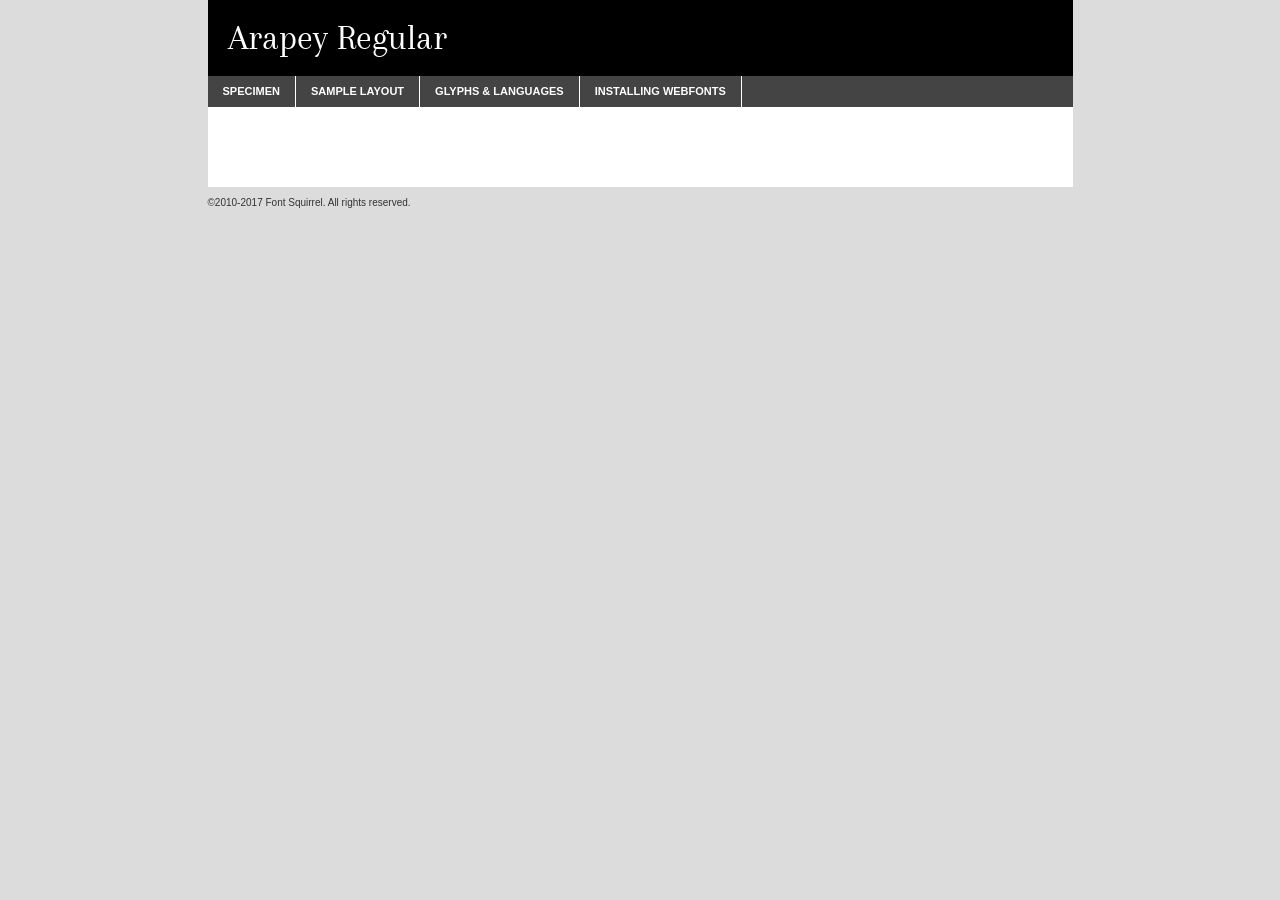
<file: font/Arapey_web/arapey-regular-demo.html>
<!DOCTYPE html PUBLIC "-//W3C//DTD XHTML 1.0 Transitional//EN"
        "http://www.w3.org/TR/xhtml1/DTD/xhtml1-transitional.dtd">

<html xmlns="http://www.w3.org/1999/xhtml" xml:lang="en" lang="en">
<head>
    <meta http-equiv="Content-Type" content="text/html; charset=utf-8"/>
    <script src="http://ajax.googleapis.com/ajax/libs/jquery/1.7.2/jquery.min.js" type="text/javascript" charset="utf-8"></script>
    <script type="text/javascript">
		(function($) {
			$.fn.easyTabs = function(option) {
				var param = jQuery.extend({ fadeSpeed: 'fast', defaultContent: 1, activeClass: 'active' }, option);
				$(this).each(function() {
					var thisId = '#' + this.id;
					if ( param.defaultContent == '' )
					{
						param.defaultContent = 1;
					}
					if ( typeof param.defaultContent == 'number' )
					{
						var defaultTab = $(thisId + ' .tabs li:eq(' + (param.defaultContent - 1) + ') a').attr('href').substr(1);
					}
					else
					{
						var defaultTab = param.defaultContent;
					}
					$(thisId + ' .tabs li a').each(function() {
						var tabToHide = $(this).attr('href').substr(1);
						$('#' + tabToHide).addClass('easytabs-tab-content');
					});
					hideAll();
					changeContent(defaultTab);

					function hideAll() {$(thisId + ' .easytabs-tab-content').hide();}

					function changeContent(tabId)
					{
						hideAll();
						$(thisId + ' .tabs li').removeClass(param.activeClass);
						$(thisId + ' .tabs li a[href=#' + tabId + ']').closest('li').addClass(param.activeClass);
						if ( param.fadeSpeed != 'none' )
						{
							$(thisId + ' #' + tabId).fadeIn(param.fadeSpeed);
						}
						else
						{
							$(thisId + ' #' + tabId).show();
						}
					}

					$(thisId + ' .tabs li').click(function() {
						var tabId = $(this).find('a').attr('href').substr(1);
						changeContent(tabId);
						return false;
					});
				});
			}
		})(jQuery);
    </script>
    <link rel="stylesheet" href="specimen_files/specimen_stylesheet.css" type="text/css" charset="utf-8"/>
    <link rel="stylesheet" href="stylesheet.css" type="text/css" charset="utf-8"/>

    <style type="text/css">
        		body {
			font-family: 'arapeyregular';
        		}

            </style>

    <title>Arapey Regular Specimen</title>


    <script type="text/javascript" charset="utf-8">
		$(document).ready(function() {
			$('#container').easyTabs({ defaultContent: 1 });
		});
    </script>
</head>

<body>
<div id="container">
    <div id="header">
		Arapey Regular    </div>
    <ul class="tabs">
        <li><a href="#specimen">Specimen</a></li>
        <li><a href="#layout">Sample Layout</a></li>
		        <li><a href="#glyphs">Glyphs &amp; Languages</a></li>
        <li><a href="#installing">Installing Webfonts</a></li>

    </ul>

    <div id="main_content">


        <div id="specimen">

            <div class="section">
                <div class="grid12 firstcol">
                    <div class="huge">AaBb</div>
                </div>
            </div>

            <div class="section">
                <div class="glyph_range">A&#x200B;B&#x200b;C&#x200b;D&#x200b;E&#x200b;F&#x200b;G&#x200b;H&#x200b;I&#x200b;J&#x200b;K&#x200b;L&#x200b;M&#x200b;N&#x200b;O&#x200b;P&#x200b;Q&#x200b;R&#x200b;S&#x200b;T&#x200b;U&#x200b;V&#x200b;W&#x200b;X&#x200b;Y&#x200b;Z&#x200b;a&#x200b;b&#x200b;c&#x200b;d&#x200b;e&#x200b;f&#x200b;g&#x200b;h&#x200b;i&#x200b;j&#x200b;k&#x200b;l&#x200b;m&#x200b;n&#x200b;o&#x200b;p&#x200b;q&#x200b;r&#x200b;s&#x200b;t&#x200b;u&#x200b;v&#x200b;w&#x200b;x&#x200b;y&#x200b;z&#x200b;1&#x200b;2&#x200b;3&#x200b;4&#x200b;5&#x200b;6&#x200b;7&#x200b;8&#x200b;9&#x200b;0&#x200b;&amp;&#x200b;.&#x200b;,&#x200b;?&#x200b;!&#x200b;&#64;&#x200b;(&#x200b;)&#x200b;#&#x200b;$&#x200b;%&#x200b;*&#x200b;+&#x200b;-&#x200b;=&#x200b;:&#x200b;;</div>
            </div>
            <div class="section">
                <div class="grid12 firstcol">
                    <table class="sample_table">
                        <tr>
                            <td>10</td>
                            <td class="size10">abcdefghijklmnopqrstuvwxyzABCDEFGHIJKLMNOPQRSTUVWXYZ0123456789abcdefghijklmnopqrstuvwxyzABCDEFGHIJKLMNOPQRSTUVWXYZ0123456789abcdefghijklmnopqrstuvwxyzABCDEFGHIJKLMNOPQRSTUVWXYZ</td>
                        </tr>
                        <tr>
                            <td>11</td>
                            <td class="size11">abcdefghijklmnopqrstuvwxyzABCDEFGHIJKLMNOPQRSTUVWXYZ0123456789abcdefghijklmnopqrstuvwxyzABCDEFGHIJKLMNOPQRSTUVWXYZ0123456789abcdefghijklmnopqrstuvwxyzABCDEFGHIJKLMNOPQRSTUVWXYZ</td>
                        </tr>
                        <tr>
                            <td>12</td>
                            <td class="size12">abcdefghijklmnopqrstuvwxyzABCDEFGHIJKLMNOPQRSTUVWXYZ0123456789abcdefghijklmnopqrstuvwxyzABCDEFGHIJKLMNOPQRSTUVWXYZ0123456789abcdefghijklmnopqrstuvwxyzABCDEFGHIJKLMNOPQRSTUVWXYZ</td>
                        </tr>
                        <tr>
                            <td>13</td>
                            <td class="size13">abcdefghijklmnopqrstuvwxyzABCDEFGHIJKLMNOPQRSTUVWXYZ0123456789abcdefghijklmnopqrstuvwxyzABCDEFGHIJKLMNOPQRSTUVWXYZ0123456789abcdefghijklmnopqrstuvwxyzABCDEFGHIJKLMNOPQRSTUVWXYZ</td>
                        </tr>
                        <tr>
                            <td>14</td>
                            <td class="size14">abcdefghijklmnopqrstuvwxyzABCDEFGHIJKLMNOPQRSTUVWXYZ0123456789abcdefghijklmnopqrstuvwxyzABCDEFGHIJKLMNOPQRSTUVWXYZ0123456789abcdefghijklmnopqrstuvwxyzABCDEFGHIJKLMNOPQRSTUVWXYZ</td>
                        </tr>
                        <tr>
                            <td>16</td>
                            <td class="size16">abcdefghijklmnopqrstuvwxyzABCDEFGHIJKLMNOPQRSTUVWXYZ0123456789abcdefghijklmnopqrstuvwxyzABCDEFGHIJKLMNOPQRSTUVWXYZ</td>
                        </tr>
                        <tr>
                            <td>18</td>
                            <td class="size18">abcdefghijklmnopqrstuvwxyzABCDEFGHIJKLMNOPQRSTUVWXYZ0123456789abcdefghijklmnopqrstuvwxyzABCDEFGHIJKLMNOPQRSTUVWXYZ</td>
                        </tr>
                        <tr>
                            <td>20</td>
                            <td class="size20">abcdefghijklmnopqrstuvwxyzABCDEFGHIJKLMNOPQRSTUVWXYZ0123456789abcdefghijklmnopqrstuvwxyzABCDEFGHIJKLMNOPQRSTUVWXYZ</td>
                        </tr>
                        <tr>
                            <td>24</td>
                            <td class="size24">abcdefghijklmnopqrstuvwxyzABCDEFGHIJKLMNOPQRSTUVWXYZ0123456789abcdefghijklmnopqrstuvwxyzABCDEFGHIJKLMNOPQRSTUVWXYZ</td>
                        </tr>
                        <tr>
                            <td>30</td>
                            <td class="size30">abcdefghijklmnopqrstuvwxyzABCDEFGHIJKLMNOPQRSTUVWXYZ0123456789abcdefghijklmnopqrstuvwxyzABCDEFGHIJKLMNOPQRSTUVWXYZ</td>
                        </tr>
                        <tr>
                            <td>36</td>
                            <td class="size36">abcdefghijklmnopqrstuvwxyzABCDEFGHIJKLMNOPQRSTUVWXYZ0123456789abcdefghijklmnopqrstuvwxyzABCDEFGHIJKLMNOPQRSTUVWXYZ</td>
                        </tr>
                        <tr>
                            <td>48</td>
                            <td class="size48">abcdefghijklmnopqrstuvwxyzABCDEFGHIJKLMNOPQRSTUVWXYZ0123456789abcdefghijklmnopqrstuvwxyzABCDEFGHIJKLMNOPQRSTUVWXYZ</td>
                        </tr>
                        <tr>
                            <td>60</td>
                            <td class="size60">abcdefghijklmnopqrstuvwxyzABCDEFGHIJKLMNOPQRSTUVWXYZ0123456789abcdefghijklmnopqrstuvwxyzABCDEFGHIJKLMNOPQRSTUVWXYZ</td>
                        </tr>
                        <tr>
                            <td>72</td>
                            <td class="size72">abcdefghijklmnopqrstuvwxyzABCDEFGHIJKLMNOPQRSTUVWXYZ0123456789abcdefghijklmnopqrstuvwxyzABCDEFGHIJKLMNOPQRSTUVWXYZ</td>
                        </tr>
                        <tr>
                            <td>90</td>
                            <td class="size90">abcdefghijklmnopqrstuvwxyzABCDEFGHIJKLMNOPQRSTUVWXYZ0123456789abcdefghijklmnopqrstuvwxyzABCDEFGHIJKLMNOPQRSTUVWXYZ</td>
                        </tr>
                    </table>

                </div>

            </div>


            <div class="section" id="bodycomparison">


                <div id="xheight">
                    <div class="fontbody">&#x25FC;&#x25FC;&#x25FC;&#x25FC;&#x25FC;&#x25FC;&#x25FC;&#x25FC;&#x25FC;&#x25FC;&#x25FC;&#x25FC;&#x25FC;&#x25FC;&#x25FC;&#x25FC;&#x25FC;&#x25FC;&#x25FC;&#x25FC;&#x25FC;&#x25FC;&#x25FC;&#x25FC;&#x25FC;&#x25FC;&#x25FC;&#x25FC;&#x25FC;&#x25FC;&#x25FC;&#x25FC;&#x25FC;&#x25FC;&#x25FC;&#x25FC;&#x25FC;&#x25FC;&#x25FC;&#x25FC;&#x25FC;&#x25FC;&#x25FC;&#x25FC;&#x25FC;&#x25FC;&#x25FC;&#x25FC;&#x25FC;&#x25FC;&#x25FC;&#x25FC;&#x25FC;&#x25FC;&#x25FC;&#x25FC;&#x25FC;&#x25FC;&#x25FC;&#x25FC;&#x25FC;&#x25FC;&#x25FC;&#x25FC;&#x25FC;&#x25FC;&#x25FC;&#x25FC;&#x25FC;&#x25FC;&#x25FC;&#x25FC;&#x25FC;&#x25FC;&#x25FC;&#x25FC;&#x25FC;&#x25FC;&#x25FC;&#x25FC;&#x25FC;&#x25FC;&#x25FC;&#x25FC;&#x25FC;&#x25FC;&#x25FC;&#x25FC;&#x25FC;&#x25FC;&#x25FC;&#x25FC;&#x25FC;&#x25FC;&#x25FC;&#x25FC;&#x25FC;&#x25FC;&#x25FC;body</div>
                    <div class="arialbody">body</div>
                    <div class="verdanabody">body</div>
                    <div class="georgiabody">body</div>
                </div>
                <div class="fontbody" style="z-index:1">
                    body<span>Arapey Regular</span>
                </div>
                <div class="arialbody" style="z-index:1">
                    body<span>Arial</span>
                </div>
                <div class="verdanabody" style="z-index:1">
                    body<span>Verdana</span>
                </div>
                <div class="georgiabody" style="z-index:1">
                    body<span>Georgia</span>
                </div>


            </div>


            <div class="section psample psample_row1" id="">

                <div class="grid2 firstcol">
                    <p class="size10"><span>10.</span>Aenean lacinia bibendum nulla sed consectetur. Fusce dapibus, tellus ac cursus commodo, tortor mauris condimentum nibh, ut fermentum massa justo sit amet risus. Nullam id dolor id nibh ultricies vehicula ut id elit. Cum sociis natoque penatibus et magnis dis parturient montes, nascetur ridiculus mus. Nulla vitae elit libero, a pharetra augue.</p>

                </div>
                <div class="grid3">
                    <p class="size11"><span>11.</span>Aenean lacinia bibendum nulla sed consectetur. Fusce dapibus, tellus ac cursus commodo, tortor mauris condimentum nibh, ut fermentum massa justo sit amet risus. Nullam id dolor id nibh ultricies vehicula ut id elit. Cum sociis natoque penatibus et magnis dis parturient montes, nascetur ridiculus mus. Nulla vitae elit libero, a pharetra augue.</p>

                </div>
                <div class="grid3">
                    <p class="size12"><span>12.</span>Aenean lacinia bibendum nulla sed consectetur. Fusce dapibus, tellus ac cursus commodo, tortor mauris condimentum nibh, ut fermentum massa justo sit amet risus. Nullam id dolor id nibh ultricies vehicula ut id elit. Cum sociis natoque penatibus et magnis dis parturient montes, nascetur ridiculus mus. Nulla vitae elit libero, a pharetra augue.</p>

                </div>
                <div class="grid4">
                    <p class="size13"><span>13.</span>Aenean lacinia bibendum nulla sed consectetur. Fusce dapibus, tellus ac cursus commodo, tortor mauris condimentum nibh, ut fermentum massa justo sit amet risus. Nullam id dolor id nibh ultricies vehicula ut id elit. Cum sociis natoque penatibus et magnis dis parturient montes, nascetur ridiculus mus. Nulla vitae elit libero, a pharetra augue.</p>

                </div>
                <div class="white_blend"></div>

            </div>
            <div class="section psample psample_row2" id="">
                <div class="grid3 firstcol">
                    <p class="size14"><span>14.</span>Aenean lacinia bibendum nulla sed consectetur. Fusce dapibus, tellus ac cursus commodo, tortor mauris condimentum nibh, ut fermentum massa justo sit amet risus. Nullam id dolor id nibh ultricies vehicula ut id elit. Cum sociis natoque penatibus et magnis dis parturient montes, nascetur ridiculus mus. Nulla vitae elit libero, a pharetra augue.</p>

                </div>
                <div class="grid4">
                    <p class="size16"><span>16.</span>Aenean lacinia bibendum nulla sed consectetur. Fusce dapibus, tellus ac cursus commodo, tortor mauris condimentum nibh, ut fermentum massa justo sit amet risus. Nullam id dolor id nibh ultricies vehicula ut id elit. Cum sociis natoque penatibus et magnis dis parturient montes, nascetur ridiculus mus. Nulla vitae elit libero, a pharetra augue.</p>

                </div>
                <div class="grid5">
                    <p class="size18"><span>18.</span>Aenean lacinia bibendum nulla sed consectetur. Fusce dapibus, tellus ac cursus commodo, tortor mauris condimentum nibh, ut fermentum massa justo sit amet risus. Nullam id dolor id nibh ultricies vehicula ut id elit. Cum sociis natoque penatibus et magnis dis parturient montes, nascetur ridiculus mus. Nulla vitae elit libero, a pharetra augue.</p>

                </div>

                <div class="white_blend"></div>

            </div>

            <div class="section psample psample_row3" id="">
                <div class="grid5 firstcol">
                    <p class="size20"><span>20.</span>Aenean lacinia bibendum nulla sed consectetur. Fusce dapibus, tellus ac cursus commodo, tortor mauris condimentum nibh, ut fermentum massa justo sit amet risus. Nullam id dolor id nibh ultricies vehicula ut id elit. Cum sociis natoque penatibus et magnis dis parturient montes, nascetur ridiculus mus. Nulla vitae elit libero, a pharetra augue.</p>
                </div>
                <div class="grid7">
                    <p class="size24"><span>24.</span>Aenean lacinia bibendum nulla sed consectetur. Fusce dapibus, tellus ac cursus commodo, tortor mauris condimentum nibh, ut fermentum massa justo sit amet risus. Nullam id dolor id nibh ultricies vehicula ut id elit. Cum sociis natoque penatibus et magnis dis parturient montes, nascetur ridiculus mus. Nulla vitae elit libero, a pharetra augue.</p>
                </div>

                <div class="white_blend"></div>

            </div>

            <div class="section psample psample_row4" id="">
                <div class="grid12 firstcol">
                    <p class="size30"><span>30.</span>Aenean lacinia bibendum nulla sed consectetur. Fusce dapibus, tellus ac cursus commodo, tortor mauris condimentum nibh, ut fermentum massa justo sit amet risus. Nullam id dolor id nibh ultricies vehicula ut id elit. Cum sociis natoque penatibus et magnis dis parturient montes, nascetur ridiculus mus. Nulla vitae elit libero, a pharetra augue.</p>
                </div>
                <div class="white_blend"></div>

            </div>


            <div class="section psample psample_row1 fullreverse">
                <div class="grid2 firstcol">
                    <p class="size10"><span>10.</span>Aenean lacinia bibendum nulla sed consectetur. Fusce dapibus, tellus ac cursus commodo, tortor mauris condimentum nibh, ut fermentum massa justo sit amet risus. Nullam id dolor id nibh ultricies vehicula ut id elit. Cum sociis natoque penatibus et magnis dis parturient montes, nascetur ridiculus mus. Nulla vitae elit libero, a pharetra augue.</p>

                </div>
                <div class="grid3">
                    <p class="size11"><span>11.</span>Aenean lacinia bibendum nulla sed consectetur. Fusce dapibus, tellus ac cursus commodo, tortor mauris condimentum nibh, ut fermentum massa justo sit amet risus. Nullam id dolor id nibh ultricies vehicula ut id elit. Cum sociis natoque penatibus et magnis dis parturient montes, nascetur ridiculus mus. Nulla vitae elit libero, a pharetra augue.</p>

                </div>
                <div class="grid3">
                    <p class="size12"><span>12.</span>Aenean lacinia bibendum nulla sed consectetur. Fusce dapibus, tellus ac cursus commodo, tortor mauris condimentum nibh, ut fermentum massa justo sit amet risus. Nullam id dolor id nibh ultricies vehicula ut id elit. Cum sociis natoque penatibus et magnis dis parturient montes, nascetur ridiculus mus. Nulla vitae elit libero, a pharetra augue.</p>

                </div>
                <div class="grid4">
                    <p class="size13"><span>13.</span>Aenean lacinia bibendum nulla sed consectetur. Fusce dapibus, tellus ac cursus commodo, tortor mauris condimentum nibh, ut fermentum massa justo sit amet risus. Nullam id dolor id nibh ultricies vehicula ut id elit. Cum sociis natoque penatibus et magnis dis parturient montes, nascetur ridiculus mus. Nulla vitae elit libero, a pharetra augue.</p>

                </div>
                <div class="black_blend"></div>

            </div>

            <div class="section psample psample_row2 fullreverse">
                <div class="grid3 firstcol">
                    <p class="size14"><span>14.</span>Aenean lacinia bibendum nulla sed consectetur. Fusce dapibus, tellus ac cursus commodo, tortor mauris condimentum nibh, ut fermentum massa justo sit amet risus. Nullam id dolor id nibh ultricies vehicula ut id elit. Cum sociis natoque penatibus et magnis dis parturient montes, nascetur ridiculus mus. Nulla vitae elit libero, a pharetra augue.</p>

                </div>
                <div class="grid4">
                    <p class="size16"><span>16.</span>Aenean lacinia bibendum nulla sed consectetur. Fusce dapibus, tellus ac cursus commodo, tortor mauris condimentum nibh, ut fermentum massa justo sit amet risus. Nullam id dolor id nibh ultricies vehicula ut id elit. Cum sociis natoque penatibus et magnis dis parturient montes, nascetur ridiculus mus. Nulla vitae elit libero, a pharetra augue.</p>

                </div>
                <div class="grid5">
                    <p class="size18"><span>18.</span>Aenean lacinia bibendum nulla sed consectetur. Fusce dapibus, tellus ac cursus commodo, tortor mauris condimentum nibh, ut fermentum massa justo sit amet risus. Nullam id dolor id nibh ultricies vehicula ut id elit. Cum sociis natoque penatibus et magnis dis parturient montes, nascetur ridiculus mus. Nulla vitae elit libero, a pharetra augue.</p>

                </div>
                <div class="black_blend"></div>

            </div>

            <div class="section psample fullreverse psample_row3" id="">
                <div class="grid5 firstcol">
                    <p class="size20"><span>20.</span>Aenean lacinia bibendum nulla sed consectetur. Fusce dapibus, tellus ac cursus commodo, tortor mauris condimentum nibh, ut fermentum massa justo sit amet risus. Nullam id dolor id nibh ultricies vehicula ut id elit. Cum sociis natoque penatibus et magnis dis parturient montes, nascetur ridiculus mus. Nulla vitae elit libero, a pharetra augue.</p>
                </div>
                <div class="grid7">
                    <p class="size24"><span>24.</span>Aenean lacinia bibendum nulla sed consectetur. Fusce dapibus, tellus ac cursus commodo, tortor mauris condimentum nibh, ut fermentum massa justo sit amet risus. Nullam id dolor id nibh ultricies vehicula ut id elit. Cum sociis natoque penatibus et magnis dis parturient montes, nascetur ridiculus mus. Nulla vitae elit libero, a pharetra augue.</p>
                </div>

                <div class="black_blend"></div>

            </div>

            <div class="section psample fullreverse psample_row4" id="" style="border-bottom: 20px #000 solid;">
                <div class="grid12 firstcol">
                    <p class="size30"><span>30.</span>Aenean lacinia bibendum nulla sed consectetur. Fusce dapibus, tellus ac cursus commodo, tortor mauris condimentum nibh, ut fermentum massa justo sit amet risus. Nullam id dolor id nibh ultricies vehicula ut id elit. Cum sociis natoque penatibus et magnis dis parturient montes, nascetur ridiculus mus. Nulla vitae elit libero, a pharetra augue.</p>
                </div>
                <div class="black_blend"></div>

            </div>


        </div>

        <div id="layout">

            <div class="section">

                <div class="grid12 firstcol">
                    <h1>Lorem Ipsum Dolor</h1>
                    <h2>Etiam porta sem malesuada magna mollis euismod</h2>

                    <p class="byline">By <a href="#link">Aenean Lacinia</a></p>
                </div>
            </div>
            <div class="section">
                <div class="grid8 firstcol">
                    <p class="large">Donec sed odio dui. Morbi leo risus, porta ac consectetur ac, vestibulum at eros. Fusce dapibus, tellus ac cursus commodo, tortor mauris condimentum nibh, ut fermentum massa justo sit amet risus. </p>


                    <h3>Pellentesque ornare sem</h3>

                    <p>Maecenas sed diam eget risus varius blandit sit amet non magna. Maecenas faucibus mollis interdum. Donec ullamcorper nulla non metus auctor fringilla. Nullam id dolor id nibh ultricies vehicula ut id elit. Nullam id dolor id nibh ultricies vehicula ut id elit. </p>

                    <p>Aenean eu leo quam. Pellentesque ornare sem lacinia quam venenatis vestibulum. Lorem ipsum dolor sit amet, consectetur adipiscing elit. Cum sociis natoque penatibus et magnis dis parturient montes, nascetur ridiculus mus. </p>

                    <p>Nulla vitae elit libero, a pharetra augue. Praesent commodo cursus magna, vel scelerisque nisl consectetur et. Aenean lacinia bibendum nulla sed consectetur. </p>

                    <p>Nullam quis risus eget urna mollis ornare vel eu leo. Nullam quis risus eget urna mollis ornare vel eu leo. Maecenas sed diam eget risus varius blandit sit amet non magna. Donec ullamcorper nulla non metus auctor fringilla. </p>

                    <h3>Cras mattis consectetur</h3>

                    <p>Aenean eu leo quam. Pellentesque ornare sem lacinia quam venenatis vestibulum. Aenean lacinia bibendum nulla sed consectetur. Integer posuere erat a ante venenatis dapibus posuere velit aliquet. Cras mattis consectetur purus sit amet fermentum. </p>

                    <p>Nullam id dolor id nibh ultricies vehicula ut id elit. Nullam quis risus eget urna mollis ornare vel eu leo. Cras mattis consectetur purus sit amet fermentum.</p>
                </div>

                <div class="grid4 sidebar">

                    <div class="box reverse">
                        <p class="last">Nullam quis risus eget urna mollis ornare vel eu leo. Donec ullamcorper nulla non metus auctor fringilla. Cras mattis consectetur purus sit amet fermentum. Sed posuere consectetur est at lobortis. Lorem ipsum dolor sit amet, consectetur adipiscing elit. </p>
                    </div>

                    <p class="caption">Maecenas sed diam eget risus varius.</p>

                    <p>Vestibulum id ligula porta felis euismod semper. Integer posuere erat a ante venenatis dapibus posuere velit aliquet. Vestibulum id ligula porta felis euismod semper. Sed posuere consectetur est at lobortis. Maecenas sed diam eget risus varius blandit sit amet non magna. Fusce dapibus, tellus ac cursus commodo, tortor mauris condimentum nibh, ut fermentum massa justo sit amet risus. </p>


                    <p>Duis mollis, est non commodo luctus, nisi erat porttitor ligula, eget lacinia odio sem nec elit. Aenean lacinia bibendum nulla sed consectetur. Vivamus sagittis lacus vel augue laoreet rutrum faucibus dolor auctor. Aenean lacinia bibendum nulla sed consectetur. Nullam quis risus eget urna mollis ornare vel eu leo. </p>

                    <p>Praesent commodo cursus magna, vel scelerisque nisl consectetur et. Donec ullamcorper nulla non metus auctor fringilla. Maecenas faucibus mollis interdum. Fusce dapibus, tellus ac cursus commodo, tortor mauris condimentum nibh, ut fermentum massa justo sit amet risus. </p>

                </div>
            </div>

        </div>


		

        <div id="glyphs">
            <div class="section">
                <div class="grid12 firstcol">

                    <h1>Language Support</h1>
                    <p>The subset of Arapey Regular in this kit supports the following languages:<br/>

						Albanian, Basque, Breton, Chamorro, Danish, Dutch, English, Faroese, Finnish, French, Frisian, Galician, German, Icelandic, Italian, Malagasy, Norwegian, Portuguese, Spanish, Alsatian, Aragonese, Arapaho, Arrernte, Asturian, Aymara, Bislama, Cebuano, Corsican, Fijian, French_creole, Genoese, Gilbertese, Greenlandic, Haitian_creole, Hiligaynon, Hmong, Hopi, Ibanag, Iloko_ilokano, Indonesian, Interglossa_glosa, Interlingua, Irish_gaelic, Jerriais, Lojban, Lombard, Luxembourgeois, Manx, Mohawk, Norfolk_pitcairnese, Occitan, Oromo, Pangasinan, Papiamento, Piedmontese, Potawatomi, Rhaeto-romance, Romansh, Rotokas, Sami_lule, Samoan, Sardinian, Scots_gaelic, Seychelles_creole, Shona, Sicilian, Somali, Southern_ndebele, Swahili, Swati_swazi, Tagalog_filipino_pilipino, Tetum, Tok_pisin, Uyghur_latinized, Volapuk, Walloon, Warlpiri, Xhosa, Yapese, Zulu, Latinbasic, Ubasic, Demo                    </p>
                    <h1>Glyph Chart</h1>
                    <p>The subset of Arapey Regular in this kit includes all the glyphs listed below. Unicode entities are included above each glyph to help you insert individual characters into your layout.</p>
                    <div id="glyph_chart">

																				                                <div><p>&amp;#13;</p>&#13;</div>
																				                                <div><p>&amp;#32;</p>&#32;</div>
																				                                <div><p>&amp;#33;</p>&#33;</div>
																				                                <div><p>&amp;#34;</p>&#34;</div>
																				                                <div><p>&amp;#35;</p>&#35;</div>
																				                                <div><p>&amp;#36;</p>&#36;</div>
																				                                <div><p>&amp;#37;</p>&#37;</div>
																				                                <div><p>&amp;#38;</p>&#38;</div>
																				                                <div><p>&amp;#39;</p>&#39;</div>
																				                                <div><p>&amp;#40;</p>&#40;</div>
																				                                <div><p>&amp;#41;</p>&#41;</div>
																				                                <div><p>&amp;#42;</p>&#42;</div>
																				                                <div><p>&amp;#43;</p>&#43;</div>
																				                                <div><p>&amp;#44;</p>&#44;</div>
																				                                <div><p>&amp;#45;</p>&#45;</div>
																				                                <div><p>&amp;#46;</p>&#46;</div>
																				                                <div><p>&amp;#47;</p>&#47;</div>
																				                                <div><p>&amp;#48;</p>&#48;</div>
																				                                <div><p>&amp;#49;</p>&#49;</div>
																				                                <div><p>&amp;#50;</p>&#50;</div>
																				                                <div><p>&amp;#51;</p>&#51;</div>
																				                                <div><p>&amp;#52;</p>&#52;</div>
																				                                <div><p>&amp;#53;</p>&#53;</div>
																				                                <div><p>&amp;#54;</p>&#54;</div>
																				                                <div><p>&amp;#55;</p>&#55;</div>
																				                                <div><p>&amp;#56;</p>&#56;</div>
																				                                <div><p>&amp;#57;</p>&#57;</div>
																				                                <div><p>&amp;#58;</p>&#58;</div>
																				                                <div><p>&amp;#59;</p>&#59;</div>
																				                                <div><p>&amp;#60;</p>&#60;</div>
																				                                <div><p>&amp;#61;</p>&#61;</div>
																				                                <div><p>&amp;#62;</p>&#62;</div>
																				                                <div><p>&amp;#63;</p>&#63;</div>
																				                                <div><p>&amp;#64;</p>&#64;</div>
																				                                <div><p>&amp;#65;</p>&#65;</div>
																				                                <div><p>&amp;#66;</p>&#66;</div>
																				                                <div><p>&amp;#67;</p>&#67;</div>
																				                                <div><p>&amp;#68;</p>&#68;</div>
																				                                <div><p>&amp;#69;</p>&#69;</div>
																				                                <div><p>&amp;#70;</p>&#70;</div>
																				                                <div><p>&amp;#71;</p>&#71;</div>
																				                                <div><p>&amp;#72;</p>&#72;</div>
																				                                <div><p>&amp;#73;</p>&#73;</div>
																				                                <div><p>&amp;#74;</p>&#74;</div>
																				                                <div><p>&amp;#75;</p>&#75;</div>
																				                                <div><p>&amp;#76;</p>&#76;</div>
																				                                <div><p>&amp;#77;</p>&#77;</div>
																				                                <div><p>&amp;#78;</p>&#78;</div>
																				                                <div><p>&amp;#79;</p>&#79;</div>
																				                                <div><p>&amp;#80;</p>&#80;</div>
																				                                <div><p>&amp;#81;</p>&#81;</div>
																				                                <div><p>&amp;#82;</p>&#82;</div>
																				                                <div><p>&amp;#83;</p>&#83;</div>
																				                                <div><p>&amp;#84;</p>&#84;</div>
																				                                <div><p>&amp;#85;</p>&#85;</div>
																				                                <div><p>&amp;#86;</p>&#86;</div>
																				                                <div><p>&amp;#87;</p>&#87;</div>
																				                                <div><p>&amp;#88;</p>&#88;</div>
																				                                <div><p>&amp;#89;</p>&#89;</div>
																				                                <div><p>&amp;#90;</p>&#90;</div>
																				                                <div><p>&amp;#91;</p>&#91;</div>
																				                                <div><p>&amp;#92;</p>&#92;</div>
																				                                <div><p>&amp;#93;</p>&#93;</div>
																				                                <div><p>&amp;#94;</p>&#94;</div>
																				                                <div><p>&amp;#95;</p>&#95;</div>
																				                                <div><p>&amp;#96;</p>&#96;</div>
																				                                <div><p>&amp;#97;</p>&#97;</div>
																				                                <div><p>&amp;#98;</p>&#98;</div>
																				                                <div><p>&amp;#99;</p>&#99;</div>
																				                                <div><p>&amp;#100;</p>&#100;</div>
																				                                <div><p>&amp;#101;</p>&#101;</div>
																				                                <div><p>&amp;#102;</p>&#102;</div>
																				                                <div><p>&amp;#103;</p>&#103;</div>
																				                                <div><p>&amp;#104;</p>&#104;</div>
																				                                <div><p>&amp;#105;</p>&#105;</div>
																				                                <div><p>&amp;#106;</p>&#106;</div>
																				                                <div><p>&amp;#107;</p>&#107;</div>
																				                                <div><p>&amp;#108;</p>&#108;</div>
																				                                <div><p>&amp;#109;</p>&#109;</div>
																				                                <div><p>&amp;#110;</p>&#110;</div>
																				                                <div><p>&amp;#111;</p>&#111;</div>
																				                                <div><p>&amp;#112;</p>&#112;</div>
																				                                <div><p>&amp;#113;</p>&#113;</div>
																				                                <div><p>&amp;#114;</p>&#114;</div>
																				                                <div><p>&amp;#115;</p>&#115;</div>
																				                                <div><p>&amp;#116;</p>&#116;</div>
																				                                <div><p>&amp;#117;</p>&#117;</div>
																				                                <div><p>&amp;#118;</p>&#118;</div>
																				                                <div><p>&amp;#119;</p>&#119;</div>
																				                                <div><p>&amp;#120;</p>&#120;</div>
																				                                <div><p>&amp;#121;</p>&#121;</div>
																				                                <div><p>&amp;#122;</p>&#122;</div>
																				                                <div><p>&amp;#123;</p>&#123;</div>
																				                                <div><p>&amp;#124;</p>&#124;</div>
																				                                <div><p>&amp;#125;</p>&#125;</div>
																				                                <div><p>&amp;#126;</p>&#126;</div>
																				                                <div><p>&amp;#160;</p>&#160;</div>
																				                                <div><p>&amp;#161;</p>&#161;</div>
																				                                <div><p>&amp;#162;</p>&#162;</div>
																				                                <div><p>&amp;#163;</p>&#163;</div>
																				                                <div><p>&amp;#164;</p>&#164;</div>
																				                                <div><p>&amp;#165;</p>&#165;</div>
																				                                <div><p>&amp;#166;</p>&#166;</div>
																				                                <div><p>&amp;#167;</p>&#167;</div>
																				                                <div><p>&amp;#168;</p>&#168;</div>
																				                                <div><p>&amp;#169;</p>&#169;</div>
																				                                <div><p>&amp;#170;</p>&#170;</div>
																				                                <div><p>&amp;#171;</p>&#171;</div>
																				                                <div><p>&amp;#172;</p>&#172;</div>
																				                                <div><p>&amp;#173;</p>&#173;</div>
																				                                <div><p>&amp;#174;</p>&#174;</div>
																				                                <div><p>&amp;#175;</p>&#175;</div>
																				                                <div><p>&amp;#176;</p>&#176;</div>
																				                                <div><p>&amp;#177;</p>&#177;</div>
																				                                <div><p>&amp;#178;</p>&#178;</div>
																				                                <div><p>&amp;#179;</p>&#179;</div>
																				                                <div><p>&amp;#180;</p>&#180;</div>
																				                                <div><p>&amp;#181;</p>&#181;</div>
																				                                <div><p>&amp;#182;</p>&#182;</div>
																				                                <div><p>&amp;#183;</p>&#183;</div>
																				                                <div><p>&amp;#184;</p>&#184;</div>
																				                                <div><p>&amp;#185;</p>&#185;</div>
																				                                <div><p>&amp;#186;</p>&#186;</div>
																				                                <div><p>&amp;#187;</p>&#187;</div>
																				                                <div><p>&amp;#188;</p>&#188;</div>
																				                                <div><p>&amp;#189;</p>&#189;</div>
																				                                <div><p>&amp;#190;</p>&#190;</div>
																				                                <div><p>&amp;#191;</p>&#191;</div>
																				                                <div><p>&amp;#192;</p>&#192;</div>
																				                                <div><p>&amp;#193;</p>&#193;</div>
																				                                <div><p>&amp;#194;</p>&#194;</div>
																				                                <div><p>&amp;#195;</p>&#195;</div>
																				                                <div><p>&amp;#196;</p>&#196;</div>
																				                                <div><p>&amp;#197;</p>&#197;</div>
																				                                <div><p>&amp;#198;</p>&#198;</div>
																				                                <div><p>&amp;#199;</p>&#199;</div>
																				                                <div><p>&amp;#200;</p>&#200;</div>
																				                                <div><p>&amp;#201;</p>&#201;</div>
																				                                <div><p>&amp;#202;</p>&#202;</div>
																				                                <div><p>&amp;#203;</p>&#203;</div>
																				                                <div><p>&amp;#204;</p>&#204;</div>
																				                                <div><p>&amp;#205;</p>&#205;</div>
																				                                <div><p>&amp;#206;</p>&#206;</div>
																				                                <div><p>&amp;#207;</p>&#207;</div>
																				                                <div><p>&amp;#208;</p>&#208;</div>
																				                                <div><p>&amp;#209;</p>&#209;</div>
																				                                <div><p>&amp;#210;</p>&#210;</div>
																				                                <div><p>&amp;#211;</p>&#211;</div>
																				                                <div><p>&amp;#212;</p>&#212;</div>
																				                                <div><p>&amp;#213;</p>&#213;</div>
																				                                <div><p>&amp;#214;</p>&#214;</div>
																				                                <div><p>&amp;#215;</p>&#215;</div>
																				                                <div><p>&amp;#216;</p>&#216;</div>
																				                                <div><p>&amp;#217;</p>&#217;</div>
																				                                <div><p>&amp;#218;</p>&#218;</div>
																				                                <div><p>&amp;#219;</p>&#219;</div>
																				                                <div><p>&amp;#220;</p>&#220;</div>
																				                                <div><p>&amp;#221;</p>&#221;</div>
																				                                <div><p>&amp;#222;</p>&#222;</div>
																				                                <div><p>&amp;#223;</p>&#223;</div>
																				                                <div><p>&amp;#224;</p>&#224;</div>
																				                                <div><p>&amp;#225;</p>&#225;</div>
																				                                <div><p>&amp;#226;</p>&#226;</div>
																				                                <div><p>&amp;#227;</p>&#227;</div>
																				                                <div><p>&amp;#228;</p>&#228;</div>
																				                                <div><p>&amp;#229;</p>&#229;</div>
																				                                <div><p>&amp;#230;</p>&#230;</div>
																				                                <div><p>&amp;#231;</p>&#231;</div>
																				                                <div><p>&amp;#232;</p>&#232;</div>
																				                                <div><p>&amp;#233;</p>&#233;</div>
																				                                <div><p>&amp;#234;</p>&#234;</div>
																				                                <div><p>&amp;#235;</p>&#235;</div>
																				                                <div><p>&amp;#236;</p>&#236;</div>
																				                                <div><p>&amp;#237;</p>&#237;</div>
																				                                <div><p>&amp;#238;</p>&#238;</div>
																				                                <div><p>&amp;#239;</p>&#239;</div>
																				                                <div><p>&amp;#240;</p>&#240;</div>
																				                                <div><p>&amp;#241;</p>&#241;</div>
																				                                <div><p>&amp;#242;</p>&#242;</div>
																				                                <div><p>&amp;#243;</p>&#243;</div>
																				                                <div><p>&amp;#244;</p>&#244;</div>
																				                                <div><p>&amp;#245;</p>&#245;</div>
																				                                <div><p>&amp;#246;</p>&#246;</div>
																				                                <div><p>&amp;#247;</p>&#247;</div>
																				                                <div><p>&amp;#248;</p>&#248;</div>
																				                                <div><p>&amp;#249;</p>&#249;</div>
																				                                <div><p>&amp;#250;</p>&#250;</div>
																				                                <div><p>&amp;#251;</p>&#251;</div>
																				                                <div><p>&amp;#252;</p>&#252;</div>
																				                                <div><p>&amp;#253;</p>&#253;</div>
																				                                <div><p>&amp;#254;</p>&#254;</div>
																				                                <div><p>&amp;#255;</p>&#255;</div>
																				                                <div><p>&amp;#338;</p>&#338;</div>
																				                                <div><p>&amp;#339;</p>&#339;</div>
																				                                <div><p>&amp;#376;</p>&#376;</div>
																				                                <div><p>&amp;#710;</p>&#710;</div>
																				                                <div><p>&amp;#732;</p>&#732;</div>
																				                                <div><p>&amp;#8192;</p>&#8192;</div>
																				                                <div><p>&amp;#8193;</p>&#8193;</div>
																				                                <div><p>&amp;#8194;</p>&#8194;</div>
																				                                <div><p>&amp;#8195;</p>&#8195;</div>
																				                                <div><p>&amp;#8196;</p>&#8196;</div>
																				                                <div><p>&amp;#8197;</p>&#8197;</div>
																				                                <div><p>&amp;#8198;</p>&#8198;</div>
																				                                <div><p>&amp;#8199;</p>&#8199;</div>
																				                                <div><p>&amp;#8200;</p>&#8200;</div>
																				                                <div><p>&amp;#8201;</p>&#8201;</div>
																				                                <div><p>&amp;#8202;</p>&#8202;</div>
																				                                <div><p>&amp;#8208;</p>&#8208;</div>
																				                                <div><p>&amp;#8209;</p>&#8209;</div>
																				                                <div><p>&amp;#8210;</p>&#8210;</div>
																				                                <div><p>&amp;#8211;</p>&#8211;</div>
																				                                <div><p>&amp;#8212;</p>&#8212;</div>
																				                                <div><p>&amp;#8216;</p>&#8216;</div>
																				                                <div><p>&amp;#8217;</p>&#8217;</div>
																				                                <div><p>&amp;#8218;</p>&#8218;</div>
																				                                <div><p>&amp;#8220;</p>&#8220;</div>
																				                                <div><p>&amp;#8221;</p>&#8221;</div>
																				                                <div><p>&amp;#8222;</p>&#8222;</div>
																				                                <div><p>&amp;#8226;</p>&#8226;</div>
																				                                <div><p>&amp;#8230;</p>&#8230;</div>
																				                                <div><p>&amp;#8239;</p>&#8239;</div>
																				                                <div><p>&amp;#8249;</p>&#8249;</div>
																				                                <div><p>&amp;#8250;</p>&#8250;</div>
																				                                <div><p>&amp;#8287;</p>&#8287;</div>
																				                                <div><p>&amp;#8364;</p>&#8364;</div>
																				                                <div><p>&amp;#8482;</p>&#8482;</div>
																				                                <div><p>&amp;#9724;</p>&#9724;</div>
																				                                <div><p>&amp;#64257;</p>&#64257;</div>
																				                                <div><p>&amp;#64258;</p>&#64258;</div>
																																													                    </div>
                </div>


            </div>
        </div>


        <div id="specs">

        </div>

        <div id="installing">
            <div class="section">
                <div class="grid7 firstcol">
                    <h1>Installing Webfonts</h1>

                    <p>Webfonts are supported by all major browser platforms but not all in the same way. There are currently four different font formats that must be included in order to target all browsers. This includes TTF, WOFF, EOT and SVG.</p>

                    <h2>1. Upload your webfonts</h2>
                    <p>You must upload your webfont kit to your website. They should be in or near the same directory as your CSS files.</p>

                    <h2>2. Include the webfont stylesheet</h2>
                    <p>A special CSS @font-face declaration helps the various browsers select the appropriate font it needs without causing you a bunch of headaches. Learn more about this syntax by reading the <a href="https://www.fontspring.com/blog/further-hardening-of-the-bulletproof-syntax">Fontspring blog post</a> about it. The code for it is as follows:</p>


                    <code>
                        @font-face{
                        font-family: 'MyWebFont';
                        src: url('WebFont.eot');
                        src: url('WebFont.eot?#iefix') format('embedded-opentype'),
                        url('WebFont.woff') format('woff'),
                        url('WebFont.ttf') format('truetype'),
                        url('WebFont.svg#webfont') format('svg');
                        }
                    </code>

                    <p>We've already gone ahead and generated the code for you. All you have to do is link to the stylesheet in your HTML, like this:</p>
                    <code>&lt;link rel=&quot;stylesheet&quot; href=&quot;stylesheet.css&quot; type=&quot;text/css&quot; charset=&quot;utf-8&quot; /&gt;</code>

                    <h2>3. Modify your own stylesheet</h2>
                    <p>To take advantage of your new fonts, you must tell your stylesheet to use them. Look at the original @font-face declaration above and find the property called "font-family." The name linked there will be what you use to reference the font. Prepend that webfont name to the font stack in the "font-family" property, inside the selector you want to change. For example:</p>
                    <code>p { font-family: 'WebFont', Arial, sans-serif; }</code>

                    <h2>4. Test</h2>
                    <p>Getting webfonts to work cross-browser <em>can</em> be tricky. Use the information in the sidebar to help you if you find that fonts aren't loading in a particular browser.</p>
                </div>

                <div class="grid5 sidebar">
                    <div class="box">
                        <h2>Troubleshooting<br/>Font-Face Problems</h2>
                        <p>Having trouble getting your webfonts to load in your new website? Here are some tips to sort out what might be the problem.</p>

                        <h3>Fonts not showing in any browser</h3>

                        <p>This sounds like you need to work on the plumbing. You either did not upload the fonts to the correct directory, or you did not link the fonts properly in the CSS. If you've confirmed that all this is correct and you still have a problem, take a look at your .htaccess file and see if requests are getting intercepted.</p>

                        <h3>Fonts not loading in iPhone or iPad</h3>

                        <p>The most common problem here is that you are serving the fonts from an IIS server. IIS refuses to serve files that have unknown MIME types. If that is the case, you must set the MIME type for SVG to "image/svg+xml" in the server settings. Follow these instructions from Microsoft if you need help.</p>

                        <h3>Fonts not loading in Firefox</h3>

                        <p>The primary reason for this failure? You are still using a version Firefox older than 3.5. So upgrade already! If that isn't it, then you are very likely serving fonts from a different domain. Firefox requires that all font assets be served from the same domain. Lastly it is possible that you need to add WOFF to your list of MIME types (if you are serving via IIS.)</p>

                        <h3>Fonts not loading in IE</h3>

                        <p>Are you looking at Internet Explorer on an actual Windows machine or are you cheating by using a service like Adobe BrowserLab? Many of these screenshot services do not render @font-face for IE. Best to test it on a real machine.</p>

                        <h3>Fonts not loading in IE9</h3>

                        <p>IE9, like Firefox, requires that fonts be served from the same domain as the website. Make sure that is the case.</p>
                    </div>
                </div>
            </div>

        </div>

    </div>
    <div id="footer">
        <p>&copy;2010-2017 Font Squirrel. All rights reserved.</p>
    </div>
</div>
</body>
</html>
</file>
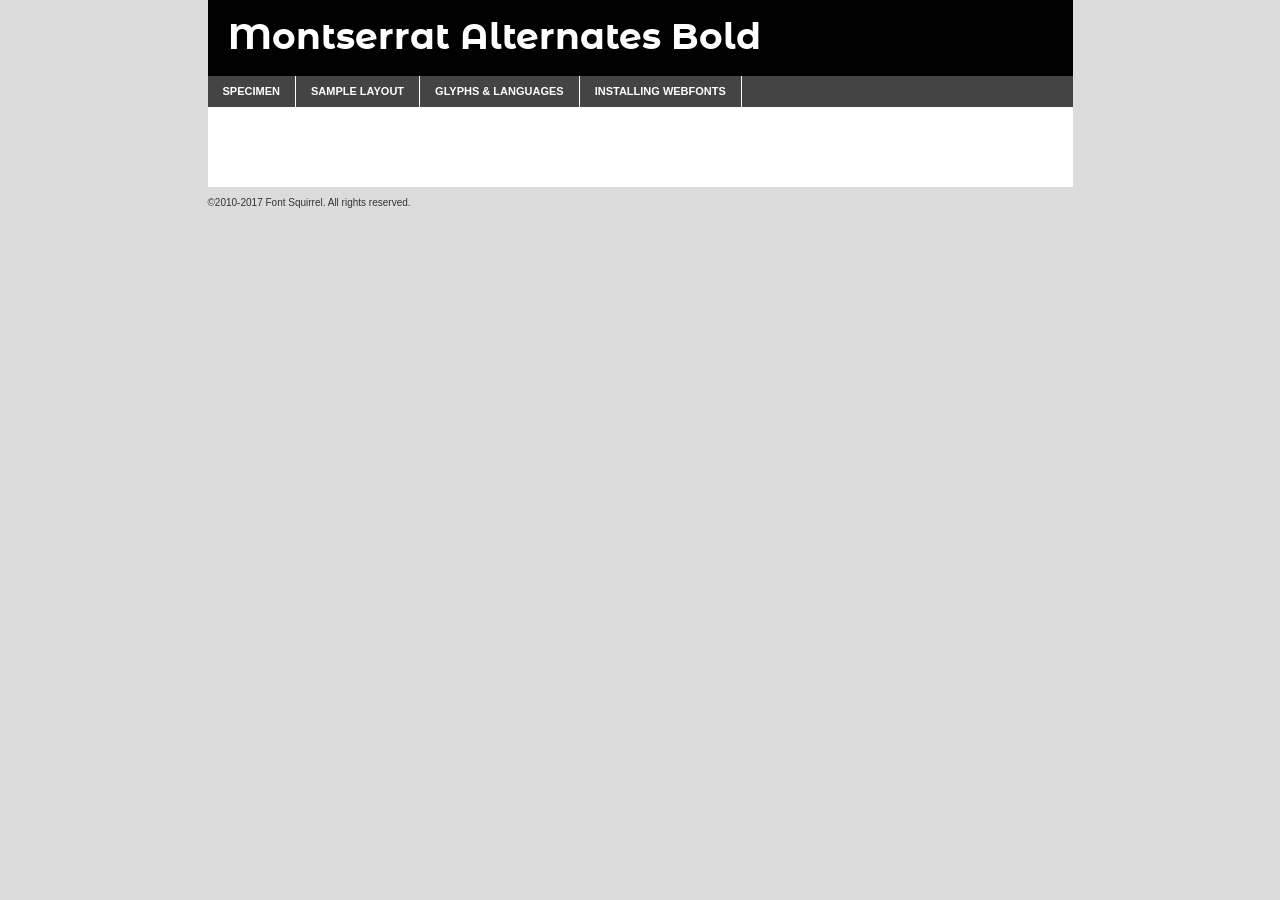
<file: font/Montserrat_alternate_web/montserratalternates-bold-demo.html>
<!DOCTYPE html PUBLIC "-//W3C//DTD XHTML 1.0 Transitional//EN"
        "http://www.w3.org/TR/xhtml1/DTD/xhtml1-transitional.dtd">

<html xmlns="http://www.w3.org/1999/xhtml" xml:lang="en" lang="en">
<head>
    <meta http-equiv="Content-Type" content="text/html; charset=utf-8"/>
    <script src="http://ajax.googleapis.com/ajax/libs/jquery/1.7.2/jquery.min.js" type="text/javascript" charset="utf-8"></script>
    <script type="text/javascript">
		(function($) {
			$.fn.easyTabs = function(option) {
				var param = jQuery.extend({ fadeSpeed: 'fast', defaultContent: 1, activeClass: 'active' }, option);
				$(this).each(function() {
					var thisId = '#' + this.id;
					if ( param.defaultContent == '' )
					{
						param.defaultContent = 1;
					}
					if ( typeof param.defaultContent == 'number' )
					{
						var defaultTab = $(thisId + ' .tabs li:eq(' + (param.defaultContent - 1) + ') a').attr('href').substr(1);
					}
					else
					{
						var defaultTab = param.defaultContent;
					}
					$(thisId + ' .tabs li a').each(function() {
						var tabToHide = $(this).attr('href').substr(1);
						$('#' + tabToHide).addClass('easytabs-tab-content');
					});
					hideAll();
					changeContent(defaultTab);

					function hideAll() {$(thisId + ' .easytabs-tab-content').hide();}

					function changeContent(tabId)
					{
						hideAll();
						$(thisId + ' .tabs li').removeClass(param.activeClass);
						$(thisId + ' .tabs li a[href=#' + tabId + ']').closest('li').addClass(param.activeClass);
						if ( param.fadeSpeed != 'none' )
						{
							$(thisId + ' #' + tabId).fadeIn(param.fadeSpeed);
						}
						else
						{
							$(thisId + ' #' + tabId).show();
						}
					}

					$(thisId + ' .tabs li').click(function() {
						var tabId = $(this).find('a').attr('href').substr(1);
						changeContent(tabId);
						return false;
					});
				});
			}
		})(jQuery);
    </script>
    <link rel="stylesheet" href="specimen_files/specimen_stylesheet.css" type="text/css" charset="utf-8"/>
    <link rel="stylesheet" href="stylesheet.css" type="text/css" charset="utf-8"/>

    <style type="text/css">
        		body {
			font-family: 'montserrat_alternatesbold';
        		}

            </style>

    <title>Montserrat Alternates Bold Specimen</title>


    <script type="text/javascript" charset="utf-8">
		$(document).ready(function() {
			$('#container').easyTabs({ defaultContent: 1 });
		});
    </script>
</head>

<body>
<div id="container">
    <div id="header">
		Montserrat Alternates Bold    </div>
    <ul class="tabs">
        <li><a href="#specimen">Specimen</a></li>
        <li><a href="#layout">Sample Layout</a></li>
		        <li><a href="#glyphs">Glyphs &amp; Languages</a></li>
        <li><a href="#installing">Installing Webfonts</a></li>

    </ul>

    <div id="main_content">


        <div id="specimen">

            <div class="section">
                <div class="grid12 firstcol">
                    <div class="huge">AaBb</div>
                </div>
            </div>

            <div class="section">
                <div class="glyph_range">A&#x200B;B&#x200b;C&#x200b;D&#x200b;E&#x200b;F&#x200b;G&#x200b;H&#x200b;I&#x200b;J&#x200b;K&#x200b;L&#x200b;M&#x200b;N&#x200b;O&#x200b;P&#x200b;Q&#x200b;R&#x200b;S&#x200b;T&#x200b;U&#x200b;V&#x200b;W&#x200b;X&#x200b;Y&#x200b;Z&#x200b;a&#x200b;b&#x200b;c&#x200b;d&#x200b;e&#x200b;f&#x200b;g&#x200b;h&#x200b;i&#x200b;j&#x200b;k&#x200b;l&#x200b;m&#x200b;n&#x200b;o&#x200b;p&#x200b;q&#x200b;r&#x200b;s&#x200b;t&#x200b;u&#x200b;v&#x200b;w&#x200b;x&#x200b;y&#x200b;z&#x200b;1&#x200b;2&#x200b;3&#x200b;4&#x200b;5&#x200b;6&#x200b;7&#x200b;8&#x200b;9&#x200b;0&#x200b;&amp;&#x200b;.&#x200b;,&#x200b;?&#x200b;!&#x200b;&#64;&#x200b;(&#x200b;)&#x200b;#&#x200b;$&#x200b;%&#x200b;*&#x200b;+&#x200b;-&#x200b;=&#x200b;:&#x200b;;</div>
            </div>
            <div class="section">
                <div class="grid12 firstcol">
                    <table class="sample_table">
                        <tr>
                            <td>10</td>
                            <td class="size10">abcdefghijklmnopqrstuvwxyzABCDEFGHIJKLMNOPQRSTUVWXYZ0123456789abcdefghijklmnopqrstuvwxyzABCDEFGHIJKLMNOPQRSTUVWXYZ0123456789abcdefghijklmnopqrstuvwxyzABCDEFGHIJKLMNOPQRSTUVWXYZ</td>
                        </tr>
                        <tr>
                            <td>11</td>
                            <td class="size11">abcdefghijklmnopqrstuvwxyzABCDEFGHIJKLMNOPQRSTUVWXYZ0123456789abcdefghijklmnopqrstuvwxyzABCDEFGHIJKLMNOPQRSTUVWXYZ0123456789abcdefghijklmnopqrstuvwxyzABCDEFGHIJKLMNOPQRSTUVWXYZ</td>
                        </tr>
                        <tr>
                            <td>12</td>
                            <td class="size12">abcdefghijklmnopqrstuvwxyzABCDEFGHIJKLMNOPQRSTUVWXYZ0123456789abcdefghijklmnopqrstuvwxyzABCDEFGHIJKLMNOPQRSTUVWXYZ0123456789abcdefghijklmnopqrstuvwxyzABCDEFGHIJKLMNOPQRSTUVWXYZ</td>
                        </tr>
                        <tr>
                            <td>13</td>
                            <td class="size13">abcdefghijklmnopqrstuvwxyzABCDEFGHIJKLMNOPQRSTUVWXYZ0123456789abcdefghijklmnopqrstuvwxyzABCDEFGHIJKLMNOPQRSTUVWXYZ0123456789abcdefghijklmnopqrstuvwxyzABCDEFGHIJKLMNOPQRSTUVWXYZ</td>
                        </tr>
                        <tr>
                            <td>14</td>
                            <td class="size14">abcdefghijklmnopqrstuvwxyzABCDEFGHIJKLMNOPQRSTUVWXYZ0123456789abcdefghijklmnopqrstuvwxyzABCDEFGHIJKLMNOPQRSTUVWXYZ0123456789abcdefghijklmnopqrstuvwxyzABCDEFGHIJKLMNOPQRSTUVWXYZ</td>
                        </tr>
                        <tr>
                            <td>16</td>
                            <td class="size16">abcdefghijklmnopqrstuvwxyzABCDEFGHIJKLMNOPQRSTUVWXYZ0123456789abcdefghijklmnopqrstuvwxyzABCDEFGHIJKLMNOPQRSTUVWXYZ</td>
                        </tr>
                        <tr>
                            <td>18</td>
                            <td class="size18">abcdefghijklmnopqrstuvwxyzABCDEFGHIJKLMNOPQRSTUVWXYZ0123456789abcdefghijklmnopqrstuvwxyzABCDEFGHIJKLMNOPQRSTUVWXYZ</td>
                        </tr>
                        <tr>
                            <td>20</td>
                            <td class="size20">abcdefghijklmnopqrstuvwxyzABCDEFGHIJKLMNOPQRSTUVWXYZ0123456789abcdefghijklmnopqrstuvwxyzABCDEFGHIJKLMNOPQRSTUVWXYZ</td>
                        </tr>
                        <tr>
                            <td>24</td>
                            <td class="size24">abcdefghijklmnopqrstuvwxyzABCDEFGHIJKLMNOPQRSTUVWXYZ0123456789abcdefghijklmnopqrstuvwxyzABCDEFGHIJKLMNOPQRSTUVWXYZ</td>
                        </tr>
                        <tr>
                            <td>30</td>
                            <td class="size30">abcdefghijklmnopqrstuvwxyzABCDEFGHIJKLMNOPQRSTUVWXYZ0123456789abcdefghijklmnopqrstuvwxyzABCDEFGHIJKLMNOPQRSTUVWXYZ</td>
                        </tr>
                        <tr>
                            <td>36</td>
                            <td class="size36">abcdefghijklmnopqrstuvwxyzABCDEFGHIJKLMNOPQRSTUVWXYZ0123456789abcdefghijklmnopqrstuvwxyzABCDEFGHIJKLMNOPQRSTUVWXYZ</td>
                        </tr>
                        <tr>
                            <td>48</td>
                            <td class="size48">abcdefghijklmnopqrstuvwxyzABCDEFGHIJKLMNOPQRSTUVWXYZ0123456789abcdefghijklmnopqrstuvwxyzABCDEFGHIJKLMNOPQRSTUVWXYZ</td>
                        </tr>
                        <tr>
                            <td>60</td>
                            <td class="size60">abcdefghijklmnopqrstuvwxyzABCDEFGHIJKLMNOPQRSTUVWXYZ0123456789abcdefghijklmnopqrstuvwxyzABCDEFGHIJKLMNOPQRSTUVWXYZ</td>
                        </tr>
                        <tr>
                            <td>72</td>
                            <td class="size72">abcdefghijklmnopqrstuvwxyzABCDEFGHIJKLMNOPQRSTUVWXYZ0123456789abcdefghijklmnopqrstuvwxyzABCDEFGHIJKLMNOPQRSTUVWXYZ</td>
                        </tr>
                        <tr>
                            <td>90</td>
                            <td class="size90">abcdefghijklmnopqrstuvwxyzABCDEFGHIJKLMNOPQRSTUVWXYZ0123456789abcdefghijklmnopqrstuvwxyzABCDEFGHIJKLMNOPQRSTUVWXYZ</td>
                        </tr>
                    </table>

                </div>

            </div>


            <div class="section" id="bodycomparison">


                <div id="xheight">
                    <div class="fontbody">&#x25FC;&#x25FC;&#x25FC;&#x25FC;&#x25FC;&#x25FC;&#x25FC;&#x25FC;&#x25FC;&#x25FC;&#x25FC;&#x25FC;&#x25FC;&#x25FC;&#x25FC;&#x25FC;&#x25FC;&#x25FC;&#x25FC;&#x25FC;&#x25FC;&#x25FC;&#x25FC;&#x25FC;&#x25FC;&#x25FC;&#x25FC;&#x25FC;&#x25FC;&#x25FC;&#x25FC;&#x25FC;&#x25FC;&#x25FC;&#x25FC;&#x25FC;&#x25FC;&#x25FC;&#x25FC;&#x25FC;&#x25FC;&#x25FC;&#x25FC;&#x25FC;&#x25FC;&#x25FC;&#x25FC;&#x25FC;&#x25FC;&#x25FC;&#x25FC;&#x25FC;&#x25FC;&#x25FC;&#x25FC;&#x25FC;&#x25FC;&#x25FC;&#x25FC;&#x25FC;&#x25FC;&#x25FC;&#x25FC;&#x25FC;&#x25FC;&#x25FC;&#x25FC;&#x25FC;&#x25FC;&#x25FC;&#x25FC;&#x25FC;&#x25FC;&#x25FC;&#x25FC;&#x25FC;&#x25FC;&#x25FC;&#x25FC;&#x25FC;&#x25FC;&#x25FC;&#x25FC;&#x25FC;&#x25FC;&#x25FC;&#x25FC;&#x25FC;&#x25FC;&#x25FC;&#x25FC;&#x25FC;&#x25FC;&#x25FC;&#x25FC;&#x25FC;&#x25FC;&#x25FC;&#x25FC;body</div>
                    <div class="arialbody">body</div>
                    <div class="verdanabody">body</div>
                    <div class="georgiabody">body</div>
                </div>
                <div class="fontbody" style="z-index:1">
                    body<span>Montserrat Alternates Bold</span>
                </div>
                <div class="arialbody" style="z-index:1">
                    body<span>Arial</span>
                </div>
                <div class="verdanabody" style="z-index:1">
                    body<span>Verdana</span>
                </div>
                <div class="georgiabody" style="z-index:1">
                    body<span>Georgia</span>
                </div>


            </div>


            <div class="section psample psample_row1" id="">

                <div class="grid2 firstcol">
                    <p class="size10"><span>10.</span>Aenean lacinia bibendum nulla sed consectetur. Fusce dapibus, tellus ac cursus commodo, tortor mauris condimentum nibh, ut fermentum massa justo sit amet risus. Nullam id dolor id nibh ultricies vehicula ut id elit. Cum sociis natoque penatibus et magnis dis parturient montes, nascetur ridiculus mus. Nulla vitae elit libero, a pharetra augue.</p>

                </div>
                <div class="grid3">
                    <p class="size11"><span>11.</span>Aenean lacinia bibendum nulla sed consectetur. Fusce dapibus, tellus ac cursus commodo, tortor mauris condimentum nibh, ut fermentum massa justo sit amet risus. Nullam id dolor id nibh ultricies vehicula ut id elit. Cum sociis natoque penatibus et magnis dis parturient montes, nascetur ridiculus mus. Nulla vitae elit libero, a pharetra augue.</p>

                </div>
                <div class="grid3">
                    <p class="size12"><span>12.</span>Aenean lacinia bibendum nulla sed consectetur. Fusce dapibus, tellus ac cursus commodo, tortor mauris condimentum nibh, ut fermentum massa justo sit amet risus. Nullam id dolor id nibh ultricies vehicula ut id elit. Cum sociis natoque penatibus et magnis dis parturient montes, nascetur ridiculus mus. Nulla vitae elit libero, a pharetra augue.</p>

                </div>
                <div class="grid4">
                    <p class="size13"><span>13.</span>Aenean lacinia bibendum nulla sed consectetur. Fusce dapibus, tellus ac cursus commodo, tortor mauris condimentum nibh, ut fermentum massa justo sit amet risus. Nullam id dolor id nibh ultricies vehicula ut id elit. Cum sociis natoque penatibus et magnis dis parturient montes, nascetur ridiculus mus. Nulla vitae elit libero, a pharetra augue.</p>

                </div>
                <div class="white_blend"></div>

            </div>
            <div class="section psample psample_row2" id="">
                <div class="grid3 firstcol">
                    <p class="size14"><span>14.</span>Aenean lacinia bibendum nulla sed consectetur. Fusce dapibus, tellus ac cursus commodo, tortor mauris condimentum nibh, ut fermentum massa justo sit amet risus. Nullam id dolor id nibh ultricies vehicula ut id elit. Cum sociis natoque penatibus et magnis dis parturient montes, nascetur ridiculus mus. Nulla vitae elit libero, a pharetra augue.</p>

                </div>
                <div class="grid4">
                    <p class="size16"><span>16.</span>Aenean lacinia bibendum nulla sed consectetur. Fusce dapibus, tellus ac cursus commodo, tortor mauris condimentum nibh, ut fermentum massa justo sit amet risus. Nullam id dolor id nibh ultricies vehicula ut id elit. Cum sociis natoque penatibus et magnis dis parturient montes, nascetur ridiculus mus. Nulla vitae elit libero, a pharetra augue.</p>

                </div>
                <div class="grid5">
                    <p class="size18"><span>18.</span>Aenean lacinia bibendum nulla sed consectetur. Fusce dapibus, tellus ac cursus commodo, tortor mauris condimentum nibh, ut fermentum massa justo sit amet risus. Nullam id dolor id nibh ultricies vehicula ut id elit. Cum sociis natoque penatibus et magnis dis parturient montes, nascetur ridiculus mus. Nulla vitae elit libero, a pharetra augue.</p>

                </div>

                <div class="white_blend"></div>

            </div>

            <div class="section psample psample_row3" id="">
                <div class="grid5 firstcol">
                    <p class="size20"><span>20.</span>Aenean lacinia bibendum nulla sed consectetur. Fusce dapibus, tellus ac cursus commodo, tortor mauris condimentum nibh, ut fermentum massa justo sit amet risus. Nullam id dolor id nibh ultricies vehicula ut id elit. Cum sociis natoque penatibus et magnis dis parturient montes, nascetur ridiculus mus. Nulla vitae elit libero, a pharetra augue.</p>
                </div>
                <div class="grid7">
                    <p class="size24"><span>24.</span>Aenean lacinia bibendum nulla sed consectetur. Fusce dapibus, tellus ac cursus commodo, tortor mauris condimentum nibh, ut fermentum massa justo sit amet risus. Nullam id dolor id nibh ultricies vehicula ut id elit. Cum sociis natoque penatibus et magnis dis parturient montes, nascetur ridiculus mus. Nulla vitae elit libero, a pharetra augue.</p>
                </div>

                <div class="white_blend"></div>

            </div>

            <div class="section psample psample_row4" id="">
                <div class="grid12 firstcol">
                    <p class="size30"><span>30.</span>Aenean lacinia bibendum nulla sed consectetur. Fusce dapibus, tellus ac cursus commodo, tortor mauris condimentum nibh, ut fermentum massa justo sit amet risus. Nullam id dolor id nibh ultricies vehicula ut id elit. Cum sociis natoque penatibus et magnis dis parturient montes, nascetur ridiculus mus. Nulla vitae elit libero, a pharetra augue.</p>
                </div>
                <div class="white_blend"></div>

            </div>


            <div class="section psample psample_row1 fullreverse">
                <div class="grid2 firstcol">
                    <p class="size10"><span>10.</span>Aenean lacinia bibendum nulla sed consectetur. Fusce dapibus, tellus ac cursus commodo, tortor mauris condimentum nibh, ut fermentum massa justo sit amet risus. Nullam id dolor id nibh ultricies vehicula ut id elit. Cum sociis natoque penatibus et magnis dis parturient montes, nascetur ridiculus mus. Nulla vitae elit libero, a pharetra augue.</p>

                </div>
                <div class="grid3">
                    <p class="size11"><span>11.</span>Aenean lacinia bibendum nulla sed consectetur. Fusce dapibus, tellus ac cursus commodo, tortor mauris condimentum nibh, ut fermentum massa justo sit amet risus. Nullam id dolor id nibh ultricies vehicula ut id elit. Cum sociis natoque penatibus et magnis dis parturient montes, nascetur ridiculus mus. Nulla vitae elit libero, a pharetra augue.</p>

                </div>
                <div class="grid3">
                    <p class="size12"><span>12.</span>Aenean lacinia bibendum nulla sed consectetur. Fusce dapibus, tellus ac cursus commodo, tortor mauris condimentum nibh, ut fermentum massa justo sit amet risus. Nullam id dolor id nibh ultricies vehicula ut id elit. Cum sociis natoque penatibus et magnis dis parturient montes, nascetur ridiculus mus. Nulla vitae elit libero, a pharetra augue.</p>

                </div>
                <div class="grid4">
                    <p class="size13"><span>13.</span>Aenean lacinia bibendum nulla sed consectetur. Fusce dapibus, tellus ac cursus commodo, tortor mauris condimentum nibh, ut fermentum massa justo sit amet risus. Nullam id dolor id nibh ultricies vehicula ut id elit. Cum sociis natoque penatibus et magnis dis parturient montes, nascetur ridiculus mus. Nulla vitae elit libero, a pharetra augue.</p>

                </div>
                <div class="black_blend"></div>

            </div>

            <div class="section psample psample_row2 fullreverse">
                <div class="grid3 firstcol">
                    <p class="size14"><span>14.</span>Aenean lacinia bibendum nulla sed consectetur. Fusce dapibus, tellus ac cursus commodo, tortor mauris condimentum nibh, ut fermentum massa justo sit amet risus. Nullam id dolor id nibh ultricies vehicula ut id elit. Cum sociis natoque penatibus et magnis dis parturient montes, nascetur ridiculus mus. Nulla vitae elit libero, a pharetra augue.</p>

                </div>
                <div class="grid4">
                    <p class="size16"><span>16.</span>Aenean lacinia bibendum nulla sed consectetur. Fusce dapibus, tellus ac cursus commodo, tortor mauris condimentum nibh, ut fermentum massa justo sit amet risus. Nullam id dolor id nibh ultricies vehicula ut id elit. Cum sociis natoque penatibus et magnis dis parturient montes, nascetur ridiculus mus. Nulla vitae elit libero, a pharetra augue.</p>

                </div>
                <div class="grid5">
                    <p class="size18"><span>18.</span>Aenean lacinia bibendum nulla sed consectetur. Fusce dapibus, tellus ac cursus commodo, tortor mauris condimentum nibh, ut fermentum massa justo sit amet risus. Nullam id dolor id nibh ultricies vehicula ut id elit. Cum sociis natoque penatibus et magnis dis parturient montes, nascetur ridiculus mus. Nulla vitae elit libero, a pharetra augue.</p>

                </div>
                <div class="black_blend"></div>

            </div>

            <div class="section psample fullreverse psample_row3" id="">
                <div class="grid5 firstcol">
                    <p class="size20"><span>20.</span>Aenean lacinia bibendum nulla sed consectetur. Fusce dapibus, tellus ac cursus commodo, tortor mauris condimentum nibh, ut fermentum massa justo sit amet risus. Nullam id dolor id nibh ultricies vehicula ut id elit. Cum sociis natoque penatibus et magnis dis parturient montes, nascetur ridiculus mus. Nulla vitae elit libero, a pharetra augue.</p>
                </div>
                <div class="grid7">
                    <p class="size24"><span>24.</span>Aenean lacinia bibendum nulla sed consectetur. Fusce dapibus, tellus ac cursus commodo, tortor mauris condimentum nibh, ut fermentum massa justo sit amet risus. Nullam id dolor id nibh ultricies vehicula ut id elit. Cum sociis natoque penatibus et magnis dis parturient montes, nascetur ridiculus mus. Nulla vitae elit libero, a pharetra augue.</p>
                </div>

                <div class="black_blend"></div>

            </div>

            <div class="section psample fullreverse psample_row4" id="" style="border-bottom: 20px #000 solid;">
                <div class="grid12 firstcol">
                    <p class="size30"><span>30.</span>Aenean lacinia bibendum nulla sed consectetur. Fusce dapibus, tellus ac cursus commodo, tortor mauris condimentum nibh, ut fermentum massa justo sit amet risus. Nullam id dolor id nibh ultricies vehicula ut id elit. Cum sociis natoque penatibus et magnis dis parturient montes, nascetur ridiculus mus. Nulla vitae elit libero, a pharetra augue.</p>
                </div>
                <div class="black_blend"></div>

            </div>


        </div>

        <div id="layout">

            <div class="section">

                <div class="grid12 firstcol">
                    <h1>Lorem Ipsum Dolor</h1>
                    <h2>Etiam porta sem malesuada magna mollis euismod</h2>

                    <p class="byline">By <a href="#link">Aenean Lacinia</a></p>
                </div>
            </div>
            <div class="section">
                <div class="grid8 firstcol">
                    <p class="large">Donec sed odio dui. Morbi leo risus, porta ac consectetur ac, vestibulum at eros. Fusce dapibus, tellus ac cursus commodo, tortor mauris condimentum nibh, ut fermentum massa justo sit amet risus. </p>


                    <h3>Pellentesque ornare sem</h3>

                    <p>Maecenas sed diam eget risus varius blandit sit amet non magna. Maecenas faucibus mollis interdum. Donec ullamcorper nulla non metus auctor fringilla. Nullam id dolor id nibh ultricies vehicula ut id elit. Nullam id dolor id nibh ultricies vehicula ut id elit. </p>

                    <p>Aenean eu leo quam. Pellentesque ornare sem lacinia quam venenatis vestibulum. Lorem ipsum dolor sit amet, consectetur adipiscing elit. Cum sociis natoque penatibus et magnis dis parturient montes, nascetur ridiculus mus. </p>

                    <p>Nulla vitae elit libero, a pharetra augue. Praesent commodo cursus magna, vel scelerisque nisl consectetur et. Aenean lacinia bibendum nulla sed consectetur. </p>

                    <p>Nullam quis risus eget urna mollis ornare vel eu leo. Nullam quis risus eget urna mollis ornare vel eu leo. Maecenas sed diam eget risus varius blandit sit amet non magna. Donec ullamcorper nulla non metus auctor fringilla. </p>

                    <h3>Cras mattis consectetur</h3>

                    <p>Aenean eu leo quam. Pellentesque ornare sem lacinia quam venenatis vestibulum. Aenean lacinia bibendum nulla sed consectetur. Integer posuere erat a ante venenatis dapibus posuere velit aliquet. Cras mattis consectetur purus sit amet fermentum. </p>

                    <p>Nullam id dolor id nibh ultricies vehicula ut id elit. Nullam quis risus eget urna mollis ornare vel eu leo. Cras mattis consectetur purus sit amet fermentum.</p>
                </div>

                <div class="grid4 sidebar">

                    <div class="box reverse">
                        <p class="last">Nullam quis risus eget urna mollis ornare vel eu leo. Donec ullamcorper nulla non metus auctor fringilla. Cras mattis consectetur purus sit amet fermentum. Sed posuere consectetur est at lobortis. Lorem ipsum dolor sit amet, consectetur adipiscing elit. </p>
                    </div>

                    <p class="caption">Maecenas sed diam eget risus varius.</p>

                    <p>Vestibulum id ligula porta felis euismod semper. Integer posuere erat a ante venenatis dapibus posuere velit aliquet. Vestibulum id ligula porta felis euismod semper. Sed posuere consectetur est at lobortis. Maecenas sed diam eget risus varius blandit sit amet non magna. Fusce dapibus, tellus ac cursus commodo, tortor mauris condimentum nibh, ut fermentum massa justo sit amet risus. </p>


                    <p>Duis mollis, est non commodo luctus, nisi erat porttitor ligula, eget lacinia odio sem nec elit. Aenean lacinia bibendum nulla sed consectetur. Vivamus sagittis lacus vel augue laoreet rutrum faucibus dolor auctor. Aenean lacinia bibendum nulla sed consectetur. Nullam quis risus eget urna mollis ornare vel eu leo. </p>

                    <p>Praesent commodo cursus magna, vel scelerisque nisl consectetur et. Donec ullamcorper nulla non metus auctor fringilla. Maecenas faucibus mollis interdum. Fusce dapibus, tellus ac cursus commodo, tortor mauris condimentum nibh, ut fermentum massa justo sit amet risus. </p>

                </div>
            </div>

        </div>


		

        <div id="glyphs">
            <div class="section">
                <div class="grid12 firstcol">

                    <h1>Language Support</h1>
                    <p>The subset of Montserrat Alternates Bold in this kit supports the following languages:<br/>

						Albanian, Basque, Breton, Chamorro, Danish, Dutch, English, Faroese, Finnish, French, Frisian, Galician, German, Icelandic, Italian, Malagasy, Norwegian, Portuguese, Spanish, Alsatian, Aragonese, Arapaho, Arrernte, Asturian, Aymara, Bislama, Cebuano, Corsican, Fijian, French_creole, Genoese, Gilbertese, Greenlandic, Haitian_creole, Hiligaynon, Hmong, Hopi, Ibanag, Iloko_ilokano, Indonesian, Interglossa_glosa, Interlingua, Irish_gaelic, Jerriais, Lojban, Lombard, Luxembourgeois, Manx, Mohawk, Norfolk_pitcairnese, Occitan, Oromo, Pangasinan, Papiamento, Piedmontese, Potawatomi, Rhaeto-romance, Romansh, Rotokas, Sami_lule, Samoan, Sardinian, Scots_gaelic, Seychelles_creole, Shona, Sicilian, Somali, Southern_ndebele, Swahili, Swati_swazi, Tagalog_filipino_pilipino, Tetum, Tok_pisin, Uyghur_latinized, Volapuk, Walloon, Warlpiri, Xhosa, Yapese, Zulu, Latinbasic, Ubasic, Demo                    </p>
                    <h1>Glyph Chart</h1>
                    <p>The subset of Montserrat Alternates Bold in this kit includes all the glyphs listed below. Unicode entities are included above each glyph to help you insert individual characters into your layout.</p>
                    <div id="glyph_chart">

																																	                                <div><p>&amp;#13;</p>&#13;</div>
																				                                <div><p>&amp;#32;</p>&#32;</div>
																				                                <div><p>&amp;#33;</p>&#33;</div>
																				                                <div><p>&amp;#34;</p>&#34;</div>
																				                                <div><p>&amp;#35;</p>&#35;</div>
																				                                <div><p>&amp;#36;</p>&#36;</div>
																				                                <div><p>&amp;#37;</p>&#37;</div>
																				                                <div><p>&amp;#38;</p>&#38;</div>
																				                                <div><p>&amp;#39;</p>&#39;</div>
																				                                <div><p>&amp;#40;</p>&#40;</div>
																				                                <div><p>&amp;#41;</p>&#41;</div>
																				                                <div><p>&amp;#42;</p>&#42;</div>
																				                                <div><p>&amp;#43;</p>&#43;</div>
																				                                <div><p>&amp;#44;</p>&#44;</div>
																				                                <div><p>&amp;#45;</p>&#45;</div>
																				                                <div><p>&amp;#46;</p>&#46;</div>
																				                                <div><p>&amp;#47;</p>&#47;</div>
																				                                <div><p>&amp;#48;</p>&#48;</div>
																				                                <div><p>&amp;#49;</p>&#49;</div>
																				                                <div><p>&amp;#50;</p>&#50;</div>
																				                                <div><p>&amp;#51;</p>&#51;</div>
																				                                <div><p>&amp;#52;</p>&#52;</div>
																				                                <div><p>&amp;#53;</p>&#53;</div>
																				                                <div><p>&amp;#54;</p>&#54;</div>
																				                                <div><p>&amp;#55;</p>&#55;</div>
																				                                <div><p>&amp;#56;</p>&#56;</div>
																				                                <div><p>&amp;#57;</p>&#57;</div>
																				                                <div><p>&amp;#58;</p>&#58;</div>
																				                                <div><p>&amp;#59;</p>&#59;</div>
																				                                <div><p>&amp;#60;</p>&#60;</div>
																				                                <div><p>&amp;#61;</p>&#61;</div>
																				                                <div><p>&amp;#62;</p>&#62;</div>
																				                                <div><p>&amp;#63;</p>&#63;</div>
																				                                <div><p>&amp;#64;</p>&#64;</div>
																				                                <div><p>&amp;#65;</p>&#65;</div>
																				                                <div><p>&amp;#66;</p>&#66;</div>
																				                                <div><p>&amp;#67;</p>&#67;</div>
																				                                <div><p>&amp;#68;</p>&#68;</div>
																				                                <div><p>&amp;#69;</p>&#69;</div>
																				                                <div><p>&amp;#70;</p>&#70;</div>
																				                                <div><p>&amp;#71;</p>&#71;</div>
																				                                <div><p>&amp;#72;</p>&#72;</div>
																				                                <div><p>&amp;#73;</p>&#73;</div>
																				                                <div><p>&amp;#74;</p>&#74;</div>
																				                                <div><p>&amp;#75;</p>&#75;</div>
																				                                <div><p>&amp;#76;</p>&#76;</div>
																				                                <div><p>&amp;#77;</p>&#77;</div>
																				                                <div><p>&amp;#78;</p>&#78;</div>
																				                                <div><p>&amp;#79;</p>&#79;</div>
																				                                <div><p>&amp;#80;</p>&#80;</div>
																				                                <div><p>&amp;#81;</p>&#81;</div>
																				                                <div><p>&amp;#82;</p>&#82;</div>
																				                                <div><p>&amp;#83;</p>&#83;</div>
																				                                <div><p>&amp;#84;</p>&#84;</div>
																				                                <div><p>&amp;#85;</p>&#85;</div>
																				                                <div><p>&amp;#86;</p>&#86;</div>
																				                                <div><p>&amp;#87;</p>&#87;</div>
																				                                <div><p>&amp;#88;</p>&#88;</div>
																				                                <div><p>&amp;#89;</p>&#89;</div>
																				                                <div><p>&amp;#90;</p>&#90;</div>
																				                                <div><p>&amp;#91;</p>&#91;</div>
																				                                <div><p>&amp;#92;</p>&#92;</div>
																				                                <div><p>&amp;#93;</p>&#93;</div>
																				                                <div><p>&amp;#94;</p>&#94;</div>
																				                                <div><p>&amp;#95;</p>&#95;</div>
																				                                <div><p>&amp;#96;</p>&#96;</div>
																				                                <div><p>&amp;#97;</p>&#97;</div>
																				                                <div><p>&amp;#98;</p>&#98;</div>
																				                                <div><p>&amp;#99;</p>&#99;</div>
																				                                <div><p>&amp;#100;</p>&#100;</div>
																				                                <div><p>&amp;#101;</p>&#101;</div>
																				                                <div><p>&amp;#102;</p>&#102;</div>
																				                                <div><p>&amp;#103;</p>&#103;</div>
																				                                <div><p>&amp;#104;</p>&#104;</div>
																				                                <div><p>&amp;#105;</p>&#105;</div>
																				                                <div><p>&amp;#106;</p>&#106;</div>
																				                                <div><p>&amp;#107;</p>&#107;</div>
																				                                <div><p>&amp;#108;</p>&#108;</div>
																				                                <div><p>&amp;#109;</p>&#109;</div>
																				                                <div><p>&amp;#110;</p>&#110;</div>
																				                                <div><p>&amp;#111;</p>&#111;</div>
																				                                <div><p>&amp;#112;</p>&#112;</div>
																				                                <div><p>&amp;#113;</p>&#113;</div>
																				                                <div><p>&amp;#114;</p>&#114;</div>
																				                                <div><p>&amp;#115;</p>&#115;</div>
																				                                <div><p>&amp;#116;</p>&#116;</div>
																				                                <div><p>&amp;#117;</p>&#117;</div>
																				                                <div><p>&amp;#118;</p>&#118;</div>
																				                                <div><p>&amp;#119;</p>&#119;</div>
																				                                <div><p>&amp;#120;</p>&#120;</div>
																				                                <div><p>&amp;#121;</p>&#121;</div>
																				                                <div><p>&amp;#122;</p>&#122;</div>
																				                                <div><p>&amp;#123;</p>&#123;</div>
																				                                <div><p>&amp;#124;</p>&#124;</div>
																				                                <div><p>&amp;#125;</p>&#125;</div>
																				                                <div><p>&amp;#126;</p>&#126;</div>
																				                                <div><p>&amp;#160;</p>&#160;</div>
																				                                <div><p>&amp;#161;</p>&#161;</div>
																				                                <div><p>&amp;#162;</p>&#162;</div>
																				                                <div><p>&amp;#163;</p>&#163;</div>
																				                                <div><p>&amp;#164;</p>&#164;</div>
																				                                <div><p>&amp;#165;</p>&#165;</div>
																				                                <div><p>&amp;#166;</p>&#166;</div>
																				                                <div><p>&amp;#167;</p>&#167;</div>
																				                                <div><p>&amp;#168;</p>&#168;</div>
																				                                <div><p>&amp;#169;</p>&#169;</div>
																				                                <div><p>&amp;#170;</p>&#170;</div>
																				                                <div><p>&amp;#171;</p>&#171;</div>
																				                                <div><p>&amp;#172;</p>&#172;</div>
																				                                <div><p>&amp;#173;</p>&#173;</div>
																				                                <div><p>&amp;#174;</p>&#174;</div>
																				                                <div><p>&amp;#175;</p>&#175;</div>
																				                                <div><p>&amp;#176;</p>&#176;</div>
																				                                <div><p>&amp;#177;</p>&#177;</div>
																				                                <div><p>&amp;#178;</p>&#178;</div>
																				                                <div><p>&amp;#179;</p>&#179;</div>
																				                                <div><p>&amp;#180;</p>&#180;</div>
																				                                <div><p>&amp;#181;</p>&#181;</div>
																				                                <div><p>&amp;#182;</p>&#182;</div>
																				                                <div><p>&amp;#183;</p>&#183;</div>
																				                                <div><p>&amp;#184;</p>&#184;</div>
																				                                <div><p>&amp;#185;</p>&#185;</div>
																				                                <div><p>&amp;#186;</p>&#186;</div>
																				                                <div><p>&amp;#187;</p>&#187;</div>
																				                                <div><p>&amp;#188;</p>&#188;</div>
																				                                <div><p>&amp;#189;</p>&#189;</div>
																				                                <div><p>&amp;#190;</p>&#190;</div>
																				                                <div><p>&amp;#191;</p>&#191;</div>
																				                                <div><p>&amp;#192;</p>&#192;</div>
																				                                <div><p>&amp;#193;</p>&#193;</div>
																				                                <div><p>&amp;#194;</p>&#194;</div>
																				                                <div><p>&amp;#195;</p>&#195;</div>
																				                                <div><p>&amp;#196;</p>&#196;</div>
																				                                <div><p>&amp;#197;</p>&#197;</div>
																				                                <div><p>&amp;#198;</p>&#198;</div>
																				                                <div><p>&amp;#199;</p>&#199;</div>
																				                                <div><p>&amp;#200;</p>&#200;</div>
																				                                <div><p>&amp;#201;</p>&#201;</div>
																				                                <div><p>&amp;#202;</p>&#202;</div>
																				                                <div><p>&amp;#203;</p>&#203;</div>
																				                                <div><p>&amp;#204;</p>&#204;</div>
																				                                <div><p>&amp;#205;</p>&#205;</div>
																				                                <div><p>&amp;#206;</p>&#206;</div>
																				                                <div><p>&amp;#207;</p>&#207;</div>
																				                                <div><p>&amp;#208;</p>&#208;</div>
																				                                <div><p>&amp;#209;</p>&#209;</div>
																				                                <div><p>&amp;#210;</p>&#210;</div>
																				                                <div><p>&amp;#211;</p>&#211;</div>
																				                                <div><p>&amp;#212;</p>&#212;</div>
																				                                <div><p>&amp;#213;</p>&#213;</div>
																				                                <div><p>&amp;#214;</p>&#214;</div>
																				                                <div><p>&amp;#215;</p>&#215;</div>
																				                                <div><p>&amp;#216;</p>&#216;</div>
																				                                <div><p>&amp;#217;</p>&#217;</div>
																				                                <div><p>&amp;#218;</p>&#218;</div>
																				                                <div><p>&amp;#219;</p>&#219;</div>
																				                                <div><p>&amp;#220;</p>&#220;</div>
																				                                <div><p>&amp;#221;</p>&#221;</div>
																				                                <div><p>&amp;#222;</p>&#222;</div>
																				                                <div><p>&amp;#223;</p>&#223;</div>
																				                                <div><p>&amp;#224;</p>&#224;</div>
																				                                <div><p>&amp;#225;</p>&#225;</div>
																				                                <div><p>&amp;#226;</p>&#226;</div>
																				                                <div><p>&amp;#227;</p>&#227;</div>
																				                                <div><p>&amp;#228;</p>&#228;</div>
																				                                <div><p>&amp;#229;</p>&#229;</div>
																				                                <div><p>&amp;#230;</p>&#230;</div>
																				                                <div><p>&amp;#231;</p>&#231;</div>
																				                                <div><p>&amp;#232;</p>&#232;</div>
																				                                <div><p>&amp;#233;</p>&#233;</div>
																				                                <div><p>&amp;#234;</p>&#234;</div>
																				                                <div><p>&amp;#235;</p>&#235;</div>
																				                                <div><p>&amp;#236;</p>&#236;</div>
																				                                <div><p>&amp;#237;</p>&#237;</div>
																				                                <div><p>&amp;#238;</p>&#238;</div>
																				                                <div><p>&amp;#239;</p>&#239;</div>
																				                                <div><p>&amp;#240;</p>&#240;</div>
																				                                <div><p>&amp;#241;</p>&#241;</div>
																				                                <div><p>&amp;#242;</p>&#242;</div>
																				                                <div><p>&amp;#243;</p>&#243;</div>
																				                                <div><p>&amp;#244;</p>&#244;</div>
																				                                <div><p>&amp;#245;</p>&#245;</div>
																				                                <div><p>&amp;#246;</p>&#246;</div>
																				                                <div><p>&amp;#247;</p>&#247;</div>
																				                                <div><p>&amp;#248;</p>&#248;</div>
																				                                <div><p>&amp;#249;</p>&#249;</div>
																				                                <div><p>&amp;#250;</p>&#250;</div>
																				                                <div><p>&amp;#251;</p>&#251;</div>
																				                                <div><p>&amp;#252;</p>&#252;</div>
																				                                <div><p>&amp;#253;</p>&#253;</div>
																				                                <div><p>&amp;#254;</p>&#254;</div>
																				                                <div><p>&amp;#255;</p>&#255;</div>
																				                                <div><p>&amp;#338;</p>&#338;</div>
																				                                <div><p>&amp;#339;</p>&#339;</div>
																				                                <div><p>&amp;#376;</p>&#376;</div>
																				                                <div><p>&amp;#710;</p>&#710;</div>
																				                                <div><p>&amp;#732;</p>&#732;</div>
																				                                <div><p>&amp;#8192;</p>&#8192;</div>
																				                                <div><p>&amp;#8193;</p>&#8193;</div>
																				                                <div><p>&amp;#8194;</p>&#8194;</div>
																				                                <div><p>&amp;#8195;</p>&#8195;</div>
																				                                <div><p>&amp;#8196;</p>&#8196;</div>
																				                                <div><p>&amp;#8197;</p>&#8197;</div>
																				                                <div><p>&amp;#8198;</p>&#8198;</div>
																				                                <div><p>&amp;#8199;</p>&#8199;</div>
																				                                <div><p>&amp;#8200;</p>&#8200;</div>
																				                                <div><p>&amp;#8201;</p>&#8201;</div>
																				                                <div><p>&amp;#8202;</p>&#8202;</div>
																				                                <div><p>&amp;#8208;</p>&#8208;</div>
																				                                <div><p>&amp;#8209;</p>&#8209;</div>
																				                                <div><p>&amp;#8210;</p>&#8210;</div>
																				                                <div><p>&amp;#8211;</p>&#8211;</div>
																				                                <div><p>&amp;#8212;</p>&#8212;</div>
																				                                <div><p>&amp;#8216;</p>&#8216;</div>
																				                                <div><p>&amp;#8217;</p>&#8217;</div>
																				                                <div><p>&amp;#8218;</p>&#8218;</div>
																				                                <div><p>&amp;#8220;</p>&#8220;</div>
																				                                <div><p>&amp;#8221;</p>&#8221;</div>
																				                                <div><p>&amp;#8222;</p>&#8222;</div>
																				                                <div><p>&amp;#8226;</p>&#8226;</div>
																				                                <div><p>&amp;#8230;</p>&#8230;</div>
																				                                <div><p>&amp;#8239;</p>&#8239;</div>
																				                                <div><p>&amp;#8249;</p>&#8249;</div>
																				                                <div><p>&amp;#8250;</p>&#8250;</div>
																				                                <div><p>&amp;#8287;</p>&#8287;</div>
																				                                <div><p>&amp;#8364;</p>&#8364;</div>
																				                                <div><p>&amp;#8482;</p>&#8482;</div>
																				                                <div><p>&amp;#9724;</p>&#9724;</div>
																				                                <div><p>&amp;#64257;</p>&#64257;</div>
																				                                <div><p>&amp;#64258;</p>&#64258;</div>
																																																										                    </div>
                </div>


            </div>
        </div>


        <div id="specs">

        </div>

        <div id="installing">
            <div class="section">
                <div class="grid7 firstcol">
                    <h1>Installing Webfonts</h1>

                    <p>Webfonts are supported by all major browser platforms but not all in the same way. There are currently four different font formats that must be included in order to target all browsers. This includes TTF, WOFF, EOT and SVG.</p>

                    <h2>1. Upload your webfonts</h2>
                    <p>You must upload your webfont kit to your website. They should be in or near the same directory as your CSS files.</p>

                    <h2>2. Include the webfont stylesheet</h2>
                    <p>A special CSS @font-face declaration helps the various browsers select the appropriate font it needs without causing you a bunch of headaches. Learn more about this syntax by reading the <a href="https://www.fontspring.com/blog/further-hardening-of-the-bulletproof-syntax">Fontspring blog post</a> about it. The code for it is as follows:</p>


                    <code>
                        @font-face{
                        font-family: 'MyWebFont';
                        src: url('WebFont.eot');
                        src: url('WebFont.eot?#iefix') format('embedded-opentype'),
                        url('WebFont.woff') format('woff'),
                        url('WebFont.ttf') format('truetype'),
                        url('WebFont.svg#webfont') format('svg');
                        }
                    </code>

                    <p>We've already gone ahead and generated the code for you. All you have to do is link to the stylesheet in your HTML, like this:</p>
                    <code>&lt;link rel=&quot;stylesheet&quot; href=&quot;stylesheet.css&quot; type=&quot;text/css&quot; charset=&quot;utf-8&quot; /&gt;</code>

                    <h2>3. Modify your own stylesheet</h2>
                    <p>To take advantage of your new fonts, you must tell your stylesheet to use them. Look at the original @font-face declaration above and find the property called "font-family." The name linked there will be what you use to reference the font. Prepend that webfont name to the font stack in the "font-family" property, inside the selector you want to change. For example:</p>
                    <code>p { font-family: 'WebFont', Arial, sans-serif; }</code>

                    <h2>4. Test</h2>
                    <p>Getting webfonts to work cross-browser <em>can</em> be tricky. Use the information in the sidebar to help you if you find that fonts aren't loading in a particular browser.</p>
                </div>

                <div class="grid5 sidebar">
                    <div class="box">
                        <h2>Troubleshooting<br/>Font-Face Problems</h2>
                        <p>Having trouble getting your webfonts to load in your new website? Here are some tips to sort out what might be the problem.</p>

                        <h3>Fonts not showing in any browser</h3>

                        <p>This sounds like you need to work on the plumbing. You either did not upload the fonts to the correct directory, or you did not link the fonts properly in the CSS. If you've confirmed that all this is correct and you still have a problem, take a look at your .htaccess file and see if requests are getting intercepted.</p>

                        <h3>Fonts not loading in iPhone or iPad</h3>

                        <p>The most common problem here is that you are serving the fonts from an IIS server. IIS refuses to serve files that have unknown MIME types. If that is the case, you must set the MIME type for SVG to "image/svg+xml" in the server settings. Follow these instructions from Microsoft if you need help.</p>

                        <h3>Fonts not loading in Firefox</h3>

                        <p>The primary reason for this failure? You are still using a version Firefox older than 3.5. So upgrade already! If that isn't it, then you are very likely serving fonts from a different domain. Firefox requires that all font assets be served from the same domain. Lastly it is possible that you need to add WOFF to your list of MIME types (if you are serving via IIS.)</p>

                        <h3>Fonts not loading in IE</h3>

                        <p>Are you looking at Internet Explorer on an actual Windows machine or are you cheating by using a service like Adobe BrowserLab? Many of these screenshot services do not render @font-face for IE. Best to test it on a real machine.</p>

                        <h3>Fonts not loading in IE9</h3>

                        <p>IE9, like Firefox, requires that fonts be served from the same domain as the website. Make sure that is the case.</p>
                    </div>
                </div>
            </div>

        </div>

    </div>
    <div id="footer">
        <p>&copy;2010-2017 Font Squirrel. All rights reserved.</p>
    </div>
</div>
</body>
</html>
</file>
<file: style/style.css>
/*---------------Reset Css----------------------------*/
*, ::before, ::after{
    margin:0;
    padding:0;
    box-sizing: border-box;
}
/*----------------Root----------------------------------*/
:root {
    --DarkGreen: hsl(150, 20%, 25%,1);
    --mediumGreen: hsl(131, 22%, 29%,1);
    --green:hsl(123, 21%, 42%,1);
    --lightGreen:hsl(82, 20%, 62%,1);
    --bcg:hsl(46, 15%, 83%,1);
    --h1Title:22px;
    --h2Title:18px;
    --h3Title:16px;
    --p:14px;
}
/*---------------------Font-----------------------------*/
@font-face {
    font-family: 'arapeyregular';
    src: url('../font/Arapey_web/arapey-regular-webfont.woff2') format('woff2'),
         url('../font/Arapey_web/arapey-regular-webfont.woff') format('woff');
    font-weight: normal;
    font-style: normal;
}
@font-face {
    font-family: 'arapeyitalic';
    src: url('../font/Arapey_web/arapey-italic-webfont.woff2') format('woff2'),
         url('../font/Arapey_web/arapey-italic-webfont.woff') format('woff');
    font-weight: normal;
    font-style: normal;
}
@font-face {
    font-family: 'montserrat_alternatesbold';
    src: url('../font/Montserrat_alternate_web/montserratalternates-bold-webfont.woff2') format('woff2'),
         url('../font/Montserrat_alternate_web/montserratalternates-bold-webfont.woff') format('woff');
    font-weight: normal;
    font-style: normal;
}
@font-face {
    font-family: 'montserrat_alternatesitalic';
    src: url('../font/Montserrat_alternate_web/montserratalternates-italic-webfont.woff2') format('woff2'),
         url('../font/Montserrat_alternate_web/montserratalternates-italic-webfont.woff') format('woff');
    font-weight: normal;
    font-style: normal;

}
@font-face {
    font-family: 'montserrat_alternateslight';
    src: url('../font/Montserrat_alternate_web/montserratalternates-light-webfont.woff2') format('woff2'),
         url('../font/Montserrat_alternate_web/montserratalternates-light-webfont.woff') format('woff');
    font-weight: normal;
    font-style: normal;

}
@font-face {
    font-family: 'montserrat_alternatesmedium';
    src: url('../font/Montserrat_alternate_web/montserratalternates-medium-webfont.woff2') format('woff2'),
         url('../font/Montserrat_alternate_web/montserratalternates-medium-webfont.woff') format('woff');
    font-weight: normal;
    font-style: normal;
}
@font-face {
    font-family: 'montserrat_alternatesregular';
    src: url('../font/Montserrat_alternate_web/montserratalternates-regular-webfont.woff2') format('woff2'),
         url('../font/Montserrat_alternate_web/montserratalternates-regular-webfont.woff') format('woff');
    font-weight: normal;
    font-style: normal;
}

h1 {
  font-family: 'montserrat_alternatesbold';  
}
/*---------------------------------------------------------CSS-NAV-------------------------------------------------------------------------------*/
.nav-container{
   background-color: var(--bcg); 
   display:flex;
   flex-direction: column;
   align-items: flex-end;
   padding:10px;
}
.header-nav{
    display:flex;
    justify-content: space-between;
    padding: 0px 0px;
    align-items: center;
    width:100%;
}
.header-nav .logo{
    width:70px;
    height:70px;
    display:flex;
}
.header-nav .logo img {
    width:100%;
    height:100%;
    border-radius:50%;
}
.icone-burger{
    display:flex;
    justify-content: flex-end;
    width:45px;
    cursor: pointer;
}
.icone-burger svg {
    width:100%;
    height:100%;
}
.icone-burger svg>path{
    fill:var(--DarkGreen);
}
.nav-bar {
    align-self: center;
    display:none;
}
.display-nav-bar{
    display:block;
}
.nav-bar ul {
    list-style-type: none;
}
.nav-bar ul li {
    padding: 10px 0;
}
.nav-bar ul li a {
    display:inline-block;
}
.nav-bar ul .deroulant>ul {
    margin: 0px 50px;
    background-color: var(--bcg);
    padding: 10px;
}
.nav-bar ul li .sous{
    display:none;
}
.nav-bar ul li:hover .sous {
    position:absolute;
    display:flex;
    flex-direction: column;
    align-items: center;
    width:170px;
}
.nav-bar ul a {
    text-decoration:none;
    color: var(--green);
    font-size: var(--h2Title);
}
.nav-bar ul a:hover {
    color: var(--DarkGreen);
    transition:0.4s;
}
.log{
    display:flex;
    justify-content: center;
    padding : 50px 0px ;
    background-color: var(--bcg);
}
.log .btn{
    width:50%;
    height:30px;
    display:flex;
    justify-content: center;
    align-items: center;
    background-color: var(--green);
    border-radius: 15px;
    padding: 20px 0;
    transition:0.4s;
}
.log .btn:hover {
    background-color: var(--DarkGreen);
}
.log .btn a {
    color:white;
    font-size: var(--h2Title);
    display:inline-block;
    text-decoration: none;
}
.search-container{
    display:none;
}
/*------------------------nav desktop----------------------------------*/
@media screen and (min-width:769px) {
    nav {
        display:flex;
        flex-wrap: wrap;
        background-color: var(--bcg);
        padding:20px;
    }
    .header-nav {
        width:20%;
        justify-content: center;
        align-items: center;
    }
    .header-nav .icone-burger{
        display:none;
    }
    .header-nav .logo{
        width:100px;
        height:100px;
    }
    .nav-container{
        flex-direction:row;
        justify-content: space-between;
        width:80%;
    }
    .nav-bar {
        display:flex;
        width :80%;
        justify-content: center;
    }
    .header-nav {
        width:20%
    }
    .nav-bar ul{
        display:flex;
        justify-content: center;
    }
    .nav-bar ul a {
        display:inline-block;
        padding-right :45px;
        font-size: var(--h1Title);   
    }
    .log {
        width:20%;
    }
    .log .btn {
        width: 75%;
    }
    .search-container{
        display:flex;
        width:100%;
        justify-content: center;
    }
    .search {
        display:flex;
        background-color: var(--lightGreen);
        padding:15px;
        border-radius: 25px;
        margin-right:20px;
        width:500px;
        justify-content: space-around;
    }
    .icone-container{
        padding:10px;
        display:flex;
        align-items: center;
    }
    .icone-container svg{
        width:30px;
        height:30px;
    }
    .icone-container svg>path {
        fill:var(--DarkGreen);
    }
    .input-search {
        padding:10px;
        display:flex;
        align-items: center;
    }
    .input-search label {
        display:none;
    }
    .input-search input {
        border-radius:15px;
        height:30px;
        width:200px;
    }
    .input-search input:focus {
        outline: solid 3px #3a5a40;
    }
    .search .btn {
        display:flex;
        align-items: center;
        justify-content: center;
        padding:10px;
        background-color: var(--green);
        border-radius: 25px;
        width:250px;
        cursor:pointer;
        color:var(--bcg);
        transition:0.5s
    }
    .search .btn:hover{
        background-color: var(--DarkGreen);
    }
}

/* css de marqueinfo audi */
.info{
    justify-content: center;
    padding-left: 20%;
    padding-right: 20%;
     width: 100%;
    background-color: #a3b18a;
    padding-bottom: 10px;
    color: #3a5a40;
}
.image{
    background-image: url("../img/road-carlili.png");
    background-color: #a3b18a;
    padding-top: 20%;
    padding-bottom: 10px;
    font-size: 22px;
    color: #a3b18a ;   
}
.au>img{
    width: 600px;
    justify-content: center;
align-items: center;
  
}
.vehicule{
    border-radius: 20px;
    margin: 20px 0px;
    background-color: #dad7cd;
    justify-content: center;
   padding-bottom: 10px;
    
    display: grid;
    grid-template-columns: 40% 40%;
    padding-left: 10%;
}
/* css gamme forma ordi*/
.container-gamme{
    margin: 0%;
    background-color: #dad7cd;
    justify-content: space-around;
    display: flex;
    padding: 10px;
    flex-wrap: wrap;
}
.card-container{
    background-color: #a3b18a;
    align-items: center;
    justify-content: center;
    text-align: center;
    color: #3a5a40;
    padding: 10px;
    width:33%;
    margin-top: 10px;
}

.card-body{
   justify-content: center;
   
}
.pictures>img{
    
    width: 100%;
    justify-content: center;
}
.places>img{
    width: 25px;
    margin-right:10px;
}
.places{
    display: flex;
    padding-left: 43%;
    margin-top: 10px;
    margin-bottom: 10px;
}
.butt>a>button{
    border-radius: 10px;
    color: #a3b18a;
    background-color:hsl(123, 21%, 42%,1);
    width: 60%;
    margin-top: 10px;
    justify-content: center;
    border:hsl(123, 21%, 42%,1);
    transition:0.5s;
}
.butt>a>button:hover{
    color:hsl(46, 15%, 83%,1);
    background-color: hsl(150, 20%, 25%,1);
}
/*css gamme giniral*/
.container-gammeginiral{
    background-color:#dad7cd;
    width: 100%;
    margin: 0%; 
display: block;
text-align: center;
}
.model-gamme{
    background-color: #dad7cd;
    

  
    color: hsl(150, 20%, 25%,1);
    
}
.debu{
    color:hsl(150, 20%, 25%,1);
}

.caroussel-image>a>img{
    width: 800px;
 
}
.caroussel-image2>a>img{
    width: 800px;

}
.caroussel-image3>a>img{
    width: 800px;
    
}
.contenu_carou_auto>h2{
    padding-top: 10%;
    
}
/* css marqueinfo forma mobile*/

@media  screen and (max-width:768px) {
    .au>img{
        width: 200px;
    }
    .container-info{
        display: grid;

    }
    .info{
        display: grid;
        display: block;
    }
    .vehicule{
        display: grid;
        display: block;
    }
    .au>img{
        justify-content: center;
    }
    .image{
        font-size: 14px;
        padding-left: 10px;
        padding-top: 30%;
    }
    /*css gam forma mobil*/
    .container-gamme{
        display: grid;
        width: 100%;
        justify-content: space-around;
    }
    .pictures{
        width: 340px;
    }
    .card-container{
        width: 100%;
        margin-top: 10px;
    }
    /*mcss page gamme general*/
    .container-gammeginiral{
        width: 100%;
    }
    .model-gamme{
        width: 100%;
    }
    .caroussel-image>a>img{
        width: 300px;
     
    }
    .caroussel-image2>a>img{
        width: 300px;
    
    }
    .caroussel-image3>a>img{
        width: 300px;
    }
}
        

/* css de footer*/
footer{
    background-color:hsl(150, 20%, 25%,1);
    padding-top: 50px;
      color:hsl(82, 20%, 62%,1);
      border-top-left-radius: 10% 10% ;
      border-top-right-radius: 10% 10%;
}
.me-fo>a{
    color:hsl(123, 21%, 42%,1) ;
}
footer>.fo>.me-fo>h3{
    
    color:hsl(82, 20%, 62%,1);
}
.fo{
    
    grid-template-columns: 25% 25% 25% 25%;
    display: grid;
 
}
.logo-fo>img{
    width: 100px;
    padding-left: 30px;
}
.qui>img{
    width: 50px;
}
.marc>ul>li>img{
    width: 60px;
    justify-content: center;
    text-align: center;
}
.me-fo>ul{
    list-style-type: none;
   line-height: 30px;

}
.qui{
    line-height: 30px;
    
   
}
.marc>ul{
    display: flex;
   list-style-type: none;
 text-align: center;   
   
}
.fin{
    padding-top: 50px;
    padding-bottom: 30px;
   text-align: center;
   line-height: 30px;
}
.aud>img{
    width: 60px;
    justify-content: center;
}
.aud1>img{
    width: 60px;
    justify-content: center;
}
.aud2>img{
    width: 60px;
    justify-content: center;
}
.aud3>img{
    width: 80px;
    justify-content: center;
}
.marc>h3{
    padding-bottom: 10px;
}


/*css connection  forma ordi*/
.container-connection{
    margin: 0%;
    background-color: #a3b18a;
    width: 100%;
    height: 100%;
    display: grid;
    justify-content: center;
    padding: 5%;
    }
    .connect-title{
    text-align: center;
    color: hsl(123, 21%, 42%,1);
    padding-bottom: 50px;
    background-color:#dad7cd;
    
    }
    .form-container{
    display: grid;
    padding: 5%;
    color: hsl(131, 22%, 29%,1);
    grid-template-columns: 60% 40%;
    background-color: #dad7cd;
    
    }
    .conne{
        display: grid;
        padding-right: 10%;
        display: block;
    }
    .conne1{
        display: flex;
        flex-direction: column;
        align-items: center;
        border: solid 1px;
        background-color: #588157;
        padding-top: 10%;
        padding-right: 10%;
        border-radius: 5px;
        color: #3a5a40;  
    }
    .checkbox{
       display:flex;  
       padding-bottom: 5%; 
       color: #dad7cd;
    }
    label{
        color: #dad7cd;
    }
    .name{
        padding: 2%;
    }
    .prenom{
        padding: 2%;
    }
    .telephone{
        padding: 2%;
    }
    .email{
        padding: 2%;
    }
    .password{
        padding: 2%;
    }
    button{
        padding: 2%;
    }
    .log-in{
        padding: 2%;
        color: #dad7cd;
        text-align: center;
    }
    a{
        text-decoration: hsl(150, 20%, 25%,1);
        color: hsl(46, 15%, 83%,1);
       transition: 0.5s;
    }
    a:hover{
        color:hsl(150, 20%, 25%,1);
    }
    @media  screen and (max-width:768px) {
        /* css footer pour forma mobile*/
        footer{
            margin: 0%;
            display: block;
            background-color:#344e41;
               }
             
               .qui{
                   display: grid;
                   padding-left: 30px;
                   padding-bottom: 20px;
               }
               .marc{
                   display: grid;
                  padding-left: 30px;
                   
                   padding-top: 10px;
               }
               .me-fo{
                   display: grid;
                  padding-left: 30px;   
               }
            .fo{
                display: block;
                line-height: 30px;
            }
            .me-fo , .qui{
                display: grid;
                grid-template-rows: 20% 40%;
            }
            .bo{
                display: grid;
                grid-template-columns:  40% 25% 25%;
            }
            .qui>img{
                width: 40px;
            }
            .container-connection{
                width: 100%;
                  }
                  .connect-title{
                      width: 100%;
              
                  }
                  .connect-title>h2{
                      font-size: 20px;
              
                  }
                .conne1{
                    width: 100%;
                }
                .form-container{
                    display: block;
                }
    }
.container-accueil{
    display: flex;
    flex-direction: column;
    justify-content: center;
    align-items: center;
}
.bloc1{
    display: flex;
    flex-direction: row;
    background: var(--bcg);
}
.gamme{
    display: flex;
    flex-direction: row;
    justify-content: center;
    padding-bottom:10px;
    background: var(--bcg);
}
.title-gamme{
    position: absolute;
     padding-top: 50px;
     padding-left: 10px; 
    font-size: var(--h1Title);
    width: 100%;
    color: var(--mediumGreen);
}
.story-container{
    /* margin:1%; */
    background: var(--bcg);
    padding: 20px;
    color: var(--mediumGreen);
}
.customers>img{
 width:80%;
 padding:10%;
 border-radius:66%;
}
.offre-container{
    text-align: center;
    
}
#audiOffre{
   position: relative;
   left: 0;
}
.exception{
    padding-left: 0%;
}
@media  screen and (max-width:768px) {
   .container-accueil{
    display: flex;
    flex-direction: column;
   }

   .gamme{
    display: flex;
    flex-direction: column;
}
.bloc1{
    display: flex;
    flex-direction: column;
    background: var(--bcg);
}
.title-gamme{
    visibility: hidden;
}

}
</file>
<file: font/Arapey_web/specimen_files/specimen_stylesheet.css>
@import url('grid_12-825-55-15.css');

/*  
	CSS Reset by Eric Meyer - Released under Public Domain
    http://meyerweb.com/eric/tools/css/reset/
*/
html, body, div, span, applet, object, iframe,
h1, h2, h3, h4, h5, h6, p, blockquote, pre,
a, abbr, acronym, address, big, cite, code,
del, dfn, em, font, img, ins, kbd, q, s, samp,
small, strike, strong, sub, sup, tt, var,
b, u, i, center, dl, dt, dd, ol, ul, li,
fieldset, form, label, legend, table,
caption, tbody, tfoot, thead, tr, th, td {
	margin:         0;
	padding:        0;
	border:         0;
	outline:        0;
	font-size:      100%;
	vertical-align: baseline;
	background:     transparent;
}

body {
	line-height: 1;
}

ol, ul {
	list-style: none;
}

blockquote, q {
	quotes: none;
}

blockquote:before, blockquote:after,
q:before, q:after {
	content: '';
	content: none;
}

:focus {
	outline: 0;
}

ins {
	text-decoration: none;
}

del {
	text-decoration: line-through;
}

table {
	border-collapse: collapse;
	border-spacing:  0;
}


body {
	color:            #000;
	background-color: #dcdcdc;
}

a {
	text-decoration: none;
	color:           #1883ba;
}

h1 {
	font-size:     32px;
	font-weight:   normal;
	font-style:    normal;
	margin-bottom: 18px;
}

h2 {
	font-size: 18px;
}

#container {
	width:  865px;
	margin: 0px auto;
}


#header {
	padding:          20px;
	font-size:        36px;
	background-color: #000;
	color:            #fff;
}

#header span {
	color: #666;
}

#main_content {
	background-color: #fff;
	padding:          60px 20px 20px;
}


#footer p {
	margin:         0;
	padding-top:    10px;
	padding-bottom: 50px;
	color:          #333;
	font:           10px Arial, sans-serif;
}

.tabs {
	width:            100%;
	height:           31px;
	background-color: #444;
}

.tabs li {
	float:            left;
	margin:           0;
	overflow:         hidden;
	background-color: #444;
}

.tabs li a {
	display:         block;
	color:           #fff;
	text-decoration: none;
	font:            bold 11px/11px 'Arial';
	text-transform:  uppercase;
	padding:         10px 15px;
	border-right:    1px solid #fff;
}

.tabs li a:hover {
	background-color: #00b3ff;

}

.tabs li.active a {
	color:            #000;
	background-color: #fff;
}


div.huge {

	font-size:      300px;
	line-height:    1em;
	padding:        0;
	letter-spacing: -.02em;
	overflow:       hidden;
}

div.glyph_range {
	font-size:   72px;
	line-height: 1.1em;
}

.size10 {
	font-size: 10px;
}

.size11 {
	font-size: 11px;
}

.size12 {
	font-size: 12px;
}

.size13 {
	font-size: 13px;
}

.size14 {
	font-size: 14px;
}

.size16 {
	font-size: 16px;
}

.size18 {
	font-size: 18px;
}

.size20 {
	font-size: 20px;
}

.size24 {
	font-size: 24px;
}

.size30 {
	font-size: 30px;
}

.size36 {
	font-size: 36px;
}

.size48 {
	font-size: 48px;
}

.size60 {
	font-size: 60px;
}

.size72 {
	font-size: 72px;
}

.size90 {
	font-size: 90px;
}


.psample_row1 {
	height: 120px;
}

.psample_row1 {
	height: 120px;
}

.psample_row2 {
	height: 160px;
}

.psample_row3 {
	height: 160px;
}

.psample_row4 {
	height: 160px;
}

.psample {
	overflow: hidden;
	position: relative;
}

.psample p {
	line-height: 1.3em;
	display:     block;
	overflow:    hidden;
	margin:      0;
}

.psample span {
	margin-right: .5em;
}

.white_blend {
	width:            100%;
	height:           61px;
	background-image: url([data-uri]);
	position:         absolute;
	bottom:           0;
}

.black_blend {
	width:            100%;
	height:           61px;
	background-image: url([data-uri]);
	position:         absolute;
	bottom:           0;
}

.fullreverse {
	background:    #000 !important;
	color:         #fff !important;
	margin-left:   -20px;
	padding-left:  20px;
	margin-right:  -20px;
	padding-right: 20px;
	padding:       20px;
	margin-bottom: 0;
}


.sample_table td {
	padding-top:    3px;
	padding-bottom: 5px;
	padding-left:   5px;
	vertical-align: middle;
	line-height:    1.2em;
}

.sample_table td:first-child {
	background-color: #eee;
	text-align:       right;
	padding-right:    5px;
	padding-left:     0;
	padding:          5px;
	font:             11px/12px 'Courier New', Courier, mono;
}

code {
	white-space:      pre;
	background-color: #eee;
	display:          block;
	padding:          10px;
	margin-bottom:    18px;
	overflow:         auto;
}


.bottom, .last {
	margin-bottom:  0 !important;
	padding-bottom: 0 !important;
}

.box {
	padding:       18px;
	margin-bottom: 18px;
	background:    #eee;
}

.reverse, .reversed {
	background: #000 !important;
	color:      #fff !important;
	border:     none !important;
}

#bodycomparison {
	position:    relative;
	overflow:    hidden;
	font-size:   72px;
	height:      90px;
	white-space: nowrap;
}

#bodycomparison div {
	font-size:   72px;
	line-height: 90px;
	display:     inline;
	margin:      0 15px 0 0;
	padding:     0;
}

#bodycomparison div span {
	font:     10px Arial;
	position: absolute;
	left:     0;
}

#xheight {
	float:       none;
	position:    absolute;
	color:       #d9f3ff;
	font-size:   72px;
	line-height: 90px;
}

.fontbody {
	position: relative;
}

.arialbody {
	font-family: Arial;
	position:    relative;
}

.verdanabody {
	font-family: Verdana;
	position:    relative;
}

.georgiabody {
	font-family: Georgia;
	position:    relative;
}

/* @group Layout page
 */

#layout h1 {
	font-size:   36px;
	line-height: 42px;
	font-weight: normal;
	font-style:  normal;
}

#layout h2 {
	font-size:   24px;
	line-height: 23px;
	font-weight: normal;
	font-style:  normal;
}

#layout h3 {
	font-size:   22px;
	line-height: 1.4em;
	margin-top:  1em;
	font-weight: normal;
	font-style:  normal;
}


#layout p.byline {
	font-size:     12px;
	margin-top:    18px;
	line-height:   12px;
	margin-bottom: 0;
}

#layout p {
	font-size:     14px;
	line-height:   21px;
	margin-bottom: .5em;
}

#layout p.large {
	font-size:   18px;
	line-height: 26px;
}

#layout .sidebar p {
	font-size:   12px;
	line-height: 1.4em;
}

#layout p.caption {
	font-size:     10px;
	margin-top:    -16px;
	margin-bottom: 18px;
}

/* @end */

/* @group Glyphs */

#glyph_chart div {
	background-color: #d9f3ff;
	color:            black;
	float:            left;
	font-size:        36px;
	height:           1.2em;
	line-height:      1.2em;
	margin-bottom:    1px;
	margin-right:     1px;
	text-align:       center;
	width:            1.2em;
	position:         relative;
	padding:          .6em .2em .2em;
}

#glyph_chart div p {
	position:         absolute;
	left:             0;
	top:              0;
	display:          block;
	text-align:       center;
	font:             bold 9px Arial, sans-serif;
	background-color: #3a768f;
	width:            100%;
	color:            #fff;
	padding:          2px 0;
}


#glyphs h1 {
	font-family: Arial, sans-serif;
}

/* @end */

/* @group Installing */

#installing {
	font: 13px Arial, sans-serif;
}

#installing p,
#glyphs p {
	line-height:   1.2em;
	margin-bottom: 18px;
	font:          13px Arial, sans-serif;
}


#installing h3 {
	font-size:  15px;
	margin-top: 18px;
}

/* @end */

#rendering h1 {
	font-family: Arial, sans-serif;
}

.render_table td {
	font:           11px 'Courier New', Courier, mono;
	vertical-align: middle;
}
</file>
<file: font/Arapey_web/stylesheet.css>
/*! Generated by Font Squirrel (https://www.fontsquirrel.com) on November 30, 2022 */



@font-face {
    font-family: 'arapeyregular';
    src: url('arapey-regular-webfont.woff2') format('woff2'),
         url('arapey-regular-webfont.woff') format('woff');
    font-weight: normal;
    font-style: normal;

}




@font-face {
    font-family: 'arapeyitalic';
    src: url('arapey-italic-webfont.woff2') format('woff2'),
         url('arapey-italic-webfont.woff') format('woff');
    font-weight: normal;
    font-style: normal;

}
</file>
<file: font/Montserrat_alternate_web/specimen_files/specimen_stylesheet.css>
@import url('grid_12-825-55-15.css');

/*  
	CSS Reset by Eric Meyer - Released under Public Domain
    http://meyerweb.com/eric/tools/css/reset/
*/
html, body, div, span, applet, object, iframe,
h1, h2, h3, h4, h5, h6, p, blockquote, pre,
a, abbr, acronym, address, big, cite, code,
del, dfn, em, font, img, ins, kbd, q, s, samp,
small, strike, strong, sub, sup, tt, var,
b, u, i, center, dl, dt, dd, ol, ul, li,
fieldset, form, label, legend, table,
caption, tbody, tfoot, thead, tr, th, td {
	margin:         0;
	padding:        0;
	border:         0;
	outline:        0;
	font-size:      100%;
	vertical-align: baseline;
	background:     transparent;
}

body {
	line-height: 1;
}

ol, ul {
	list-style: none;
}

blockquote, q {
	quotes: none;
}

blockquote:before, blockquote:after,
q:before, q:after {
	content: '';
	content: none;
}

:focus {
	outline: 0;
}

ins {
	text-decoration: none;
}

del {
	text-decoration: line-through;
}

table {
	border-collapse: collapse;
	border-spacing:  0;
}


body {
	color:            #000;
	background-color: #dcdcdc;
}

a {
	text-decoration: none;
	color:           #1883ba;
}

h1 {
	font-size:     32px;
	font-weight:   normal;
	font-style:    normal;
	margin-bottom: 18px;
}

h2 {
	font-size: 18px;
}

#container {
	width:  865px;
	margin: 0px auto;
}


#header {
	padding:          20px;
	font-size:        36px;
	background-color: #000;
	color:            #fff;
}

#header span {
	color: #666;
}

#main_content {
	background-color: #fff;
	padding:          60px 20px 20px;
}


#footer p {
	margin:         0;
	padding-top:    10px;
	padding-bottom: 50px;
	color:          #333;
	font:           10px Arial, sans-serif;
}

.tabs {
	width:            100%;
	height:           31px;
	background-color: #444;
}

.tabs li {
	float:            left;
	margin:           0;
	overflow:         hidden;
	background-color: #444;
}

.tabs li a {
	display:         block;
	color:           #fff;
	text-decoration: none;
	font:            bold 11px/11px 'Arial';
	text-transform:  uppercase;
	padding:         10px 15px;
	border-right:    1px solid #fff;
}

.tabs li a:hover {
	background-color: #00b3ff;

}

.tabs li.active a {
	color:            #000;
	background-color: #fff;
}


div.huge {

	font-size:      300px;
	line-height:    1em;
	padding:        0;
	letter-spacing: -.02em;
	overflow:       hidden;
}

div.glyph_range {
	font-size:   72px;
	line-height: 1.1em;
}

.size10 {
	font-size: 10px;
}

.size11 {
	font-size: 11px;
}

.size12 {
	font-size: 12px;
}

.size13 {
	font-size: 13px;
}

.size14 {
	font-size: 14px;
}

.size16 {
	font-size: 16px;
}

.size18 {
	font-size: 18px;
}

.size20 {
	font-size: 20px;
}

.size24 {
	font-size: 24px;
}

.size30 {
	font-size: 30px;
}

.size36 {
	font-size: 36px;
}

.size48 {
	font-size: 48px;
}

.size60 {
	font-size: 60px;
}

.size72 {
	font-size: 72px;
}

.size90 {
	font-size: 90px;
}


.psample_row1 {
	height: 120px;
}

.psample_row1 {
	height: 120px;
}

.psample_row2 {
	height: 160px;
}

.psample_row3 {
	height: 160px;
}

.psample_row4 {
	height: 160px;
}

.psample {
	overflow: hidden;
	position: relative;
}

.psample p {
	line-height: 1.3em;
	display:     block;
	overflow:    hidden;
	margin:      0;
}

.psample span {
	margin-right: .5em;
}

.white_blend {
	width:            100%;
	height:           61px;
	background-image: url([data-uri]);
	position:         absolute;
	bottom:           0;
}

.black_blend {
	width:            100%;
	height:           61px;
	background-image: url([data-uri]);
	position:         absolute;
	bottom:           0;
}

.fullreverse {
	background:    #000 !important;
	color:         #fff !important;
	margin-left:   -20px;
	padding-left:  20px;
	margin-right:  -20px;
	padding-right: 20px;
	padding:       20px;
	margin-bottom: 0;
}


.sample_table td {
	padding-top:    3px;
	padding-bottom: 5px;
	padding-left:   5px;
	vertical-align: middle;
	line-height:    1.2em;
}

.sample_table td:first-child {
	background-color: #eee;
	text-align:       right;
	padding-right:    5px;
	padding-left:     0;
	padding:          5px;
	font:             11px/12px 'Courier New', Courier, mono;
}

code {
	white-space:      pre;
	background-color: #eee;
	display:          block;
	padding:          10px;
	margin-bottom:    18px;
	overflow:         auto;
}


.bottom, .last {
	margin-bottom:  0 !important;
	padding-bottom: 0 !important;
}

.box {
	padding:       18px;
	margin-bottom: 18px;
	background:    #eee;
}

.reverse, .reversed {
	background: #000 !important;
	color:      #fff !important;
	border:     none !important;
}

#bodycomparison {
	position:    relative;
	overflow:    hidden;
	font-size:   72px;
	height:      90px;
	white-space: nowrap;
}

#bodycomparison div {
	font-size:   72px;
	line-height: 90px;
	display:     inline;
	margin:      0 15px 0 0;
	padding:     0;
}

#bodycomparison div span {
	font:     10px Arial;
	position: absolute;
	left:     0;
}

#xheight {
	float:       none;
	position:    absolute;
	color:       #d9f3ff;
	font-size:   72px;
	line-height: 90px;
}

.fontbody {
	position: relative;
}

.arialbody {
	font-family: Arial;
	position:    relative;
}

.verdanabody {
	font-family: Verdana;
	position:    relative;
}

.georgiabody {
	font-family: Georgia;
	position:    relative;
}

/* @group Layout page
 */

#layout h1 {
	font-size:   36px;
	line-height: 42px;
	font-weight: normal;
	font-style:  normal;
}

#layout h2 {
	font-size:   24px;
	line-height: 23px;
	font-weight: normal;
	font-style:  normal;
}

#layout h3 {
	font-size:   22px;
	line-height: 1.4em;
	margin-top:  1em;
	font-weight: normal;
	font-style:  normal;
}


#layout p.byline {
	font-size:     12px;
	margin-top:    18px;
	line-height:   12px;
	margin-bottom: 0;
}

#layout p {
	font-size:     14px;
	line-height:   21px;
	margin-bottom: .5em;
}

#layout p.large {
	font-size:   18px;
	line-height: 26px;
}

#layout .sidebar p {
	font-size:   12px;
	line-height: 1.4em;
}

#layout p.caption {
	font-size:     10px;
	margin-top:    -16px;
	margin-bottom: 18px;
}

/* @end */

/* @group Glyphs */

#glyph_chart div {
	background-color: #d9f3ff;
	color:            black;
	float:            left;
	font-size:        36px;
	height:           1.2em;
	line-height:      1.2em;
	margin-bottom:    1px;
	margin-right:     1px;
	text-align:       center;
	width:            1.2em;
	position:         relative;
	padding:          .6em .2em .2em;
}

#glyph_chart div p {
	position:         absolute;
	left:             0;
	top:              0;
	display:          block;
	text-align:       center;
	font:             bold 9px Arial, sans-serif;
	background-color: #3a768f;
	width:            100%;
	color:            #fff;
	padding:          2px 0;
}


#glyphs h1 {
	font-family: Arial, sans-serif;
}

/* @end */

/* @group Installing */

#installing {
	font: 13px Arial, sans-serif;
}

#installing p,
#glyphs p {
	line-height:   1.2em;
	margin-bottom: 18px;
	font:          13px Arial, sans-serif;
}


#installing h3 {
	font-size:  15px;
	margin-top: 18px;
}

/* @end */

#rendering h1 {
	font-family: Arial, sans-serif;
}

.render_table td {
	font:           11px 'Courier New', Courier, mono;
	vertical-align: middle;
}
</file>
<file: font/Montserrat_alternate_web/stylesheet.css>
/*! Generated by Font Squirrel (https://www.fontsquirrel.com) on November 30, 2022 */



@font-face {
    font-family: 'montserrat_alternatesbold';
    src: url('montserratalternates-bold-webfont.woff2') format('woff2'),
         url('montserratalternates-bold-webfont.woff') format('woff');
    font-weight: normal;
    font-style: normal;

}




@font-face {
    font-family: 'montserrat_alternatesitalic';
    src: url('montserratalternates-italic-webfont.woff2') format('woff2'),
         url('montserratalternates-italic-webfont.woff') format('woff');
    font-weight: normal;
    font-style: normal;

}




@font-face {
    font-family: 'montserrat_alternateslight';
    src: url('montserratalternates-light-webfont.woff2') format('woff2'),
         url('montserratalternates-light-webfont.woff') format('woff');
    font-weight: normal;
    font-style: normal;

}




@font-face {
    font-family: 'montserrat_alternatesmedium';
    src: url('montserratalternates-medium-webfont.woff2') format('woff2'),
         url('montserratalternates-medium-webfont.woff') format('woff');
    font-weight: normal;
    font-style: normal;

}




@font-face {
    font-family: 'montserrat_alternatesregular';
    src: url('montserratalternates-regular-webfont.woff2') format('woff2'),
         url('montserratalternates-regular-webfont.woff') format('woff');
    font-weight: normal;
    font-style: normal;

}
</file>
